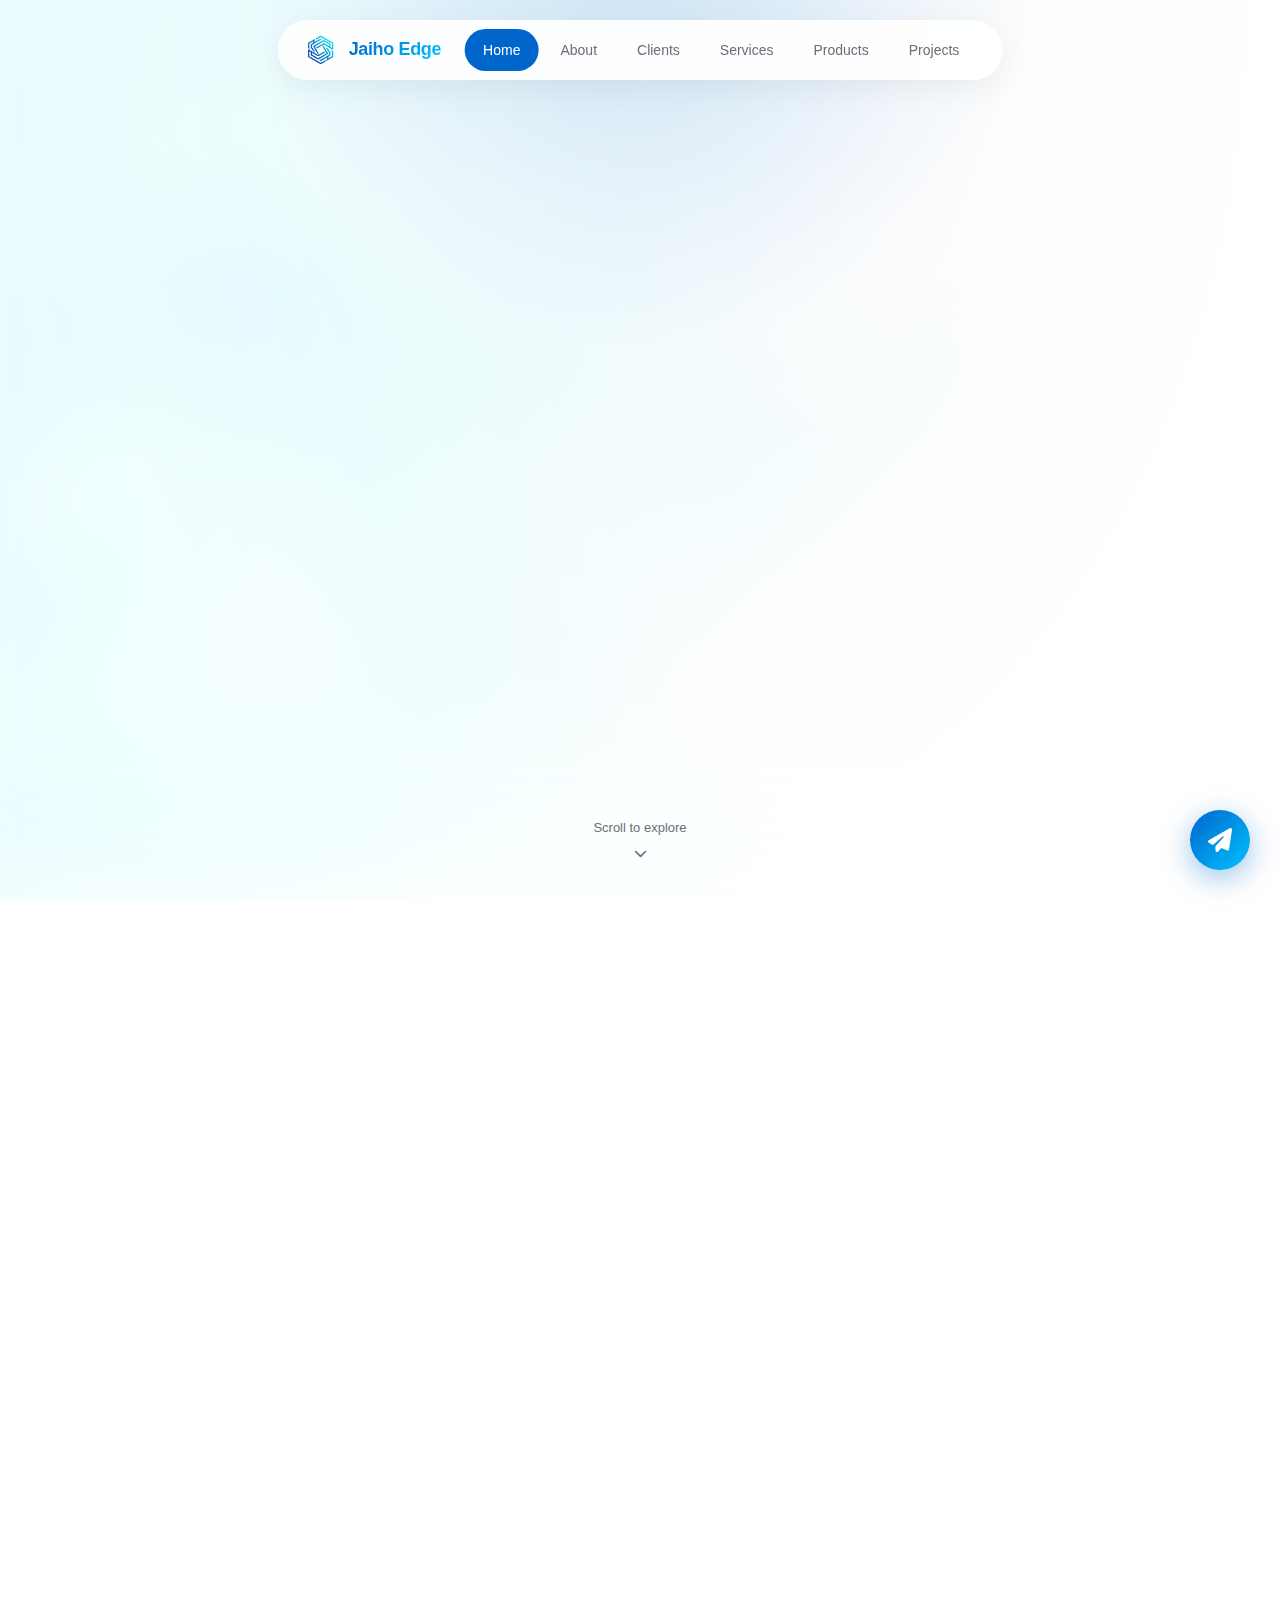
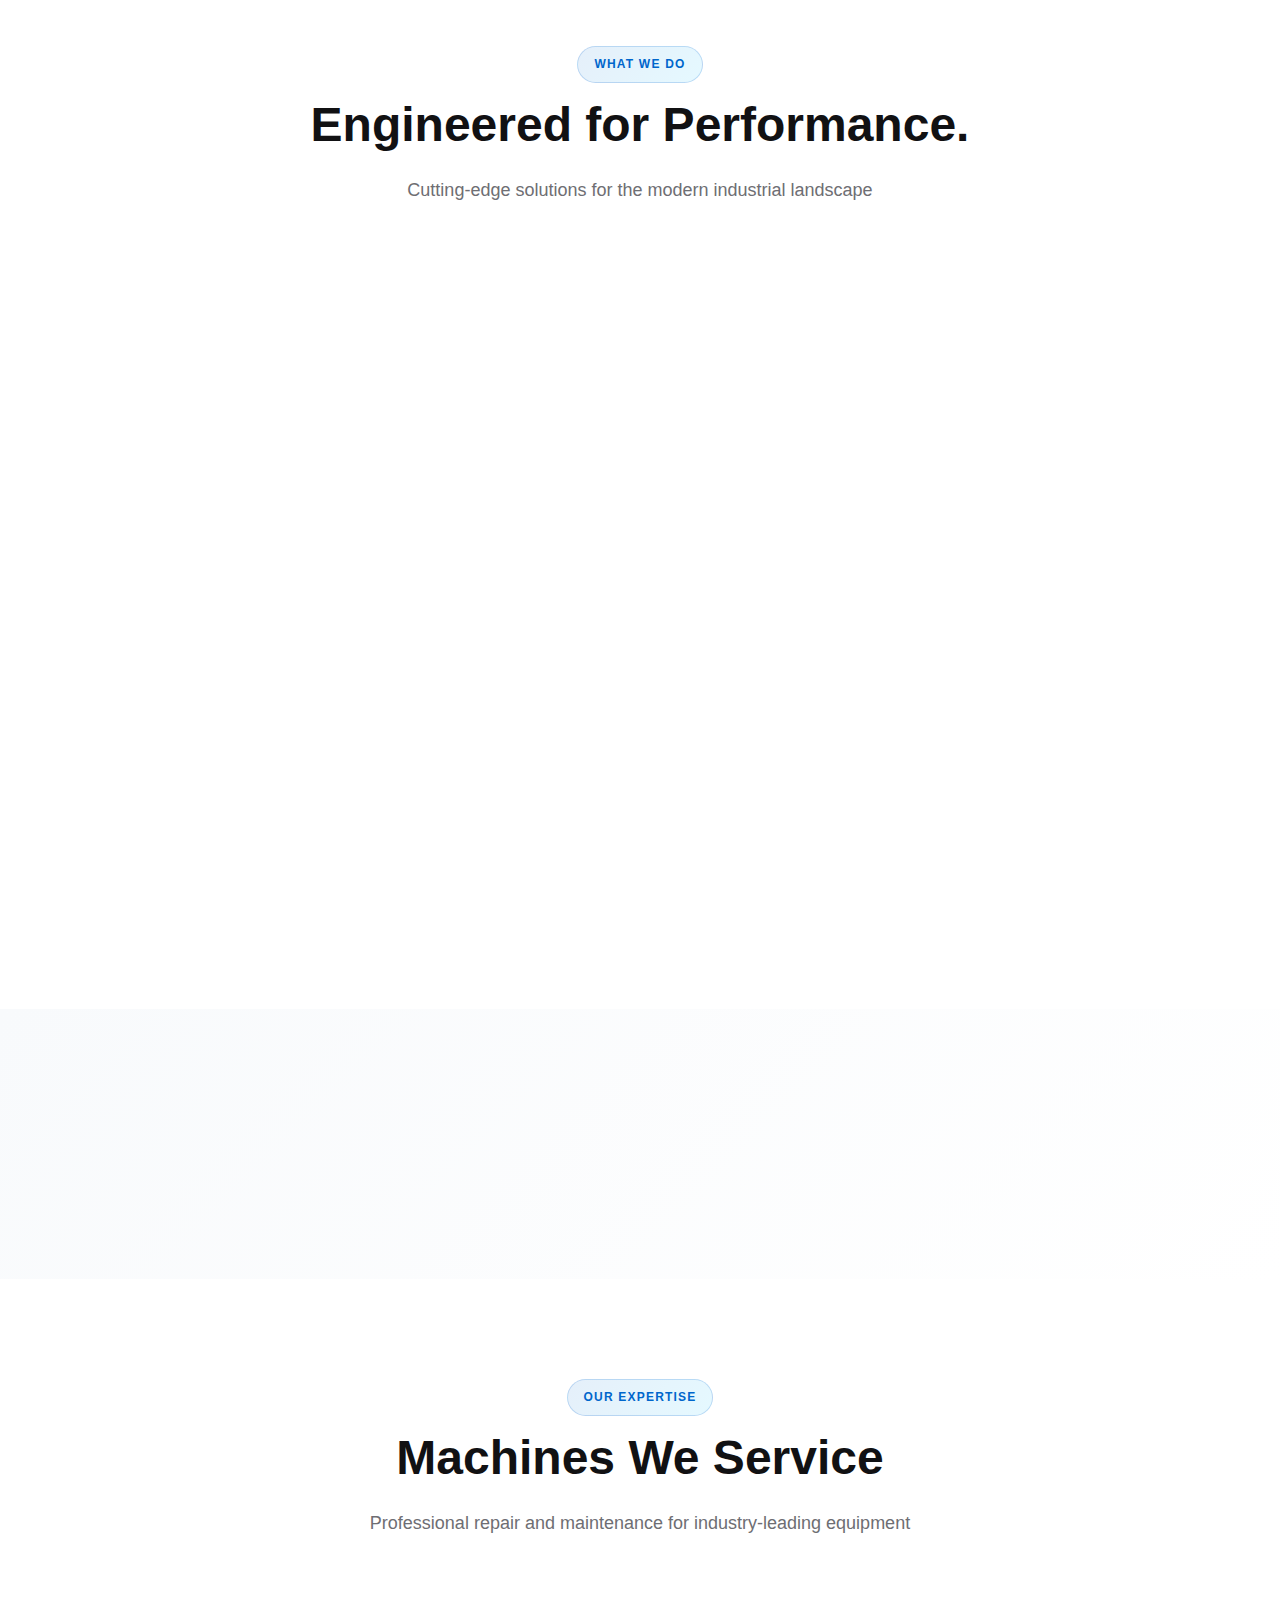
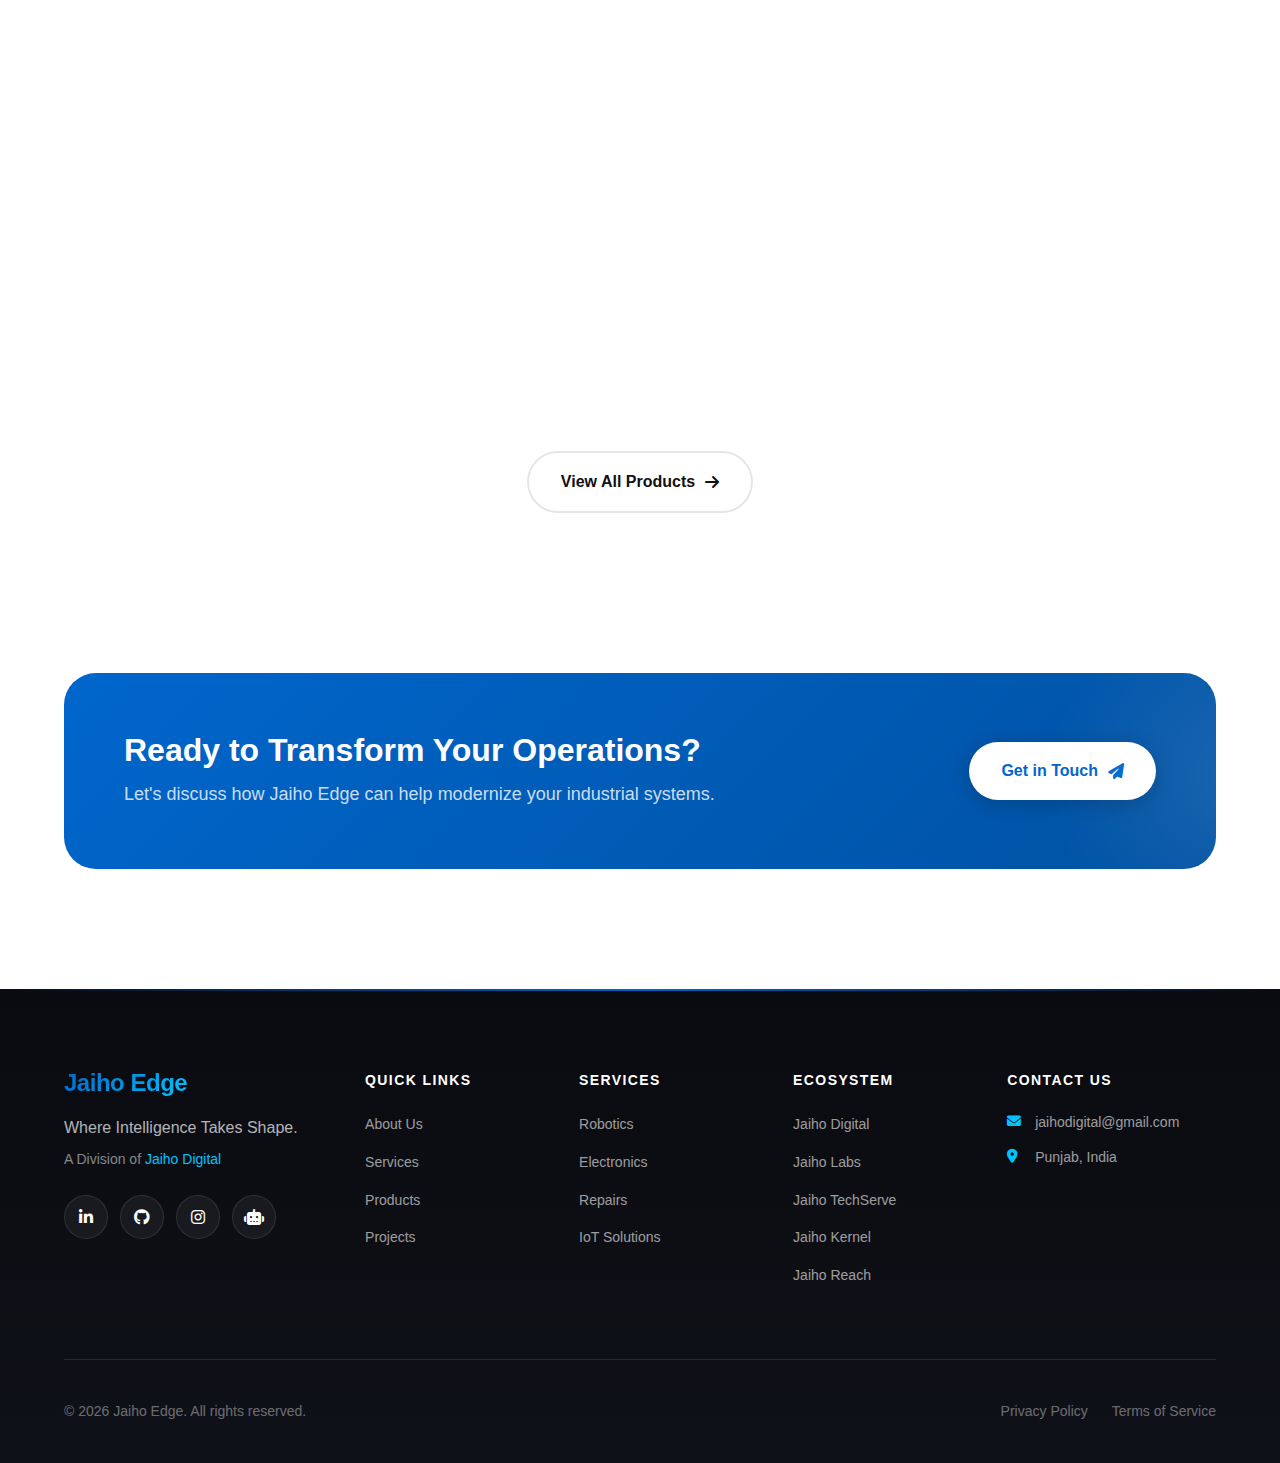
<file: index.html>
<!DOCTYPE html>
<html lang="en">

<head>
    <meta charset="UTF-8">
    <meta name="viewport" content="width=device-width, initial-scale=1.0">
    <title>Jaiho Edge - Where Intelligence Takes Shape</title>
    <meta name="description"
        content="Jaiho Edge specializes in robotics, automation, precision electronics repair, and industrial imaging systems. A Division of Jaiho Digital.">
    <link rel="stylesheet" href="css/styles.css">
    <link rel="stylesheet" href="https://cdnjs.cloudflare.com/ajax/libs/font-awesome/6.5.1/css/all.min.css">
    <link rel="icon" href="assets/jaiho-edge-logo.png" sizes="any">
</head>

<body>

    <!-- Island Navbar -->
    <nav class="navbar">
        <a href="index.html" class="logo">
            <img src="assets/jaiho-edge-logo.png" alt="Jaiho Edge Logo" class="logo-icon">
            <span class="logo-text">Jaiho Edge</span>
        </a>
        <div class="nav-links">
            <a href="index.html" class="active">Home</a>
            <a href="about.html">About</a>
            <a href="clients.html">Clients</a>
            <a href="services.html">Services</a>
            <a href="products.html">Products</a>
            <a href="projects.html">Projects</a>
        </div>
        <button class="mobile-menu-btn" aria-label="Toggle menu">
            <span></span>
            <span></span>
            <span></span>
        </button>
    </nav>

    <!-- Hero Section -->
    <section class="hero">
        <div class="hero-glow"></div>
        <div class="hero-content">
            <div class="hero-badge">Engineering & Services</div>
            <h1>Where Intelligence<br>Takes Shape.</h1>
            <p>Forging the future of physical technology. From advanced robotics to precision electronics repair, we
                bridge the gap between digital intelligence and real-world execution.</p>
            <div class="hero-buttons">
                <a href="#robotics" class="cta-button">
                    <span>Discover Our Work</span>
                    <i class="fas fa-arrow-right"></i>
                </a>
                <a href="services.html" class="cta-button-secondary">
                    <span>Our Services</span>
                </a>
            </div>
        </div>
        <div class="hero-scroll-indicator">
            <span>Scroll to explore</span>
            <i class="fas fa-chevron-down"></i>
        </div>
    </section>

    <!-- Robotics Feature Section -->
    <section class="section" id="robotics">
        <div class="container">
            <div class="robotics-showcase card-wide shadow-lg">
                <div class="robotics-text">
                    <div class="section-badge">New Frontier</div>
                    <h2>Robotics & Automation.</h2>
                    <p class="robotics-desc">
                        We engineer the physical limbs of the digital mind. Our custom robotic solutions bridge the gap
                        between AI commands and real-world execution.
                    </p>
                    <div class="robotics-features">
                        <div class="feature-item">
                            <div class="feature-icon">
                                <i class="fas fa-industry"></i>
                            </div>
                            <div>
                                <h5>Industrial Automation</h5>
                                <p>High-torque actuators and precision control systems for factory floors.</p>
                            </div>
                        </div>
                        <div class="feature-item">
                            <div class="feature-icon">
                                <i class="fas fa-robot"></i>
                            </div>
                            <div>
                                <h5>Service Robots</h5>
                                <p>Autonomous units designed for human-centric environments.</p>
                            </div>
                        </div>
                    </div>
                    <a href="services.html" class="learn-more-link">
                        <span>Learn more about our robotics</span>
                        <i class="fas fa-arrow-right"></i>
                    </a>
                </div>
                <div class="robotics-img"></div>
            </div>
        </div>
    </section>

    <!-- Bento Grid Services -->
    <section class="section" id="services" style="padding-top: 0;">
        <div class="container">
            <div class="section-header">
                <div class="section-badge">What We Do</div>
                <h2 class="text-center">Engineered for Performance.</h2>
                <p class="section-subtitle">Cutting-edge solutions for the modern industrial landscape</p>
            </div>
            <div class="grid-section">

                <!-- Electronics -->
                <div class="card card-half card-dark">
                    <div class="card-icon">
                        <i class="fas fa-microchip"></i>
                    </div>
                    <h3>Embedded Electronics</h3>
                    <p>Custom PCB architectures designed for extreme durability and efficiency.</p>
                    <img src="assets/electronics.png" class="card-bg" alt="Electronics">
                </div>

                <!-- IoT -->
                <div class="card card-half card-gradient">
                    <div class="card-icon">
                        <i class="fas fa-network-wired"></i>
                    </div>
                    <h3>IoT Ecosystems</h3>
                    <p>Seamlessly connecting devices to the Jaiho Kernel cloud infrastructure.</p>
                    <div class="card-decorative"></div>
                </div>

                <!-- Repairs (Wide) -->
                <div class="card card-wide card-featured" id="repairs">
                    <img src="assets/fujifilm-frontier.png" class="card-bg" alt="Repairs">
                    <div class="card-content-wide">
                        <div class="card-main">
                            <div class="card-icon">
                                <i class="fas fa-tools"></i>
                            </div>
                            <h3>Precision Repairs</h3>
                            <p>Authorized maintenance for high-value industrial imaging systems. We breathe new life
                                into legacy hardware with expert diagnostics and repair.</p>
                        </div>
                        <div class="card-machines">
                            <h4>Supported Systems</h4>
                            <ul class="machine-list">
                                <li>
                                    <i class="fas fa-check-circle"></i>
                                    <span>Fujifilm Frontier (LPS / Standard)</span>
                                </li>
                                <li>
                                    <i class="fas fa-check-circle"></i>
                                    <span>Noritsu (3200 / 3700 / 3800)</span>
                                </li>
                                <li>
                                    <i class="fas fa-check-circle"></i>
                                    <span>Complex Board Diagnostics</span>
                                </li>
                            </ul>
                        </div>
                    </div>
                </div>

            </div>
        </div>
    </section>

    <!-- Stats Section -->
    <section class="section stats-section">
        <div class="container">
            <div class="stats-grid">
                <div class="stat-item">
                    <div class="stat-number" data-count="150">150+</div>
                    <div class="stat-label">Machines Repaired</div>
                </div>
                <div class="stat-item">
                    <div class="stat-number" data-count="50">50+</div>
                    <div class="stat-label">Happy Clients</div>
                </div>
                <div class="stat-item">
                    <div class="stat-number" data-count="10">10+</div>
                    <div class="stat-label">Years Experience</div>
                </div>
                <div class="stat-item">
                    <div class="stat-number" data-count="24">24/7</div>
                    <div class="stat-label">Support Available</div>
                </div>
            </div>
        </div>
    </section>

    <!-- Machines Gallery Preview -->
    <section class="section machines-section">
        <div class="container">
            <div class="section-header">
                <div class="section-badge">Our Expertise</div>
                <h2 class="text-center">Machines We Service</h2>
                <p class="section-subtitle">Professional repair and maintenance for industry-leading equipment</p>
            </div>
            <div class="machines-grid">
                <div class="machine-card">
                    <div class="machine-image">
                        <img src="assets/fujifilm-frontier.png" alt="Fujifilm Frontier">
                    </div>
                    <div class="machine-info">
                        <h4>Fujifilm Frontier</h4>
                        <p>LPS & Standard Series</p>
                    </div>
                </div>
                <div class="machine-card">
                    <div class="machine-image">
                        <img src="assets/noritsu-3700.png" alt="Noritsu 3700">
                    </div>
                    <div class="machine-info">
                        <h4>Noritsu Series</h4>
                        <p>3200 / 3700 / 3800</p>
                    </div>
                </div>
            </div>
            <div class="text-center" style="margin-top: 40px;">
                <a href="products.html" class="cta-button-secondary">
                    <span>View All Products</span>
                    <i class="fas fa-arrow-right"></i>
                </a>
            </div>
        </div>
    </section>

    <!-- CTA Section -->
    <section class="section cta-section">
        <div class="container">
            <div class="cta-card">
                <div class="cta-content">
                    <h2>Ready to Transform Your Operations?</h2>
                    <p>Let's discuss how Jaiho Edge can help modernize your industrial systems.</p>
                </div>
                <a href="mailto:jaihodigital@gmail.com" class="cta-button">
                    <span>Get in Touch</span>
                    <i class="fas fa-paper-plane"></i>
                </a>
            </div>
        </div>
    </section>

    <!-- Enhanced Footer -->
    <footer id="ecosystem">
        <div class="footer-glow"></div>
        <div class="container">
            <div class="footer-main">
                <!-- Column 1: Brand -->
                <div class="footer-brand">
                    <div class="footer-logo">
                        <span class="logo-text">Jaiho Edge</span>
                    </div>
                    <p class="footer-tagline">Where Intelligence Takes Shape.</p>
                    <p class="footer-division">A Division of <a href="https://jaiho-digital.onrender.com/">Jaiho
                            Digital</a></p>
                    <div class="footer-social">
                        <a href="https://linkedin.com" target="_blank" aria-label="LinkedIn">
                            <i class="fab fa-linkedin-in"></i>
                        </a>
                        <a href="https://github.com" target="_blank" aria-label="GitHub">
                            <i class="fab fa-github"></i>
                        </a>
                        <a href="https://instagram.com" target="_blank" aria-label="Instagram">
                            <i class="fab fa-instagram"></i>
                        </a>
                        <a href="https://huggingface.co" target="_blank" aria-label="Hugging Face">
                            <i class="fas fa-robot"></i>
                        </a>
                    </div>
                </div>

                <!-- Column 2: Quick Links -->
                <div class="footer-links">
                    <h4>Quick Links</h4>
                    <ul>
                        <li><a href="about.html">About Us</a></li>
                        <li><a href="services.html">Services</a></li>
                        <li><a href="products.html">Products</a></li>
                        <li><a href="projects.html">Projects</a></li>
                    </ul>
                </div>

                <!-- Column 3: Services -->
                <div class="footer-links">
                    <h4>Services</h4>
                    <ul>
                        <li><a href="services.html#robotics">Robotics</a></li>
                        <li><a href="services.html#electronics">Electronics</a></li>
                        <li><a href="services.html#repairs">Repairs</a></li>
                        <li><a href="services.html#iot">IoT Solutions</a></li>
                    </ul>
                </div>

                <!-- Column 4: Ecosystem -->
                <div class="footer-links">
                    <h4>Ecosystem</h4>
                    <ul>
                        <li><a href="https://jaiho-digital.onrender.com/" target="_blank">Jaiho Digital</a></li>
                        <li><a href="https://jaiho-labs.onrender.com/" target="_blank">Jaiho Labs</a></li>
                        <li><a href="https://jaihotechserve.onrender.com/" target="_blank">Jaiho TechServe</a></li>
                        <li><a href="https://jaihokernel.onrender.com/" target="_blank">Jaiho Kernel</a></li>
                        <li><a href="https://jaiho-digital.onrender.com/org_sub_pages/jaiho_reach.html"
                                target="_blank">Jaiho Reach</a></li>
                    </ul>
                </div>

                <!-- Column 5: Contact -->
                <div class="footer-links footer-contact">
                    <h4>Contact Us</h4>
                    <ul>
                        <li>
                            <i class="fas fa-envelope"></i>
                            <a href="mailto:jaihodigital@gmail.com">jaihodigital@gmail.com</a>
                        </li>
                        <!--<li>
                            <i class="fas fa-phone"></i>
                            <span>+91 98765 43210</span>
                        </li>-->
                        <li>
                            <i class="fas fa-map-marker-alt"></i>
                            <span>Punjab, India</span>
                        </li>
                    </ul>
                </div>
            </div>

            <div class="footer-bottom">
                <p>&copy; 2026 Jaiho Edge. All rights reserved.</p>
                <div class="footer-bottom-links">
                    <a href="#">Privacy Policy</a>
                    <a href="#">Terms of Service</a>
                </div>
            </div>
        </div>
    </footer>

    <!-- Floating Contact Button -->
    <a href="mailto:jaihodigital@gmail.com" class="floating-contact" aria-label="Contact us">
        <i class="fas fa-paper-plane"></i>
    </a>

    <script>
        // Intersection Observer for animations
        const observer = new IntersectionObserver((entries) => {
            entries.forEach(entry => {
                if (entry.isIntersecting) {
                    entry.target.classList.add('animate-in');
                }
            });
        }, { threshold: 0.1 });

        document.querySelectorAll('.card, .robotics-showcase, .stat-item, .machine-card').forEach(el => {
            observer.observe(el);
        });

        // Mobile menu toggle
        const mobileMenuBtn = document.querySelector('.mobile-menu-btn');
        const navLinks = document.querySelector('.nav-links');

        if (mobileMenuBtn) {
            mobileMenuBtn.addEventListener('click', () => {
                mobileMenuBtn.classList.toggle('active');
                navLinks.classList.toggle('active');
            });
        }

        // Smooth scroll for anchor links
        document.querySelectorAll('a[href^="#"]').forEach(anchor => {
            anchor.addEventListener('click', function (e) {
                e.preventDefault();
                const target = document.querySelector(this.getAttribute('href'));
                if (target) {
                    target.scrollIntoView({
                        behavior: 'smooth',
                        block: 'start'
                    });
                }
            });
        });

        // Navbar scroll effect
        window.addEventListener('scroll', () => {
            const navbar = document.querySelector('.navbar');
            if (window.scrollY > 50) {
                navbar.classList.add('scrolled');
            } else {
                navbar.classList.remove('scrolled');
            }
        });
    </script>
</body>

</html>
</file>
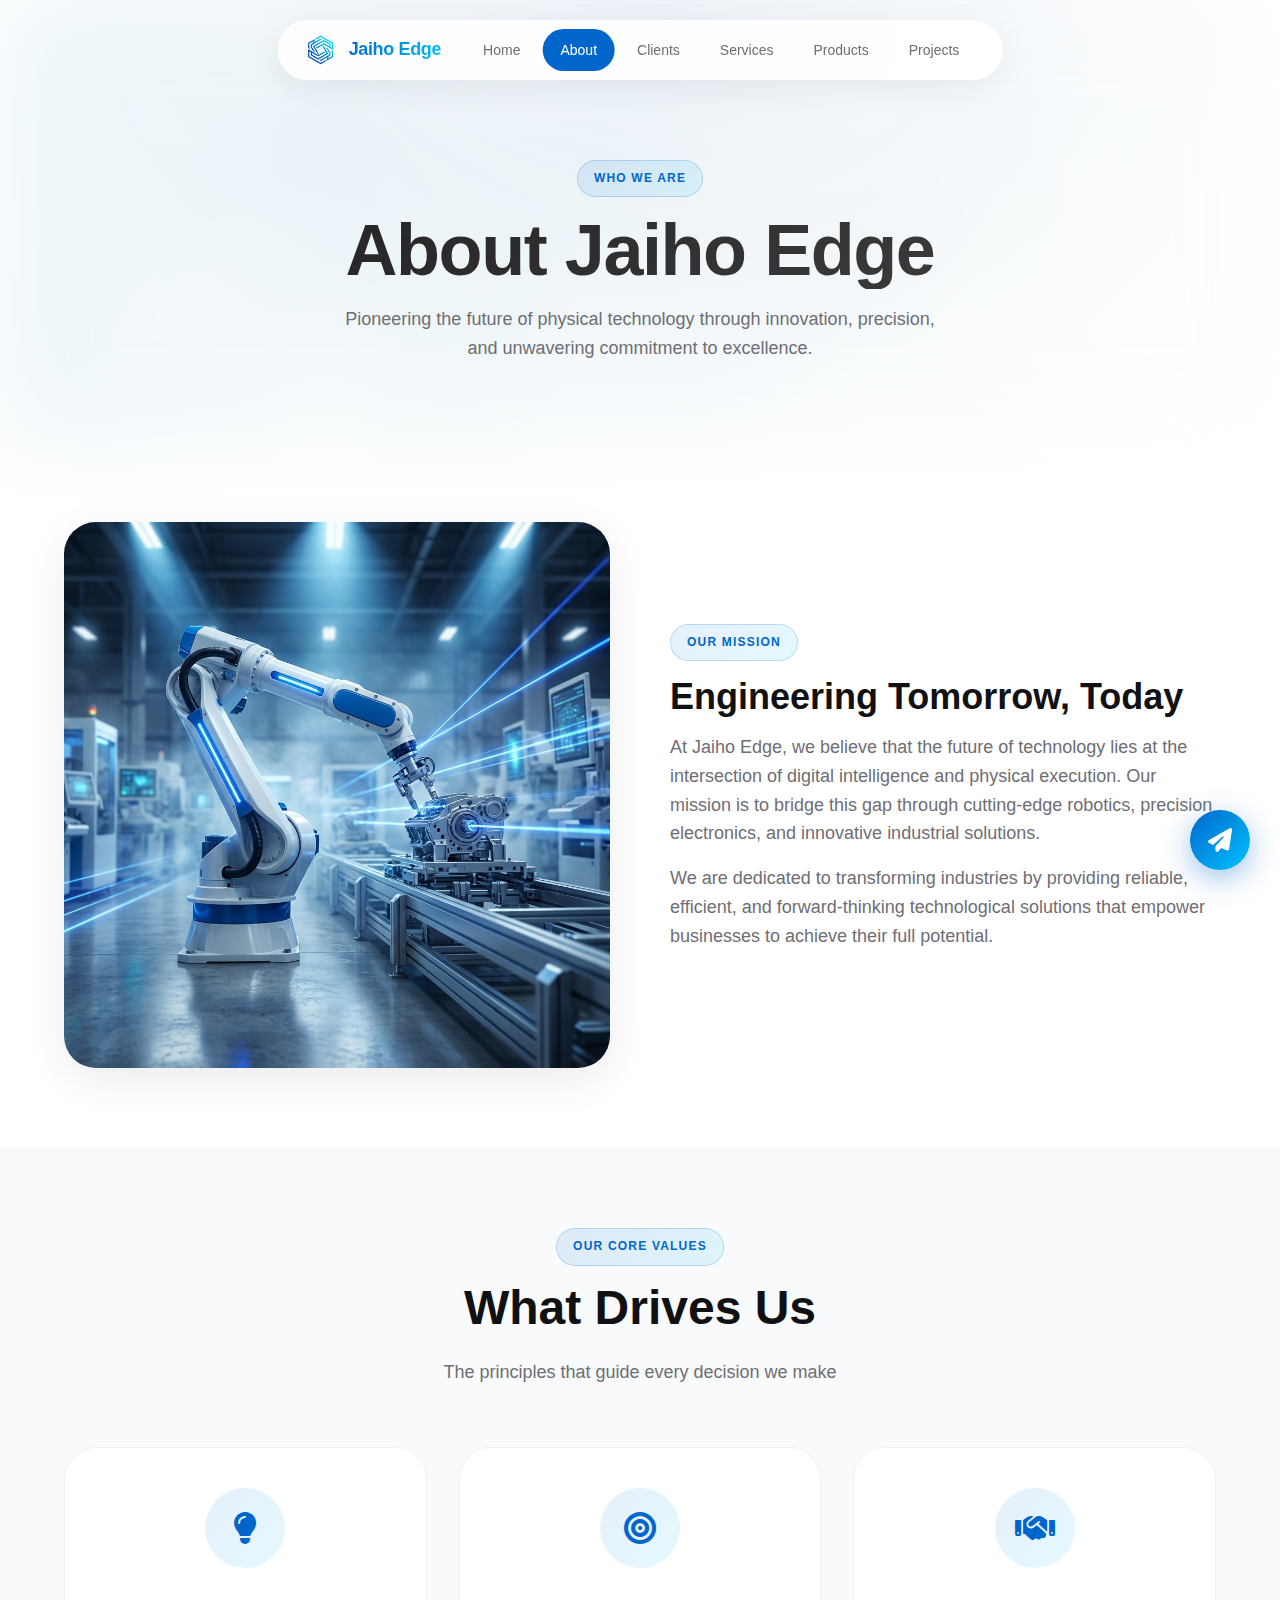
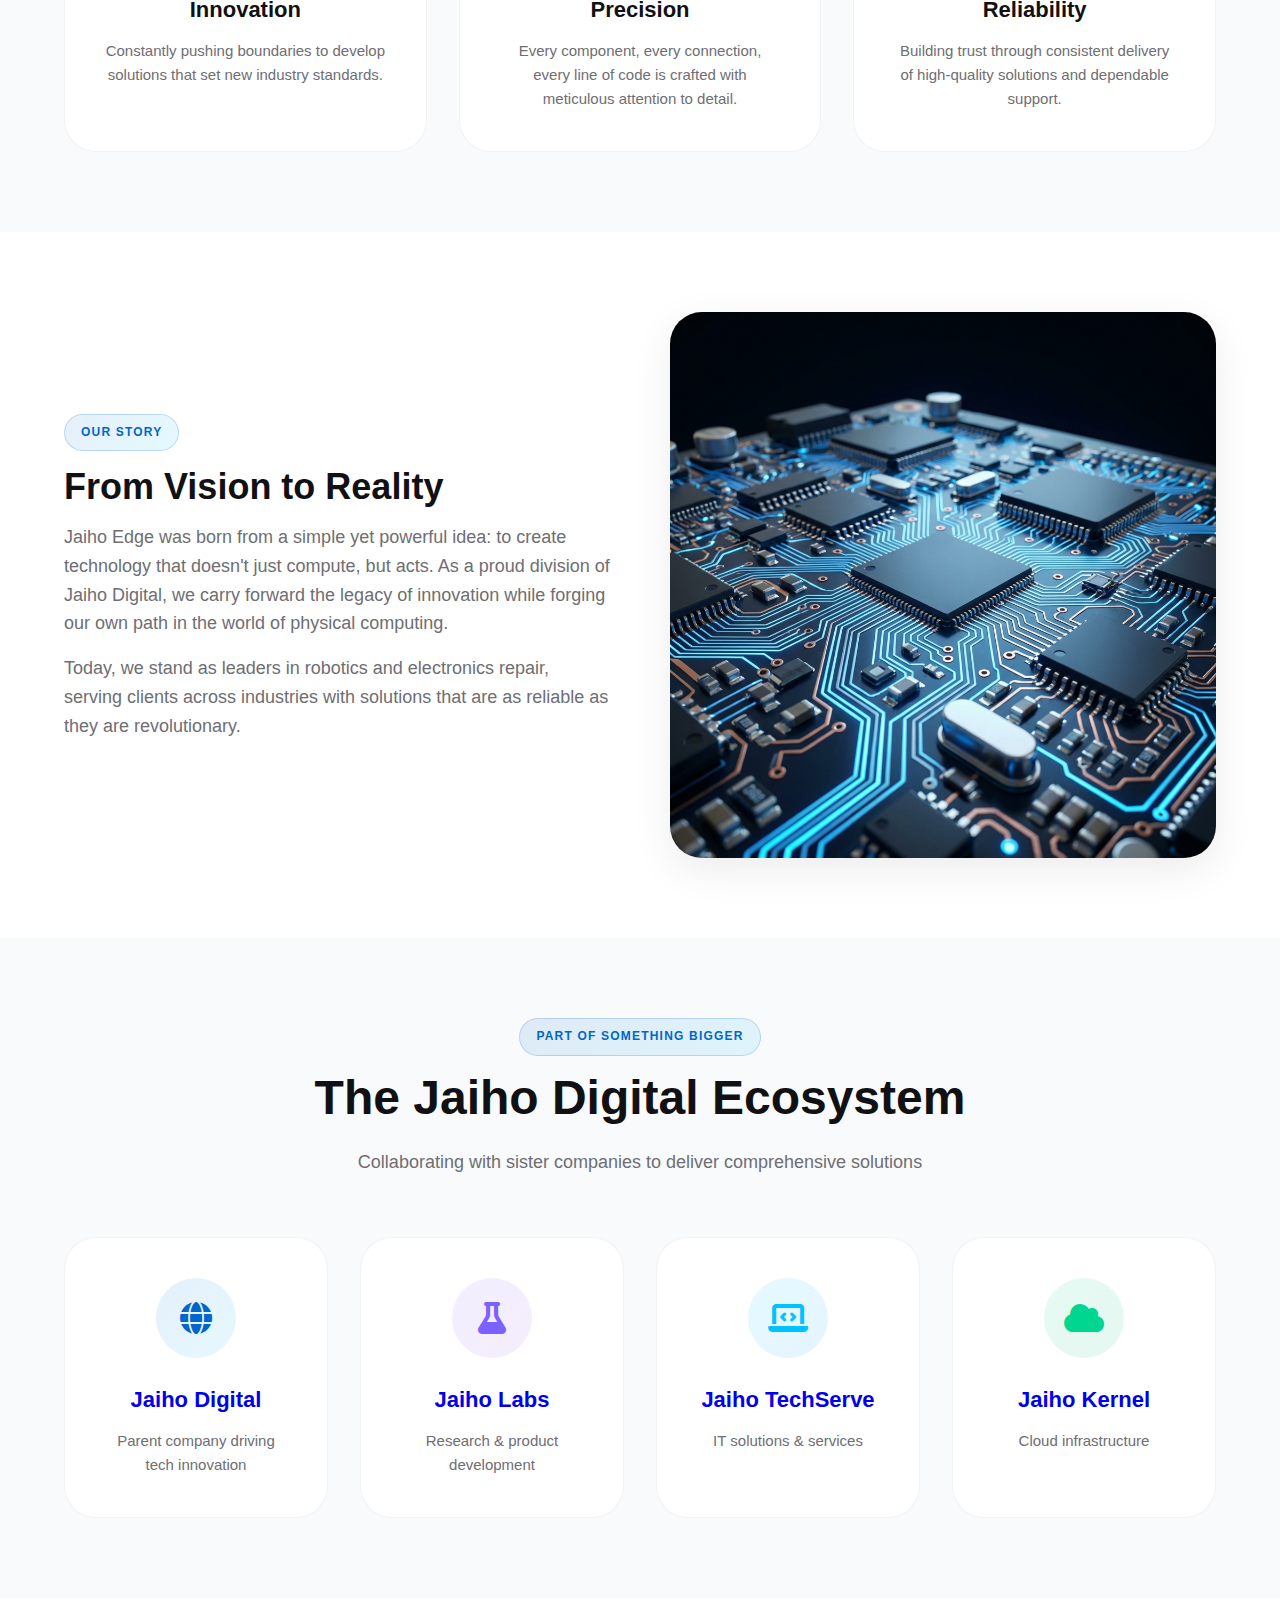
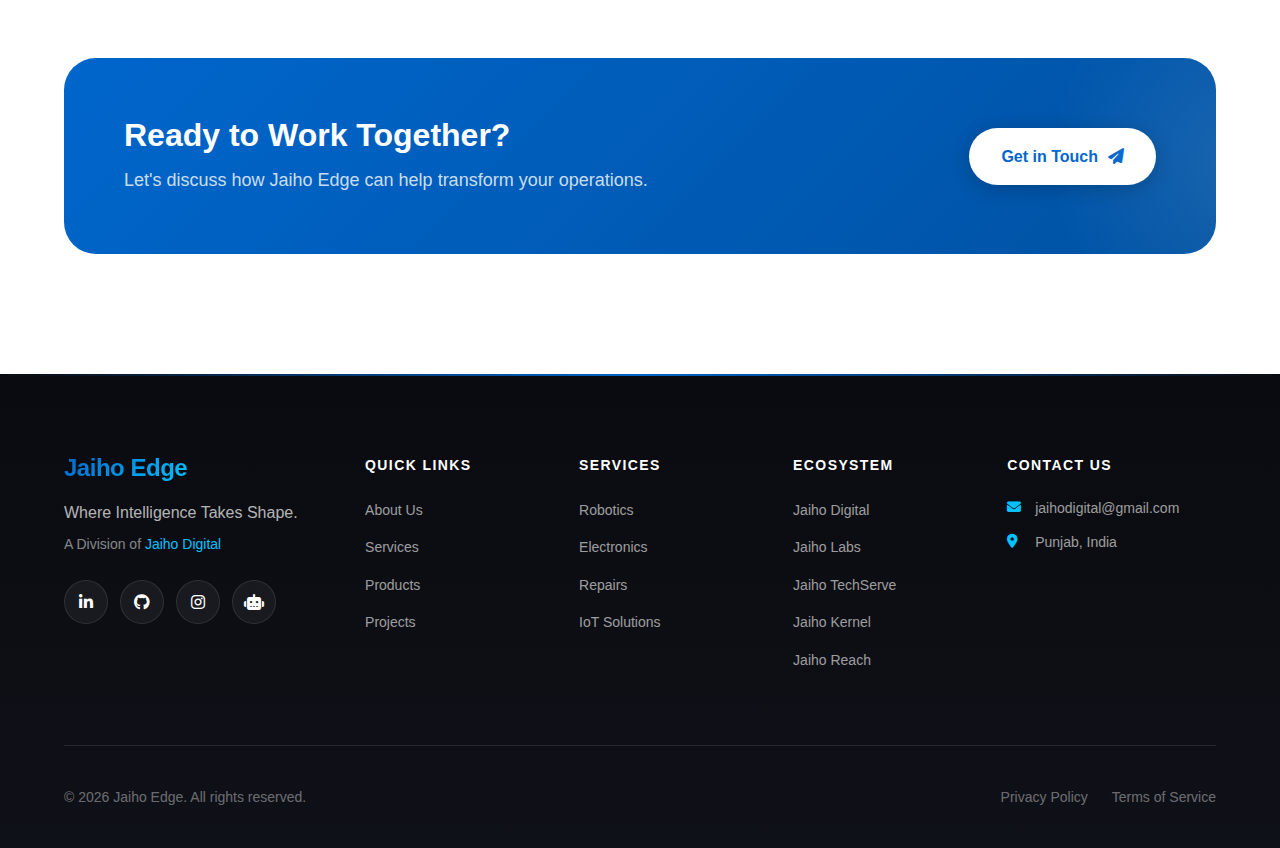
<file: about.html>
<!DOCTYPE html>
<html lang="en">

<head>
    <meta charset="UTF-8">
    <meta name="viewport" content="width=device-width, initial-scale=1.0">
    <title>About Us - Jaiho Edge</title>
    <meta name="description"
        content="Learn about Jaiho Edge - pioneers in robotics, automation, and precision electronics repair. A Division of Jaiho Digital.">
    <link rel="stylesheet" href="css/styles.css">
    <link rel="stylesheet" href="https://cdnjs.cloudflare.com/ajax/libs/font-awesome/6.5.1/css/all.min.css">
    <link rel="icon" href="assets/jaiho-edge-logo.png" sizes="any">
</head>

<body>

    <!-- Island Navbar -->
    <nav class="navbar">
        <a href="index.html" class="logo">
            <img src="assets/jaiho-edge-logo.png" alt="Jaiho Edge Logo" class="logo-icon">
            <span class="logo-text">Jaiho Edge</span>
        </a>
        <div class="nav-links">
            <a href="index.html">Home</a>
            <a href="about.html" class="active">About</a>
            <a href="clients.html">Clients</a>
            <a href="services.html">Services</a>
            <a href="products.html">Products</a>
            <a href="projects.html">Projects</a>
        </div>
        <button class="mobile-menu-btn" aria-label="Toggle menu">
            <span></span>
            <span></span>
            <span></span>
        </button>
    </nav>

    <!-- Page Header -->
    <section class="page-header">
        <div class="page-header-content">
            <div class="section-badge">Who We Are</div>
            <h1>About Jaiho Edge</h1>
            <p>Pioneering the future of physical technology through innovation, precision, and unwavering commitment to
                excellence.</p>
        </div>
    </section>

    <!-- Mission Section -->
    <section class="content-section">
        <div class="container">
            <div class="content-grid">
                <div class="content-image">
                    <img src="assets/robotics.png" alt="Our Mission">
                </div>
                <div class="content-text">
                    <div class="section-badge">Our Mission</div>
                    <h2>Engineering Tomorrow, Today</h2>
                    <p>At Jaiho Edge, we believe that the future of technology lies at the intersection of digital
                        intelligence and physical execution. Our mission is to bridge this gap through cutting-edge
                        robotics, precision electronics, and innovative industrial solutions.</p>
                    <p>We are dedicated to transforming industries by providing reliable, efficient, and
                        forward-thinking technological solutions that empower businesses to achieve their full
                        potential.</p>
                </div>
            </div>
        </div>
    </section>

    <!-- Values Section -->
    <section class="content-section">
        <div class="container">
            <div class="section-header">
                <div class="section-badge">Our Core Values</div>
                <h2 class="text-center">What Drives Us</h2>
                <p class="section-subtitle">The principles that guide every decision we make</p>
            </div>
            <div class="services-grid">
                <div class="service-card">
                    <div class="service-icon">
                        <i class="fas fa-lightbulb"></i>
                    </div>
                    <h3>Innovation</h3>
                    <p>Constantly pushing boundaries to develop solutions that set new industry standards.</p>
                </div>
                <div class="service-card">
                    <div class="service-icon">
                        <i class="fas fa-bullseye"></i>
                    </div>
                    <h3>Precision</h3>
                    <p>Every component, every connection, every line of code is crafted with meticulous attention to
                        detail.</p>
                </div>
                <div class="service-card">
                    <div class="service-icon">
                        <i class="fas fa-handshake"></i>
                    </div>
                    <h3>Reliability</h3>
                    <p>Building trust through consistent delivery of high-quality solutions and dependable support.</p>
                </div>
            </div>
        </div>
    </section>

    <!-- Story Section -->
    <section class="content-section">
        <div class="container">
            <div class="content-grid reverse">
                <div class="content-image">
                    <img src="assets/electronics.png" alt="Our Story">
                </div>
                <div class="content-text">
                    <div class="section-badge">Our Story</div>
                    <h2>From Vision to Reality</h2>
                    <p>Jaiho Edge was born from a simple yet powerful idea: to create technology that doesn't just
                        compute, but acts. As a proud division of Jaiho Digital, we carry forward the legacy of
                        innovation while forging our own path in the world of physical computing.</p>
                    <p>Today, we stand as leaders in robotics and electronics repair, serving clients across industries
                        with solutions that are as reliable as they are revolutionary.</p>
                </div>
            </div>
        </div>
    </section>



    <!-- Ecosystem Section -->
    <section class="content-section">
        <div class="container">
            <div class="section-header">
                <div class="section-badge">Part of Something Bigger</div>
                <h2 class="text-center">The Jaiho Digital Ecosystem</h2>
                <p class="section-subtitle">Collaborating with sister companies to deliver comprehensive solutions</p>
            </div>
            <div class="services-grid" style="grid-template-columns: repeat(4, 1fr);">
                <a href="https://jaiho-digital.onrender.com/" target="_blank" class="service-card"
                    style="text-decoration: none;">
                    <div class="service-icon">
                        <i class="fas fa-globe"></i>
                    </div>
                    <h3>Jaiho Digital</h3>
                    <p>Parent company driving tech innovation</p>
                </a>
                <a href="https://jaiho-labs.onrender.com/" target="_blank" class="service-card"
                    style="text-decoration: none;">
                    <div class="service-icon"
                        style="background: linear-gradient(135deg, rgba(123, 97, 255, 0.1) 0%, rgba(157, 78, 221, 0.1) 100%);">
                        <i class="fas fa-flask" style="color: #7B61FF;"></i>
                    </div>
                    <h3>Jaiho Labs</h3>
                    <p>Research & product development</p>
                </a>
                <a href="https://jaihotechserve.onrender.com/" target="_blank" class="service-card"
                    style="text-decoration: none;">
                    <div class="service-icon"
                        style="background: linear-gradient(135deg, rgba(0, 194, 255, 0.1) 0%, rgba(0, 150, 255, 0.1) 100%);">
                        <i class="fas fa-laptop-code" style="color: #00C2FF;"></i>
                    </div>
                    <h3>Jaiho TechServe</h3>
                    <p>IT solutions & services</p>
                </a>
                <a href="https://jaihokernel.onrender.com/" target="_blank" class="service-card"
                    style="text-decoration: none;">
                    <div class="service-icon"
                        style="background: linear-gradient(135deg, rgba(0, 214, 143, 0.1) 0%, rgba(0, 180, 120, 0.1) 100%);">
                        <i class="fas fa-cloud" style="color: #00D68F;"></i>
                    </div>
                    <h3>Jaiho Kernel</h3>
                    <p>Cloud infrastructure</p>
                </a>
            </div>
        </div>
    </section>

    <!-- CTA Section -->
    <section class="section cta-section">
        <div class="container">
            <div class="cta-card">
                <div class="cta-content">
                    <h2>Ready to Work Together?</h2>
                    <p>Let's discuss how Jaiho Edge can help transform your operations.</p>
                </div>
                <a href="mailto:jaihodigital@gmail.com" class="cta-button">
                    <span>Get in Touch</span>
                    <i class="fas fa-paper-plane"></i>
                </a>
            </div>
        </div>
    </section>

    <!-- Footer -->
    <footer id="ecosystem">
        <div class="footer-glow"></div>
        <div class="container">
            <div class="footer-main">
                <div class="footer-brand">
                    <div class="footer-logo">
                        <span class="logo-text">Jaiho Edge</span>
                    </div>
                    <p class="footer-tagline">Where Intelligence Takes Shape.</p>
                    <p class="footer-division">A Division of <a href="https://jaiho-digital.onrender.com/">Jaiho
                            Digital</a></p>
                    <div class="footer-social">
                        <a href="https://linkedin.com" target="_blank" aria-label="LinkedIn"><i
                                class="fab fa-linkedin-in"></i></a>
                        <a href="https://github.com" target="_blank" aria-label="GitHub"><i
                                class="fab fa-github"></i></a>
                        <a href="https://instagram.com" target="_blank" aria-label="Instagram"><i
                                class="fab fa-instagram"></i></a>
                        <a href="https://huggingface.co" target="_blank" aria-label="Hugging Face"><i
                                class="fas fa-robot"></i></a>
                    </div>
                </div>
                <div class="footer-links">
                    <h4>Quick Links</h4>
                    <ul>
                        <li><a href="about.html">About Us</a></li>
                        <li><a href="services.html">Services</a></li>
                        <li><a href="products.html">Products</a></li>
                        <li><a href="projects.html">Projects</a></li>
                    </ul>
                </div>
                <div class="footer-links">
                    <h4>Services</h4>
                    <ul>
                        <li><a href="services.html#robotics">Robotics</a></li>
                        <li><a href="services.html#electronics">Electronics</a></li>
                        <li><a href="services.html#repairs">Repairs</a></li>
                        <li><a href="services.html#iot">IoT Solutions</a></li>
                    </ul>
                </div>
                <div class="footer-links">
                    <h4>Ecosystem</h4>
                    <ul>
                        <li><a href="https://jaiho-digital.onrender.com/" target="_blank">Jaiho Digital</a></li>
                        <li><a href="https://jaiho-labs.onrender.com/" target="_blank">Jaiho Labs</a></li>
                        <li><a href="https://jaihotechserve.onrender.com/" target="_blank">Jaiho TechServe</a></li>
                        <li><a href="https://jaihokernel.onrender.com/" target="_blank">Jaiho Kernel</a></li>
                        <li><a href="https://jaiho-digital.onrender.com/org_sub_pages/jaiho_reach.html"
                                target="_blank">Jaiho Reach</a></li>
                    </ul>
                </div>
                <div class="footer-links footer-contact">
                    <h4>Contact Us</h4>
                    <ul>
                        <li>
                            <i class="fas fa-envelope"></i>
                            <a href="mailto:jaihodigital@gmail.com">jaihodigital@gmail.com</a>
                        </li>
                        <!---<li>
                            <i class="fas fa-phone"></i>
                            <span>+91 98765 43210</span>
                        </li>--->
                        <li>
                            <i class="fas fa-map-marker-alt"></i>
                            <span>Punjab, India</span>
                        </li>
                    </ul>
                </div>
            </div>
            <div class="footer-bottom">
                <p>&copy; 2026 Jaiho Edge. All rights reserved.</p>
                <div class="footer-bottom-links">
                    <a href="#">Privacy Policy</a>
                    <a href="#">Terms of Service</a>
                </div>
            </div>
        </div>
    </footer>

    <a href="mailto:jaihodigital@gmail.com" class="floating-contact" aria-label="Contact us">
        <i class="fas fa-paper-plane"></i>
    </a>

    <script>
        const mobileMenuBtn = document.querySelector('.mobile-menu-btn');
        const navLinks = document.querySelector('.nav-links');
        if (mobileMenuBtn) {
            mobileMenuBtn.addEventListener('click', () => {
                mobileMenuBtn.classList.toggle('active');
                navLinks.classList.toggle('active');
            });
        }
        window.addEventListener('scroll', () => {
            const navbar = document.querySelector('.navbar');
            if (window.scrollY > 50) {
                navbar.classList.add('scrolled');
            } else {
                navbar.classList.remove('scrolled');
            }
        });
    </script>
</body>

</html>
</file>
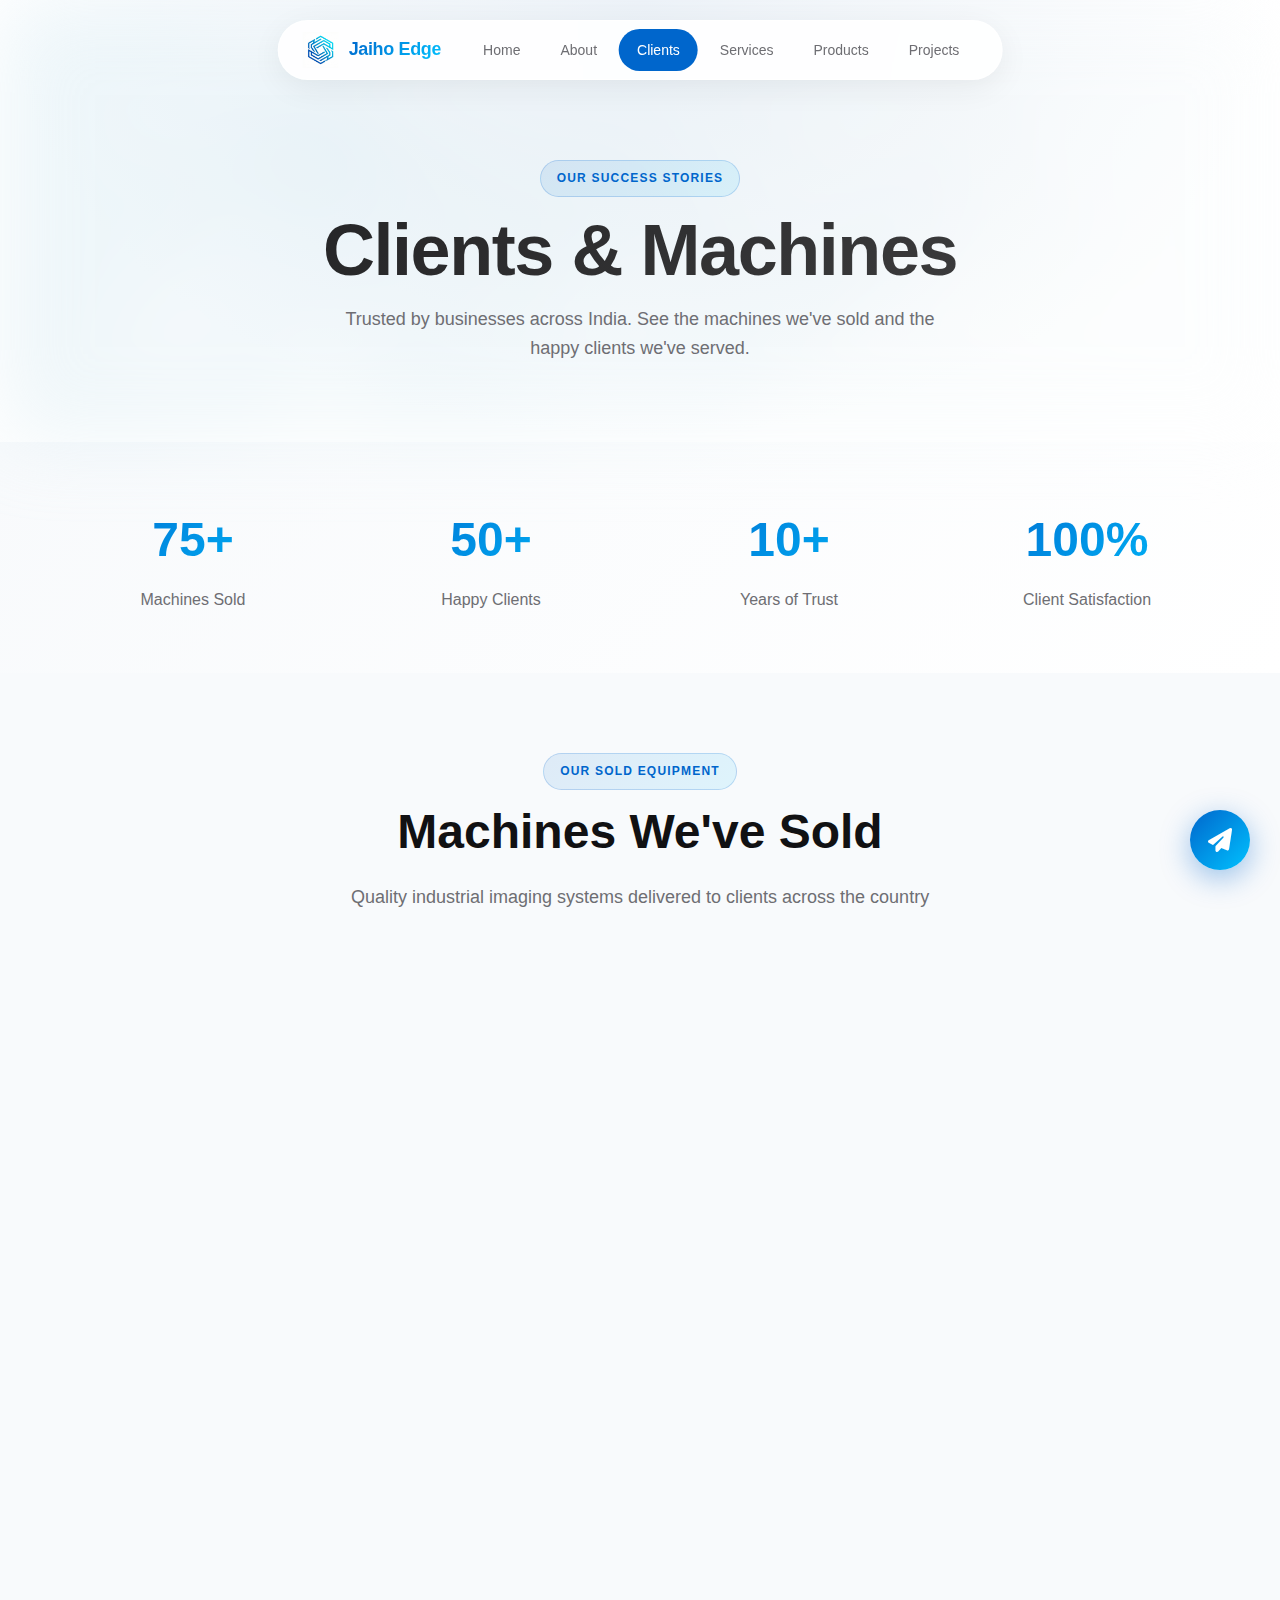
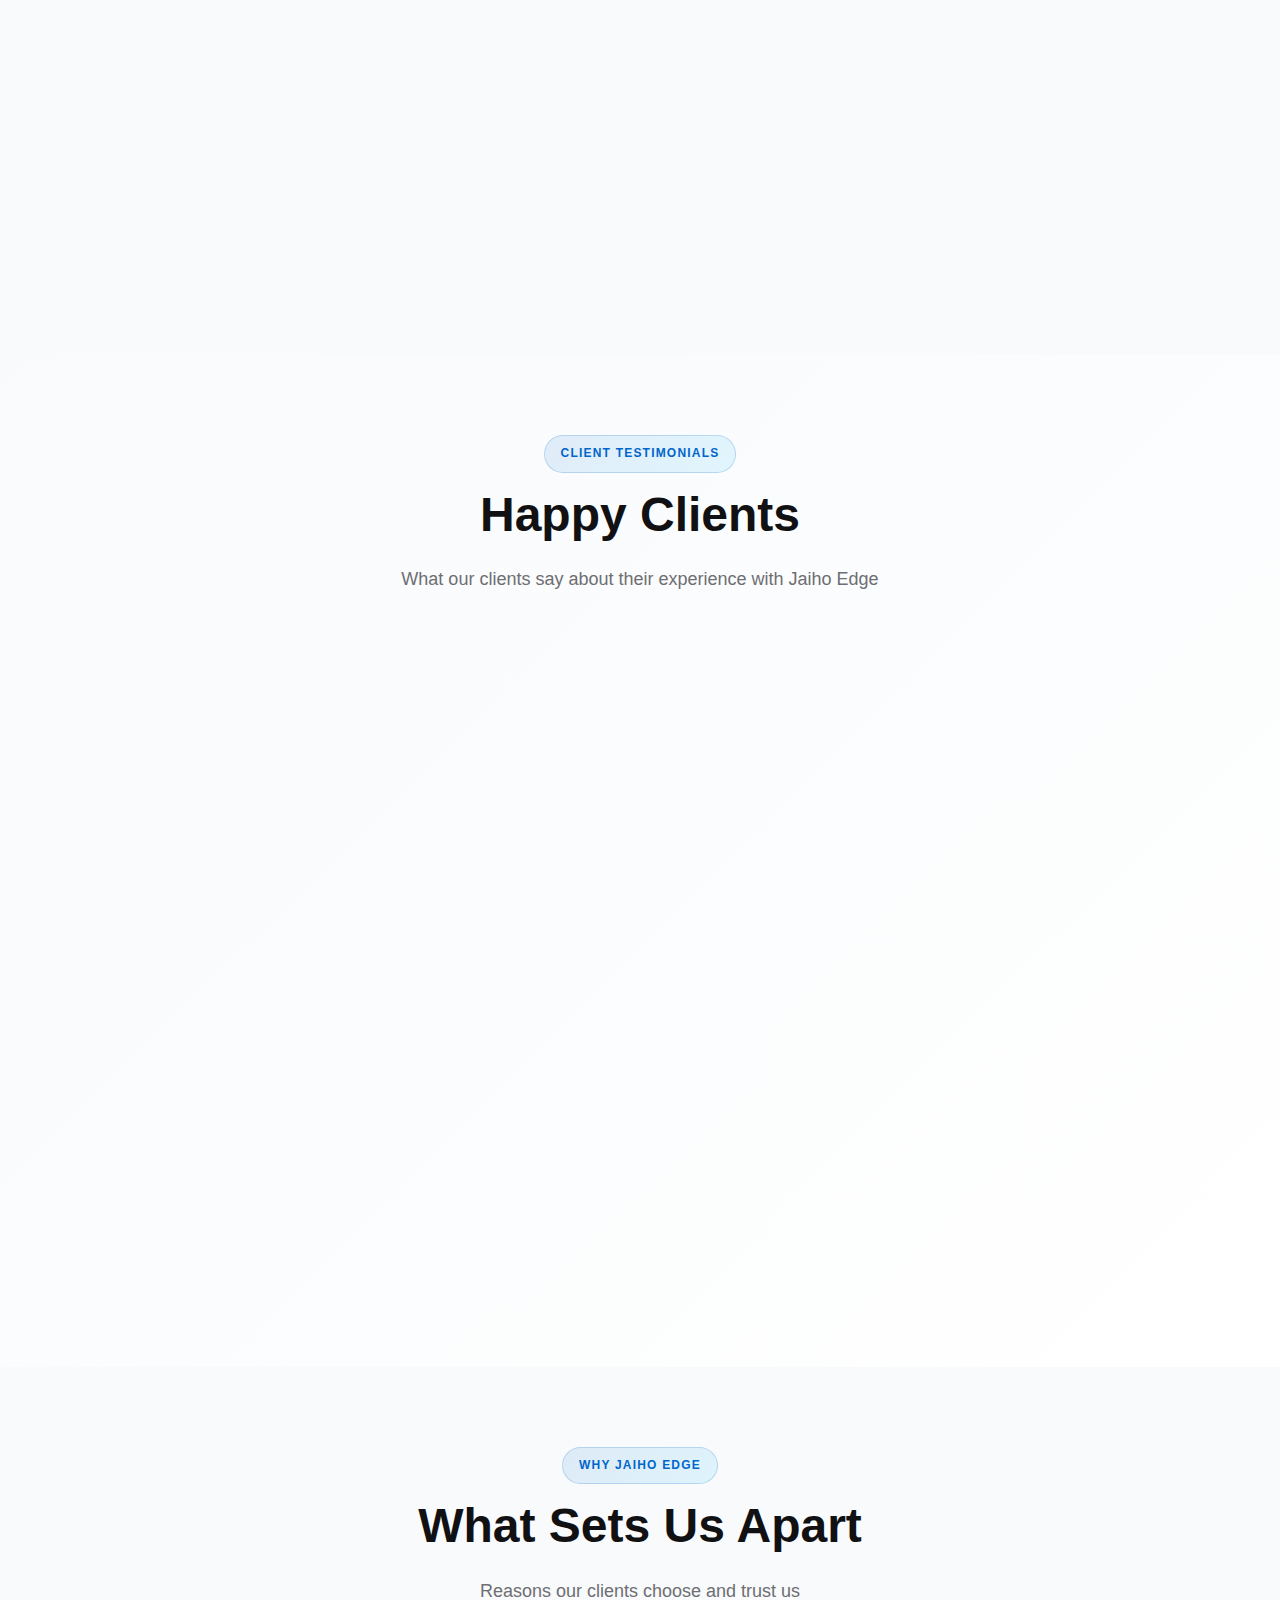
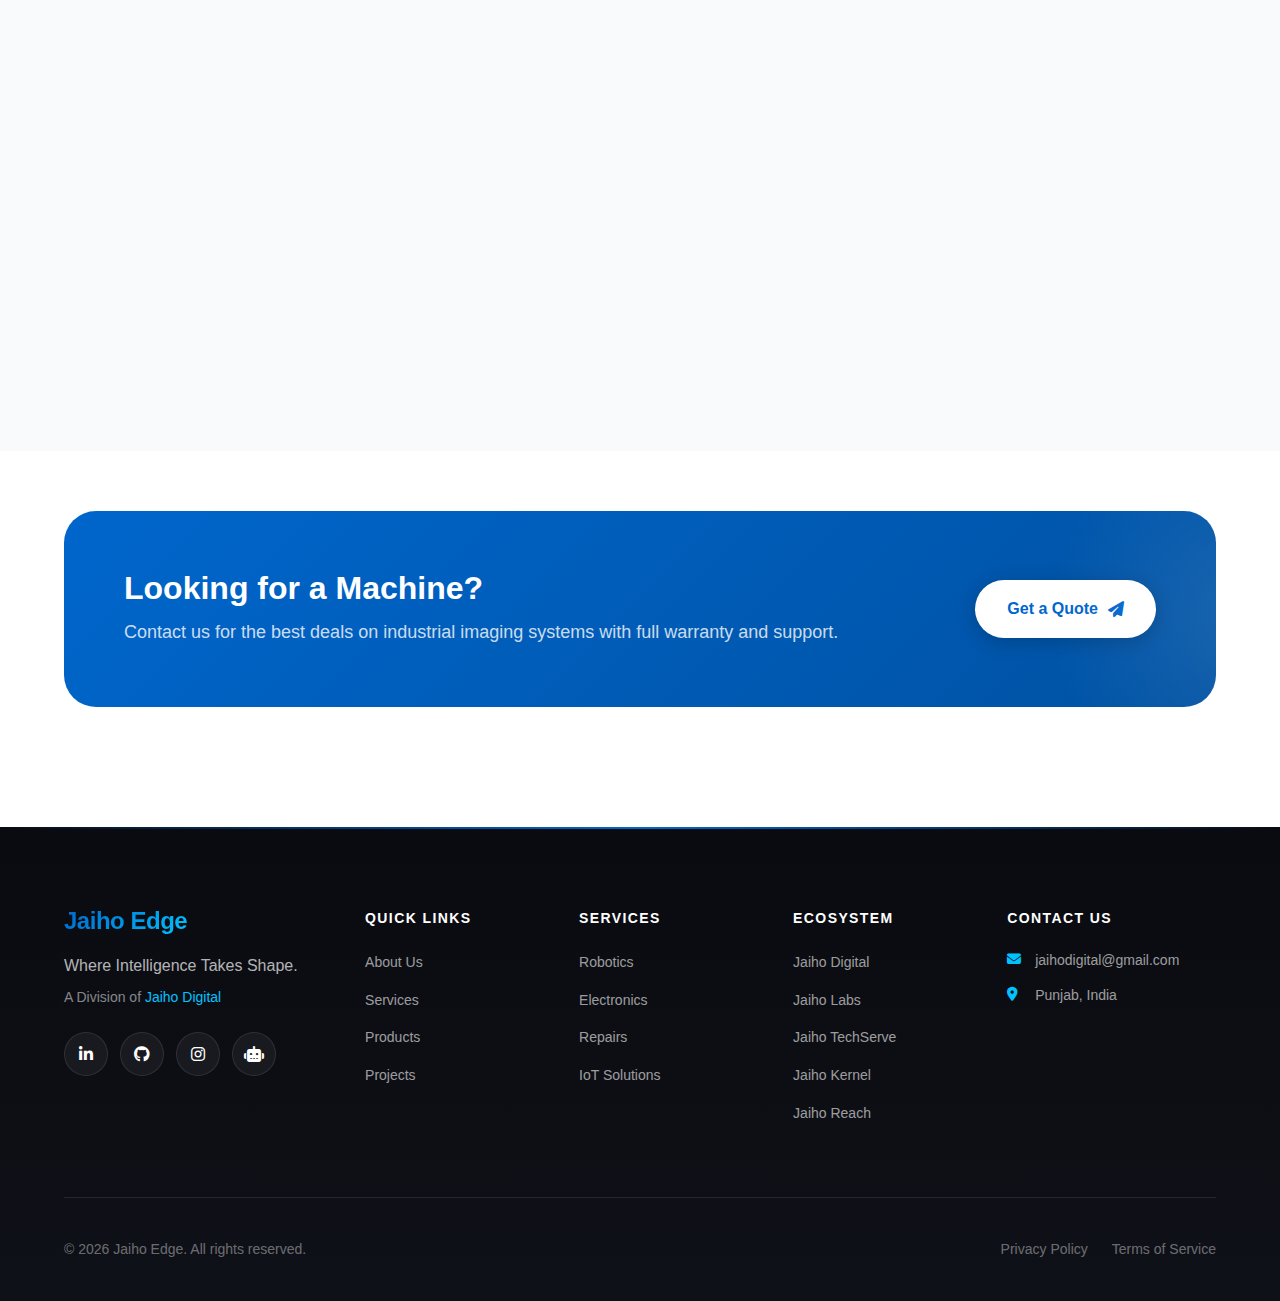
<file: clients.html>
<!DOCTYPE html>
<html lang="en">

<head>
    <meta charset="UTF-8">
    <meta name="viewport" content="width=device-width, initial-scale=1.0">
    <title>Clients - Jaiho Edge</title>
    <meta name="description"
        content="Explore Jaiho Edge client success stories, machines sold, and happy customers across industries.">
    <link rel="stylesheet" href="css/styles.css">
    <link rel="stylesheet" href="https://cdnjs.cloudflare.com/ajax/libs/font-awesome/6.5.1/css/all.min.css">
    <link rel="icon" href="assets/jaiho-edge-logo.png" sizes="any">
</head>

<body>

    <!-- Island Navbar -->
    <nav class="navbar">
        <a href="index.html" class="logo">
            <img src="assets/jaiho-edge-logo.png" alt="Jaiho Edge Logo" class="logo-icon">
            <span class="logo-text">Jaiho Edge</span>
        </a>
        <div class="nav-links">
            <a href="index.html">Home</a>
            <a href="about.html">About</a>
            <a href="clients.html" class="active">Clients</a>
            <a href="services.html">Services</a>
            <a href="products.html">Products</a>
            <a href="projects.html">Projects</a>
        </div>
        <button class="mobile-menu-btn" aria-label="Toggle menu">
            <span></span>
            <span></span>
            <span></span>
        </button>
    </nav>

    <!-- Page Header -->
    <section class="page-header">
        <div class="page-header-content">
            <div class="section-badge">Our Success Stories</div>
            <h1>Clients & Machines</h1>
            <p>Trusted by businesses across India. See the machines we've sold and the happy clients we've served.</p>
        </div>
    </section>

    <!-- Client Stats -->
    <section class="stats-section" style="padding: 60px 0;">
        <div class="container">
            <div class="stats-grid">
                <div class="stat-item">
                    <div class="stat-number">75+</div>
                    <div class="stat-label">Machines Sold</div>
                </div>
                <div class="stat-item">
                    <div class="stat-number">50+</div>
                    <div class="stat-label">Happy Clients</div>
                </div>
                <div class="stat-item">
                    <div class="stat-number">10+</div>
                    <div class="stat-label">Years of Trust</div>
                </div>
                <div class="stat-item">
                    <div class="stat-number">100%</div>
                    <div class="stat-label">Client Satisfaction</div>
                </div>
            </div>
        </div>
    </section>

    <!-- Machines Sold Section -->
    <section class="content-section">
        <div class="container">
            <div class="section-header">
                <div class="section-badge">Our Sold Equipment</div>
                <h2 class="text-center">Machines We've Sold</h2>
                <p class="section-subtitle">Quality industrial imaging systems delivered to clients across the country
                </p>
            </div>
            <div class="machines-sold-grid">

                <!-- Machine Card 1 -->
                <div class="machine-sold-card">
                    <div class="machine-sold-image">
                        <img src="assets/fujifilm-frontier.png" alt="Fujifilm Frontier">
                        <span class="machine-sold-badge">Sold</span>
                    </div>
                    <div class="machine-sold-info">
                        <h3>Fujifilm Frontier 570</h3>
                        <p class="machine-model">Digital Minilab System</p>
                        <div class="machine-sold-details">
                            <div class="detail-item">
                                <i class="fas fa-map-marker-alt"></i>
                                <span>Mumbai, Maharashtra</span>
                            </div>
                            <div class="detail-item">
                                <i class="fas fa-user"></i>
                                <span>Premium Photo Studio</span>
                            </div>
                        </div>
                        <div class="machine-sold-status">
                            <i class="fas fa-check-circle"></i>
                            <span>Successfully Installed & Running</span>
                        </div>
                    </div>
                </div>

                <!-- Machine Card 2 -->
                <div class="machine-sold-card">
                    <div class="machine-sold-image">
                        <img src="assets/noritsu-3700.png" alt="Noritsu 3700">
                        <span class="machine-sold-badge">Sold</span>
                    </div>
                    <div class="machine-sold-info">
                        <h3>Noritsu 3700</h3>
                        <p class="machine-model">High-Speed Digital Minilab</p>
                        <div class="machine-sold-details">
                            <div class="detail-item">
                                <i class="fas fa-map-marker-alt"></i>
                                <span>Delhi NCR</span>
                            </div>
                            <div class="detail-item">
                                <i class="fas fa-user"></i>
                                <span>City Photo Lab</span>
                            </div>
                        </div>
                        <div class="machine-sold-status">
                            <i class="fas fa-check-circle"></i>
                            <span>Successfully Installed & Running</span>
                        </div>
                    </div>
                </div>

                <!-- Machine Card 3 -->
                <div class="machine-sold-card">
                    <div class="machine-sold-image">
                        <img src="assets/fujifilm-frontier.png" alt="Fujifilm Frontier LPS">
                        <span class="machine-sold-badge">Sold</span>
                    </div>
                    <div class="machine-sold-info">
                        <h3>Fujifilm Frontier LPS</h3>
                        <p class="machine-model">Large Format Printing System</p>
                        <div class="machine-sold-details">
                            <div class="detail-item">
                                <i class="fas fa-map-marker-alt"></i>
                                <span>Bangalore, Karnataka</span>
                            </div>
                            <div class="detail-item">
                                <i class="fas fa-user"></i>
                                <span>Elite Prints Studio</span>
                            </div>
                        </div>
                        <div class="machine-sold-status">
                            <i class="fas fa-check-circle"></i>
                            <span>Successfully Installed & Running</span>
                        </div>
                    </div>
                </div>

                <!-- Machine Card 4 -->
                <div class="machine-sold-card">
                    <div class="machine-sold-image">
                        <img src="assets/noritsu-3700.png" alt="Noritsu 3800">
                        <span class="machine-sold-badge">Sold</span>
                    </div>
                    <div class="machine-sold-info">
                        <h3>Noritsu 3800</h3>
                        <p class="machine-model">Premium Digital Minilab</p>
                        <div class="machine-sold-details">
                            <div class="detail-item">
                                <i class="fas fa-map-marker-alt"></i>
                                <span>Hyderabad, Telangana</span>
                            </div>
                            <div class="detail-item">
                                <i class="fas fa-user"></i>
                                <span>Royal Photo House</span>
                            </div>
                        </div>
                        <div class="machine-sold-status">
                            <i class="fas fa-check-circle"></i>
                            <span>Successfully Installed & Running</span>
                        </div>
                    </div>
                </div>

                <!-- Machine Card 5 -->
                <div class="machine-sold-card">
                    <div class="machine-sold-image">
                        <img src="assets/fujifilm-frontier.png" alt="Fujifilm Frontier 500">
                        <span class="machine-sold-badge">Sold</span>
                    </div>
                    <div class="machine-sold-info">
                        <h3>Fujifilm Frontier 500</h3>
                        <p class="machine-model">Compact Digital Minilab</p>
                        <div class="machine-sold-details">
                            <div class="detail-item">
                                <i class="fas fa-map-marker-alt"></i>
                                <span>Chennai, Tamil Nadu</span>
                            </div>
                            <div class="detail-item">
                                <i class="fas fa-user"></i>
                                <span>Star Photography</span>
                            </div>
                        </div>
                        <div class="machine-sold-status">
                            <i class="fas fa-check-circle"></i>
                            <span>Successfully Installed & Running</span>
                        </div>
                    </div>
                </div>

                <!-- Machine Card 6 -->
                <div class="machine-sold-card">
                    <div class="machine-sold-image">
                        <img src="assets/noritsu-3700.png" alt="Noritsu 3200">
                        <span class="machine-sold-badge">Sold</span>
                    </div>
                    <div class="machine-sold-info">
                        <h3>Noritsu 3200</h3>
                        <p class="machine-model">Digital Photo Printer</p>
                        <div class="machine-sold-details">
                            <div class="detail-item">
                                <i class="fas fa-map-marker-alt"></i>
                                <span>Pune, Maharashtra</span>
                            </div>
                            <div class="detail-item">
                                <i class="fas fa-user"></i>
                                <span>Quick Photo Lab</span>
                            </div>
                        </div>
                        <div class="machine-sold-status">
                            <i class="fas fa-check-circle"></i>
                            <span>Successfully Installed & Running</span>
                        </div>
                    </div>
                </div>

            </div>
        </div>
    </section>

    <!-- Happy Clients / Testimonials -->
    <section class="content-section" style="background: linear-gradient(135deg, #f8fafc 0%, #ffffff 100%);">
        <div class="container">
            <div class="section-header">
                <div class="section-badge">Client Testimonials</div>
                <h2 class="text-center">Happy Clients</h2>
                <p class="section-subtitle">What our clients say about their experience with Jaiho Edge</p>
            </div>
            <div class="testimonials-grid">

                <div class="testimonial-card">
                    <div class="testimonial-quote">
                        <i class="fas fa-quote-left"></i>
                    </div>
                    <p class="testimonial-text">"The Frontier 570 we purchased from Jaiho Edge has been running
                        flawlessly for 3 years. Their after-sales support is exceptional - they're always just a call
                        away!"</p>
                    <div class="testimonial-author">
                        <div class="author-avatar">RK</div>
                        <div class="author-info">
                            <strong>Rajesh Kumar</strong>
                            <span>Premium Photo Studio, Mumbai</span>
                        </div>
                    </div>
                    <div class="testimonial-rating">
                        <i class="fas fa-star"></i>
                        <i class="fas fa-star"></i>
                        <i class="fas fa-star"></i>
                        <i class="fas fa-star"></i>
                        <i class="fas fa-star"></i>
                    </div>
                </div>

                <div class="testimonial-card">
                    <div class="testimonial-quote">
                        <i class="fas fa-quote-left"></i>
                    </div>
                    <p class="testimonial-text">"We've purchased multiple Noritsu machines from Jaiho Edge. Their
                        expertise in setup and training helped our team get up to speed quickly. Highly recommended!"
                    </p>
                    <div class="testimonial-author">
                        <div class="author-avatar" style="background: #7B61FF;">SP</div>
                        <div class="author-info">
                            <strong>Suresh Patel</strong>
                            <span>City Photo Lab, Delhi</span>
                        </div>
                    </div>
                    <div class="testimonial-rating">
                        <i class="fas fa-star"></i>
                        <i class="fas fa-star"></i>
                        <i class="fas fa-star"></i>
                        <i class="fas fa-star"></i>
                        <i class="fas fa-star"></i>
                    </div>
                </div>

                <div class="testimonial-card">
                    <div class="testimonial-quote">
                        <i class="fas fa-quote-left"></i>
                    </div>
                    <p class="testimonial-text">"Professional team, genuine products, and honest pricing. Jaiho Edge
                        helped us choose the right machine for our needs. Our business has grown 50% since the
                        installation."</p>
                    <div class="testimonial-author">
                        <div class="author-avatar" style="background: #00D68F;">AM</div>
                        <div class="author-info">
                            <strong>Anita Mehta</strong>
                            <span>Elite Prints, Bangalore</span>
                        </div>
                    </div>
                    <div class="testimonial-rating">
                        <i class="fas fa-star"></i>
                        <i class="fas fa-star"></i>
                        <i class="fas fa-star"></i>
                        <i class="fas fa-star"></i>
                        <i class="fas fa-star"></i>
                    </div>
                </div>

                <div class="testimonial-card">
                    <div class="testimonial-quote">
                        <i class="fas fa-quote-left"></i>
                    </div>
                    <p class="testimonial-text">"When our old machine broke down, Jaiho Edge not only repaired it but
                        also helped us upgrade to a newer model at an unbeatable price. True partners in our success!"
                    </p>
                    <div class="testimonial-author">
                        <div class="author-avatar" style="background: #FF6B6B;">VR</div>
                        <div class="author-info">
                            <strong>Vikram Reddy</strong>
                            <span>Royal Photo House, Hyderabad</span>
                        </div>
                    </div>
                    <div class="testimonial-rating">
                        <i class="fas fa-star"></i>
                        <i class="fas fa-star"></i>
                        <i class="fas fa-star"></i>
                        <i class="fas fa-star"></i>
                        <i class="fas fa-star"></i>
                    </div>
                </div>

            </div>
        </div>
    </section>

    <!-- Why Choose Us -->
    <section class="content-section">
        <div class="container">
            <div class="section-header">
                <div class="section-badge">Why Jaiho Edge</div>
                <h2 class="text-center">What Sets Us Apart</h2>
                <p class="section-subtitle">Reasons our clients choose and trust us</p>
            </div>
            <div class="services-grid">
                <div class="service-card">
                    <div class="service-icon">
                        <i class="fas fa-certificate"></i>
                    </div>
                    <h3>Genuine Products</h3>
                    <p>All machines are thoroughly tested and certified before delivery to ensure optimal performance.
                    </p>
                </div>
                <div class="service-card">
                    <div class="service-icon"
                        style="background: linear-gradient(135deg, rgba(0, 214, 143, 0.1) 0%, rgba(0, 180, 120, 0.1) 100%);">
                        <i class="fas fa-tools" style="color: #00D68F;"></i>
                    </div>
                    <h3>Expert Installation</h3>
                    <p>Professional setup by trained technicians with complete operator training included.</p>
                </div>
                <div class="service-card">
                    <div class="service-icon"
                        style="background: linear-gradient(135deg, rgba(123, 97, 255, 0.1) 0%, rgba(157, 78, 221, 0.1) 100%);">
                        <i class="fas fa-headset" style="color: #7B61FF;"></i>
                    </div>
                    <h3>24/7 Support</h3>
                    <p>Round-the-clock technical support and quick response for any issues or queries.</p>
                </div>
            </div>
        </div>
    </section>

    <!-- CTA Section -->
    <section class="section cta-section">
        <div class="container">
            <div class="cta-card">
                <div class="cta-content">
                    <h2>Looking for a Machine?</h2>
                    <p>Contact us for the best deals on industrial imaging systems with full warranty and support.</p>
                </div>
                <a href="mailto:jaihodigital@gmail.com" class="cta-button">
                    <span>Get a Quote</span>
                    <i class="fas fa-paper-plane"></i>
                </a>
            </div>
        </div>
    </section>

    <!-- Footer -->
    <footer id="ecosystem">
        <div class="footer-glow"></div>
        <div class="container">
            <div class="footer-main">
                <div class="footer-brand">
                    <div class="footer-logo">
                        <span class="logo-text">Jaiho Edge</span>
                    </div>
                    <p class="footer-tagline">Where Intelligence Takes Shape.</p>
                    <p class="footer-division">A Division of <a href="https://jaiho-digital.onrender.com/">Jaiho
                            Digital</a></p>
                    <div class="footer-social">
                        <a href="https://linkedin.com" target="_blank" aria-label="LinkedIn"><i
                                class="fab fa-linkedin-in"></i></a>
                        <a href="https://github.com" target="_blank" aria-label="GitHub"><i
                                class="fab fa-github"></i></a>
                        <a href="https://instagram.com" target="_blank" aria-label="Instagram"><i
                                class="fab fa-instagram"></i></a>
                        <a href="https://huggingface.co" target="_blank" aria-label="Hugging Face"><i
                                class="fas fa-robot"></i></a>
                    </div>
                </div>
                <div class="footer-links">
                    <h4>Quick Links</h4>
                    <ul>
                        <li><a href="about.html">About Us</a></li>
                        <li><a href="services.html">Services</a></li>
                        <li><a href="products.html">Products</a></li>
                        <li><a href="projects.html">Projects</a></li>
                    </ul>
                </div>
                <div class="footer-links">
                    <h4>Services</h4>
                    <ul>
                        <li><a href="services.html#robotics">Robotics</a></li>
                        <li><a href="services.html#electronics">Electronics</a></li>
                        <li><a href="services.html#repairs">Repairs</a></li>
                        <li><a href="services.html#iot">IoT Solutions</a></li>
                    </ul>
                </div>
                <div class="footer-links">
                    <h4>Ecosystem</h4>
                    <ul>
                        <li><a href="https://jaiho-digital.onrender.com/" target="_blank">Jaiho Digital</a></li>
                        <li><a href="https://jaiho-labs.onrender.com/" target="_blank">Jaiho Labs</a></li>
                        <li><a href="https://jaihotechserve.onrender.com/" target="_blank">Jaiho TechServe</a></li>
                        <li><a href="https://jaihokernel.onrender.com/" target="_blank">Jaiho Kernel</a></li>
                        <li><a href="https://jaiho-digital.onrender.com/org_sub_pages/jaiho_reach.html"
                                target="_blank">Jaiho Reach</a></li>
                    </ul>
                </div>
                <div class="footer-links footer-contact">
                    <h4>Contact Us</h4>
                    <ul>
                        <li>
                            <i class="fas fa-envelope"></i>
                            <a href="mailto:jaihodigital@gmail.com">jaihodigital@gmail.com</a>
                        </li>
                        <!--<li>
                            <i class="fas fa-phone"></i>
                            <span>+91 98765 43210</span>
                        </li>--->
                        <li>
                            <i class="fas fa-map-marker-alt"></i>
                            <span>Punjab, India</span>
                        </li>
                    </ul>
                </div>
            </div>
            <div class="footer-bottom">
                <p>&copy; 2026 Jaiho Edge. All rights reserved.</p>
                <div class="footer-bottom-links">
                    <a href="#">Privacy Policy</a>
                    <a href="#">Terms of Service</a>
                </div>
            </div>
        </div>
    </footer>

    <a href="mailto:jaihodigital@gmail.com" class="floating-contact" aria-label="Contact us">
        <i class="fas fa-paper-plane"></i>
    </a>

    <script>
        const mobileMenuBtn = document.querySelector('.mobile-menu-btn');
        const navLinks = document.querySelector('.nav-links');
        if (mobileMenuBtn) {
            mobileMenuBtn.addEventListener('click', () => {
                mobileMenuBtn.classList.toggle('active');
                navLinks.classList.toggle('active');
            });
        }
        window.addEventListener('scroll', () => {
            const navbar = document.querySelector('.navbar');
            if (window.scrollY > 50) {
                navbar.classList.add('scrolled');
            } else {
                navbar.classList.remove('scrolled');
            }
        });

        // Animate elements on scroll
        const observer = new IntersectionObserver((entries) => {
            entries.forEach(entry => {
                if (entry.isIntersecting) {
                    entry.target.style.opacity = '1';
                    entry.target.style.transform = 'translateY(0)';
                }
            });
        }, { threshold: 0.1 });

        document.querySelectorAll('.machine-sold-card, .testimonial-card, .stat-item, .service-card').forEach(el => {
            el.style.opacity = '0';
            el.style.transform = 'translateY(30px)';
            el.style.transition = 'all 0.6s ease';
            observer.observe(el);
        });
    </script>
</body>

</html>
</file>
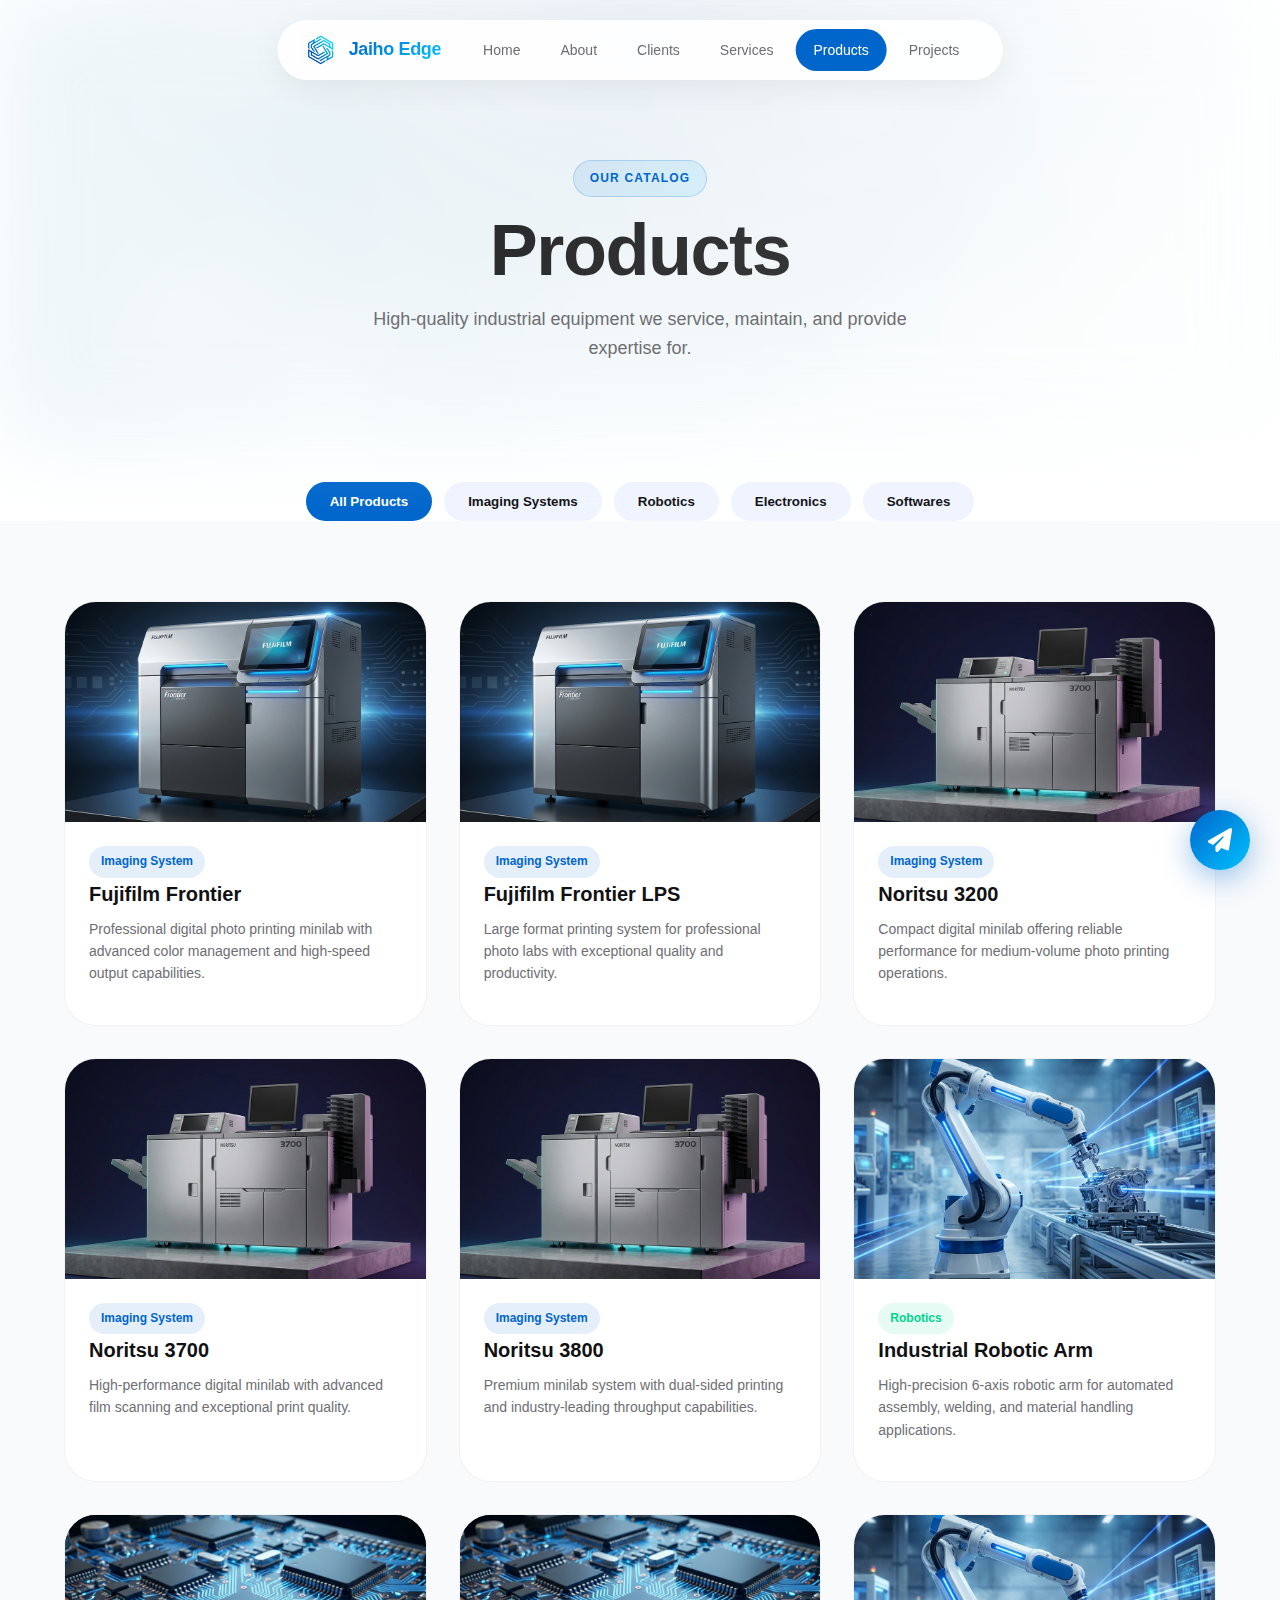
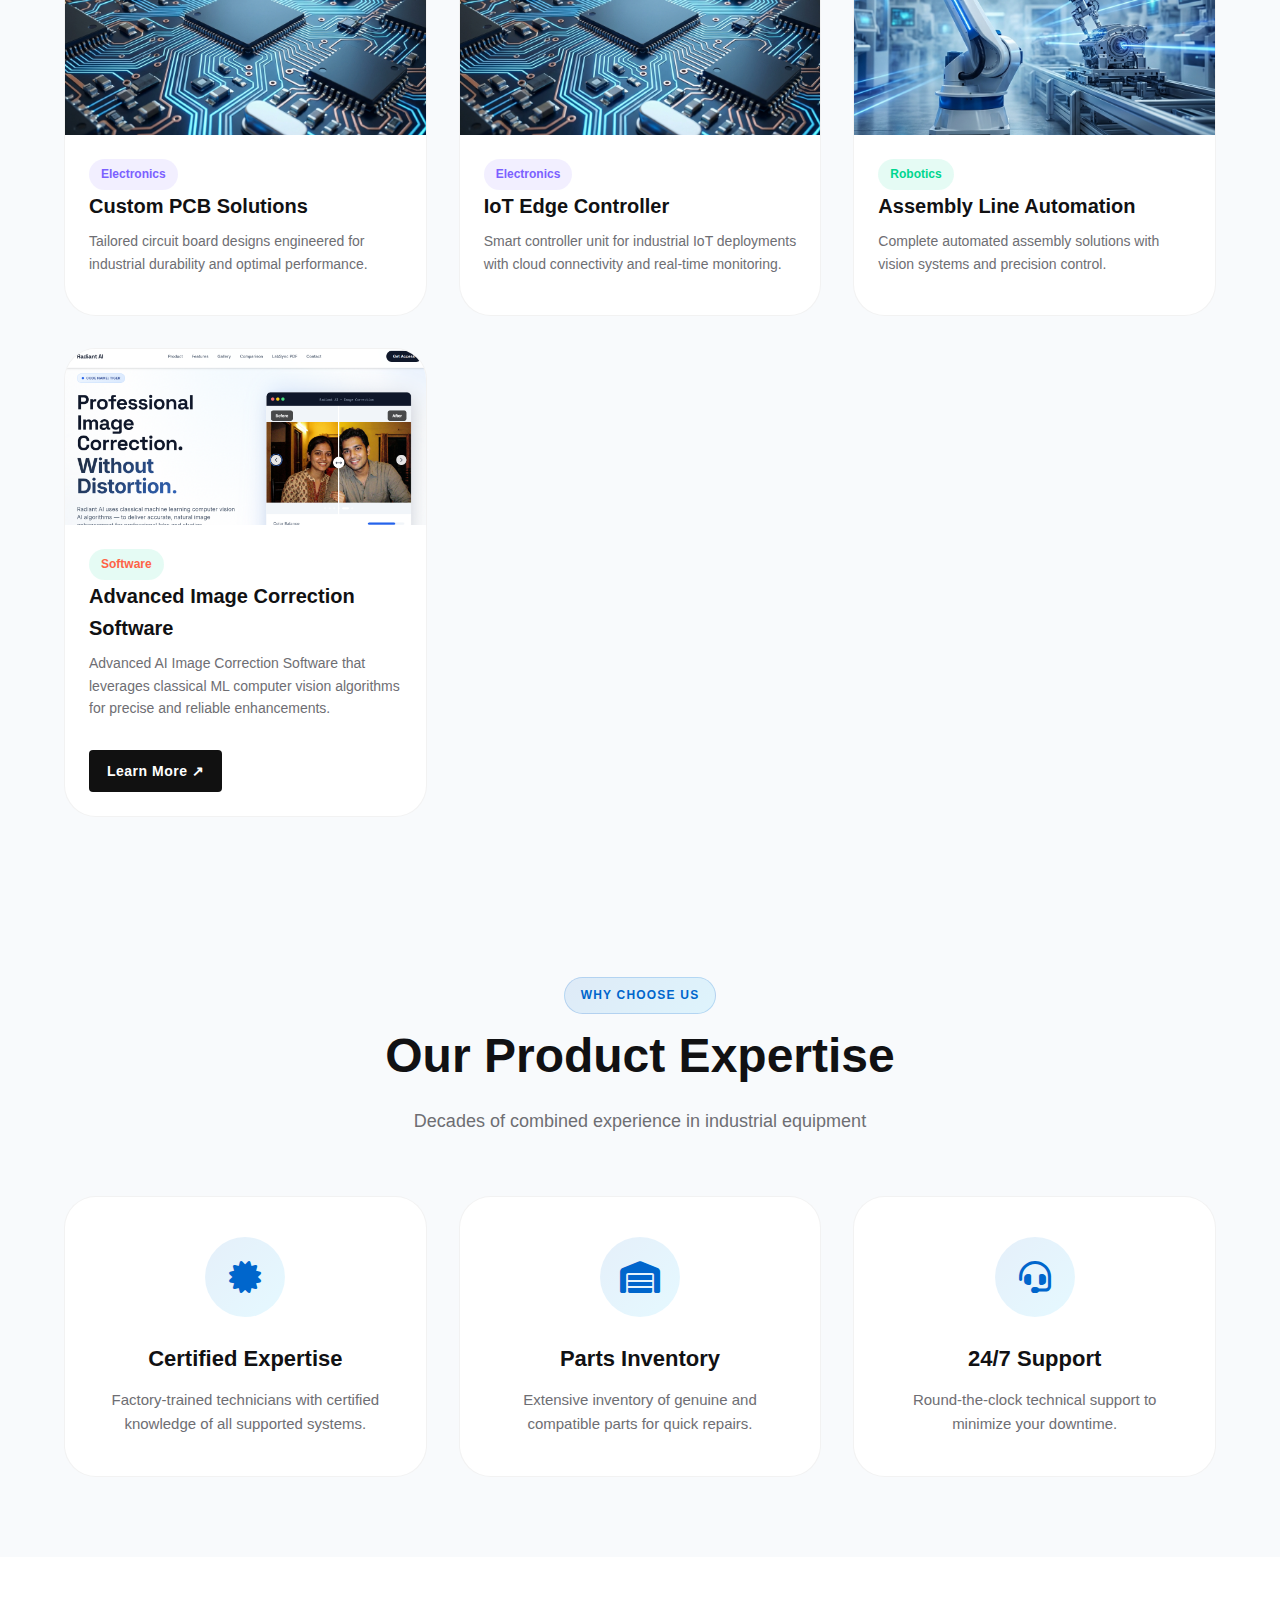
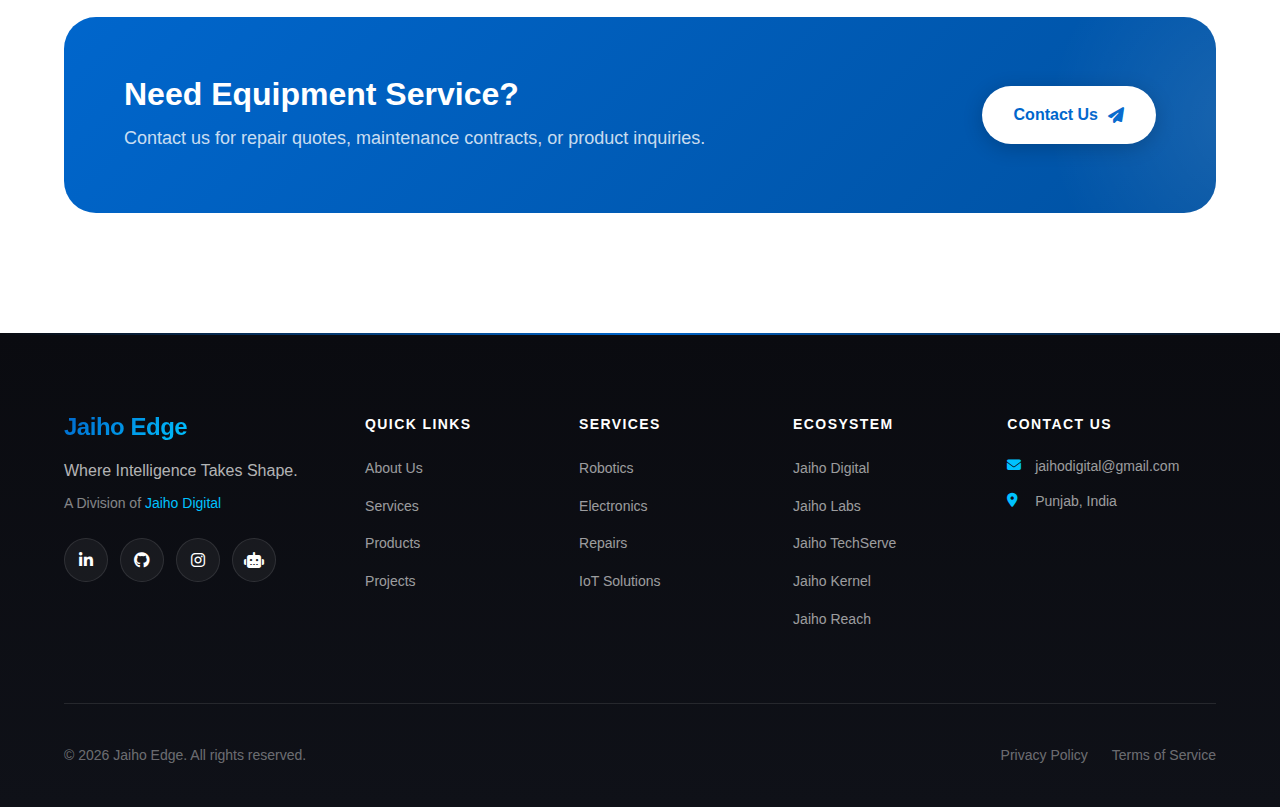
<file: products.html>
<!DOCTYPE html>
<html lang="en">

<head>
    <meta charset="UTF-8">
    <meta name="viewport" content="width=device-width, initial-scale=1.0">
    <title>Products - Jaiho Edge</title>
    <meta name="description"
        content="Explore Jaiho Edge product catalog including industrial imaging systems, robotics components, and specialized equipment.">
    <link rel="stylesheet" href="css/styles.css">
    <link rel="stylesheet" href="https://cdnjs.cloudflare.com/ajax/libs/font-awesome/6.5.1/css/all.min.css">
    <link rel="icon" href="assets/jaiho-edge-logo.png" sizes="any">
</head>

<body>

    <!-- Island Navbar -->
    <nav class="navbar">
        <a href="index.html" class="logo">
            <img src="assets/jaiho-edge-logo.png" alt="Jaiho Edge Logo" class="logo-icon">
            <span class="logo-text">Jaiho Edge</span>
        </a>
        <div class="nav-links">
            <a href="index.html">Home</a>
            <a href="about.html">About</a>
            <a href="clients.html">Clients</a>
            <a href="services.html">Services</a>
            <a href="products.html" class="active">Products</a>
            <a href="projects.html">Projects</a>
        </div>
        <button class="mobile-menu-btn" aria-label="Toggle menu">
            <span></span>
            <span></span>
            <span></span>
        </button>
    </nav>

    <!-- Page Header -->
    <section class="page-header">
        <div class="page-header-content">
            <div class="section-badge">Our Catalog</div>
            <h1>Products</h1>
            <p>High-quality industrial equipment we service, maintain, and provide expertise for.</p>
        </div>
    </section>

    <!-- Filter Buttons -->
    <section style="padding: 40px 0 0;">
        <div class="container">
            <div style="display: flex; gap: 12px; justify-content: center; flex-wrap: wrap;">
                <button class="filter-btn active" data-filter="all"
                    style="padding: 12px 24px; background: var(--accent-blue); color: white; border: none; border-radius: 999px; font-weight: 600; cursor: pointer; transition: all 0.3s ease;">All
                    Products</button>
                <button class="filter-btn" data-filter="imaging"
                    style="padding: 12px 24px; background: #f0f4ff; color: var(--text-primary); border: none; border-radius: 999px; font-weight: 600; cursor: pointer; transition: all 0.3s ease;">Imaging
                    Systems</button>
                <button class="filter-btn" data-filter="robotics"
                    style="padding: 12px 24px; background: #f0f4ff; color: var(--text-primary); border: none; border-radius: 999px; font-weight: 600; cursor: pointer; transition: all 0.3s ease;">Robotics</button>
                <button class="filter-btn" data-filter="electronics"
                    style="padding: 12px 24px; background: #f0f4ff; color: var(--text-primary); border: none; border-radius: 999px; font-weight: 600; cursor: pointer; transition: all 0.3s ease;">Electronics</button>
                <button class="filter-btn" data-filter="softwares"
                    style="padding: 12px 24px; background: #f0f4ff; color: var(--text-primary); border: none; border-radius: 999px; font-weight: 600; cursor: pointer; transition: all 0.3s ease;">Softwares</button>    
            </div>
        </div>
    </section>

    <!-- Products Grid -->
    <section class="content-section">
        <div class="container">
            <div class="products-grid">

                <!-- Fujifilm Frontier -->
                <div class="product-card" data-category="imaging">
                    <div class="product-image">
                        <img src="assets/fujifilm-frontier.png" alt="Fujifilm Frontier">
                    </div>
                    <div class="product-info">
                        <span class="product-tag">Imaging System</span>
                        <h3>Fujifilm Frontier</h3>
                        <p>Professional digital photo printing minilab with advanced color management and high-speed
                            output capabilities.</p>
                    </div>
                </div>

                <!-- Fujifilm Frontier LPS -->
                <div class="product-card" data-category="imaging">
                    <div class="product-image">
                        <img src="assets/fujifilm-frontier.png" alt="Fujifilm Frontier LPS">
                    </div>
                    <div class="product-info">
                        <span class="product-tag">Imaging System</span>
                        <h3>Fujifilm Frontier LPS</h3>
                        <p>Large format printing system for professional photo labs with exceptional quality and
                            productivity.</p>
                    </div>
                </div>

                <!-- Noritsu 3200 -->
                <div class="product-card" data-category="imaging">
                    <div class="product-image">
                        <img src="assets/noritsu-3700.png" alt="Noritsu 3200">
                    </div>
                    <div class="product-info">
                        <span class="product-tag">Imaging System</span>
                        <h3>Noritsu 3200</h3>
                        <p>Compact digital minilab offering reliable performance for medium-volume photo printing
                            operations.</p>
                    </div>
                </div>

                <!-- Noritsu 3700 -->
                <div class="product-card" data-category="imaging">
                    <div class="product-image">
                        <img src="assets/noritsu-3700.png" alt="Noritsu 3700">
                    </div>
                    <div class="product-info">
                        <span class="product-tag">Imaging System</span>
                        <h3>Noritsu 3700</h3>
                        <p>High-performance digital minilab with advanced film scanning and exceptional print quality.
                        </p>
                    </div>
                </div>

                <!-- Noritsu 3800 -->
                <div class="product-card" data-category="imaging">
                    <div class="product-image">
                        <img src="assets/noritsu-3700.png" alt="Noritsu 3800">
                    </div>
                    <div class="product-info">
                        <span class="product-tag">Imaging System</span>
                        <h3>Noritsu 3800</h3>
                        <p>Premium minilab system with dual-sided printing and industry-leading throughput capabilities.
                        </p>
                    </div>
                </div>

                <!-- Industrial Robotic Arm -->
                <div class="product-card" data-category="robotics">
                    <div class="product-image">
                        <img src="assets/robotics.png" alt="Industrial Robotic Arm">
                    </div>
                    <div class="product-info">
                        <span class="product-tag"
                            style="background: rgba(0, 214, 143, 0.1); color: #00D68F;">Robotics</span>
                        <h3>Industrial Robotic Arm</h3>
                        <p>High-precision 6-axis robotic arm for automated assembly, welding, and material handling
                            applications.</p>
                    </div>
                </div>

                <!-- Custom PCB Solutions -->
                <div class="product-card" data-category="electronics">
                    <div class="product-image">
                        <img src="assets/electronics.png" alt="Custom PCB">
                    </div>
                    <div class="product-info">
                        <span class="product-tag"
                            style="background: rgba(123, 97, 255, 0.1); color: #7B61FF;">Electronics</span>
                        <h3>Custom PCB Solutions</h3>
                        <p>Tailored circuit board designs engineered for industrial durability and optimal performance.
                        </p>
                    </div>
                </div>

                <!-- IoT Controller -->
                <div class="product-card" data-category="electronics">
                    <div class="product-image">
                        <img src="assets/electronics.png" alt="IoT Controller">
                    </div>
                    <div class="product-info">
                        <span class="product-tag"
                            style="background: rgba(123, 97, 255, 0.1); color: #7B61FF;">Electronics</span>
                        <h3>IoT Edge Controller</h3>
                        <p>Smart controller unit for industrial IoT deployments with cloud connectivity and real-time
                            monitoring.</p>
                    </div>
                </div>

                <!-- Automation System -->
                <div class="product-card" data-category="robotics">
                    <div class="product-image">
                        <img src="assets/robotics.png" alt="Automation System">
                    </div>
                    <div class="product-info">
                        <span class="product-tag"
                            style="background: rgba(0, 214, 143, 0.1); color: #00D68F;">Robotics</span>
                        <h3>Assembly Line Automation</h3>
                        <p>Complete automated assembly solutions with vision systems and precision control.</p>
                    </div>
                </div>

                <!-- Softwares --><div class="product-card" data-category="softwares">
    <div class="soft-product-image">
        <img src="assets/products-images/softwares/radiant_ai_software.png" alt="AI Image Correction Software">
    </div>
    <div class="product-info">
        <span class="product-tag"
            style="background: rgba(0, 214, 143, 0.1); color: tomato;">Software</span>
        <h3>Advanced Image Correction Software</h3>
        <p>Advanced AI Image Correction Software that leverages classical ML computer vision algorithms for precise and reliable enhancements.</p>
        
        <a href="https://radiantai.vercel.app/"
           target="_blank"
           rel="noopener noreferrer"
           class="product-btn"
           aria-label="Learn more about Radiant AI Image Correction Software">
            Learn More ↗
        </a>
    </div>
</div>


            </div>
        </div>
    </section>

    <!-- Expertise Section -->
    <section class="content-section" style="background: #f8fafc;">
        <div class="container">
            <div class="section-header">
                <div class="section-badge">Why Choose Us</div>
                <h2 class="text-center">Our Product Expertise</h2>
                <p class="section-subtitle">Decades of combined experience in industrial equipment</p>
            </div>
            <div class="services-grid">
                <div class="service-card">
                    <div class="service-icon">
                        <i class="fas fa-certificate"></i>
                    </div>
                    <h3>Certified Expertise</h3>
                    <p>Factory-trained technicians with certified knowledge of all supported systems.</p>
                </div>
                <div class="service-card">
                    <div class="service-icon">
                        <i class="fas fa-warehouse"></i>
                    </div>
                    <h3>Parts Inventory</h3>
                    <p>Extensive inventory of genuine and compatible parts for quick repairs.</p>
                </div>
                <div class="service-card">
                    <div class="service-icon">
                        <i class="fas fa-headset"></i>
                    </div>
                    <h3>24/7 Support</h3>
                    <p>Round-the-clock technical support to minimize your downtime.</p>
                </div>
            </div>
        </div>
    </section>

    <!-- CTA Section -->
    <section class="section cta-section">
        <div class="container">
            <div class="cta-card">
                <div class="cta-content">
                    <h2>Need Equipment Service?</h2>
                    <p>Contact us for repair quotes, maintenance contracts, or product inquiries.</p>
                </div>
                <a href="mailto:jaihodigital@gmail.com" class="cta-button">
                    <span>Contact Us</span>
                    <i class="fas fa-paper-plane"></i>
                </a>
            </div>
        </div>
    </section>

    <!-- Footer -->
    <footer id="ecosystem">
        <div class="footer-glow"></div>
        <div class="container">
            <div class="footer-main">
                <div class="footer-brand">
                    <div class="footer-logo">
                        <span class="logo-text">Jaiho Edge</span>
                    </div>
                    <p class="footer-tagline">Where Intelligence Takes Shape.</p>
                    <p class="footer-division">A Division of <a href="https://jaiho-digital.onrender.com/">Jaiho
                            Digital</a></p>
                    <div class="footer-social">
                        <a href="https://linkedin.com" target="_blank" aria-label="LinkedIn"><i
                                class="fab fa-linkedin-in"></i></a>
                        <a href="https://github.com" target="_blank" aria-label="GitHub"><i
                                class="fab fa-github"></i></a>
                        <a href="https://instagram.com" target="_blank" aria-label="Instagram"><i
                                class="fab fa-instagram"></i></a>
                        <a href="https://huggingface.co" target="_blank" aria-label="Hugging Face"><i
                                class="fas fa-robot"></i></a>
                    </div>
                </div>
                <div class="footer-links">
                    <h4>Quick Links</h4>
                    <ul>
                        <li><a href="about.html">About Us</a></li>
                        <li><a href="services.html">Services</a></li>
                        <li><a href="products.html">Products</a></li>
                        <li><a href="projects.html">Projects</a></li>
                    </ul>
                </div>
                <div class="footer-links">
                    <h4>Services</h4>
                    <ul>
                        <li><a href="services.html#robotics">Robotics</a></li>
                        <li><a href="services.html#electronics">Electronics</a></li>
                        <li><a href="services.html#repairs">Repairs</a></li>
                        <li><a href="services.html#iot">IoT Solutions</a></li>
                    </ul>
                </div>
                <div class="footer-links">
                    <h4>Ecosystem</h4>
                    <ul>
                        <li><a href="https://jaiho-digital.onrender.com/" target="_blank">Jaiho Digital</a></li>
                        <li><a href="https://jaiho-labs.onrender.com/" target="_blank">Jaiho Labs</a></li>
                        <li><a href="https://jaihotechserve.onrender.com/" target="_blank">Jaiho TechServe</a></li>
                        <li><a href="https://jaihokernel.onrender.com/" target="_blank">Jaiho Kernel</a></li>
                        <li><a href="https://jaiho-digital.onrender.com/org_sub_pages/jaiho_reach.html"
                                target="_blank">Jaiho Reach</a></li>
                    </ul>
                </div>
                <div class="footer-links footer-contact">
                    <h4>Contact Us</h4>
                    <ul>
                        <li>
                            <i class="fas fa-envelope"></i>
                            <a href="mailto:jaihodigital@gmail.com">jaihodigital@gmail.com</a>
                        </li>
                        <!--<li>
                            <i class="fas fa-phone"></i>
                            <span>+91 98765 43210</span>
                        </li>--->
                        <li>
                            <i class="fas fa-map-marker-alt"></i>
                            <span>Punjab, India</span>
                        </li>
                    </ul>
                </div>
            </div>
            <div class="footer-bottom">
                <p>&copy; 2026 Jaiho Edge. All rights reserved.</p>
                <div class="footer-bottom-links">
                    <a href="#">Privacy Policy</a>
                    <a href="#">Terms of Service</a>
                </div>
            </div>
        </div>
    </footer>

    <a href="mailto:jaihodigital@gmail.com" class="floating-contact" aria-label="Contact us">
        <i class="fas fa-paper-plane"></i>
    </a>

    <script>
        const mobileMenuBtn = document.querySelector('.mobile-menu-btn');
        const navLinks = document.querySelector('.nav-links');
        if (mobileMenuBtn) {
            mobileMenuBtn.addEventListener('click', () => {
                mobileMenuBtn.classList.toggle('active');
                navLinks.classList.toggle('active');
            });
        }
        window.addEventListener('scroll', () => {
            const navbar = document.querySelector('.navbar');
            if (window.scrollY > 50) {
                navbar.classList.add('scrolled');
            } else {
                navbar.classList.remove('scrolled');
            }
        });

        // Product filtering
        const filterBtns = document.querySelectorAll('.filter-btn');
        const productCards = document.querySelectorAll('.product-card');

        filterBtns.forEach(btn => {
            btn.addEventListener('click', () => {
                // Update active button
                filterBtns.forEach(b => {
                    b.style.background = '#f0f4ff';
                    b.style.color = 'var(--text-primary)';
                });
                btn.style.background = 'var(--accent-blue)';
                btn.style.color = 'white';

                const filter = btn.dataset.filter;

                productCards.forEach(card => {
                    if (filter === 'all' || card.dataset.category === filter) {
                        card.style.display = 'block';
                    } else {
                        card.style.display = 'none';
                    }
                });
            });
        });
    </script>
</body>

</html>
</file>
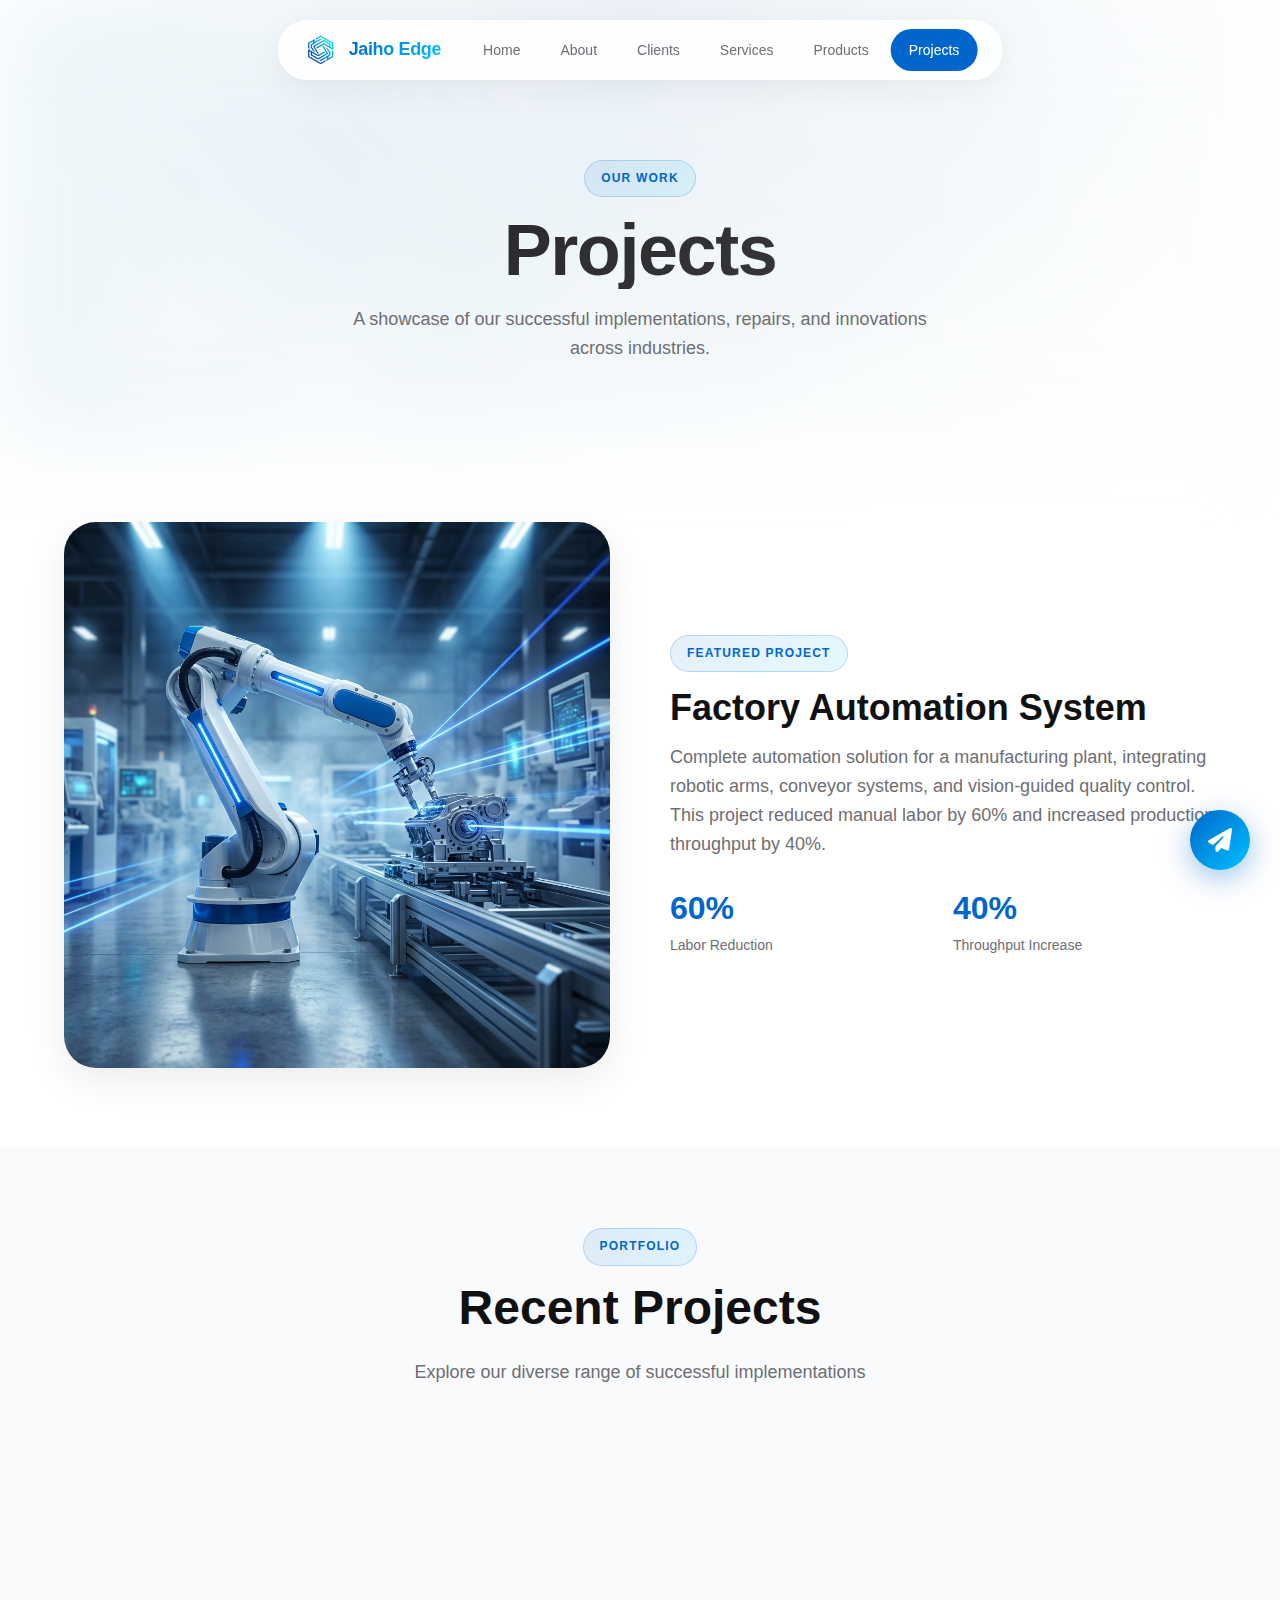
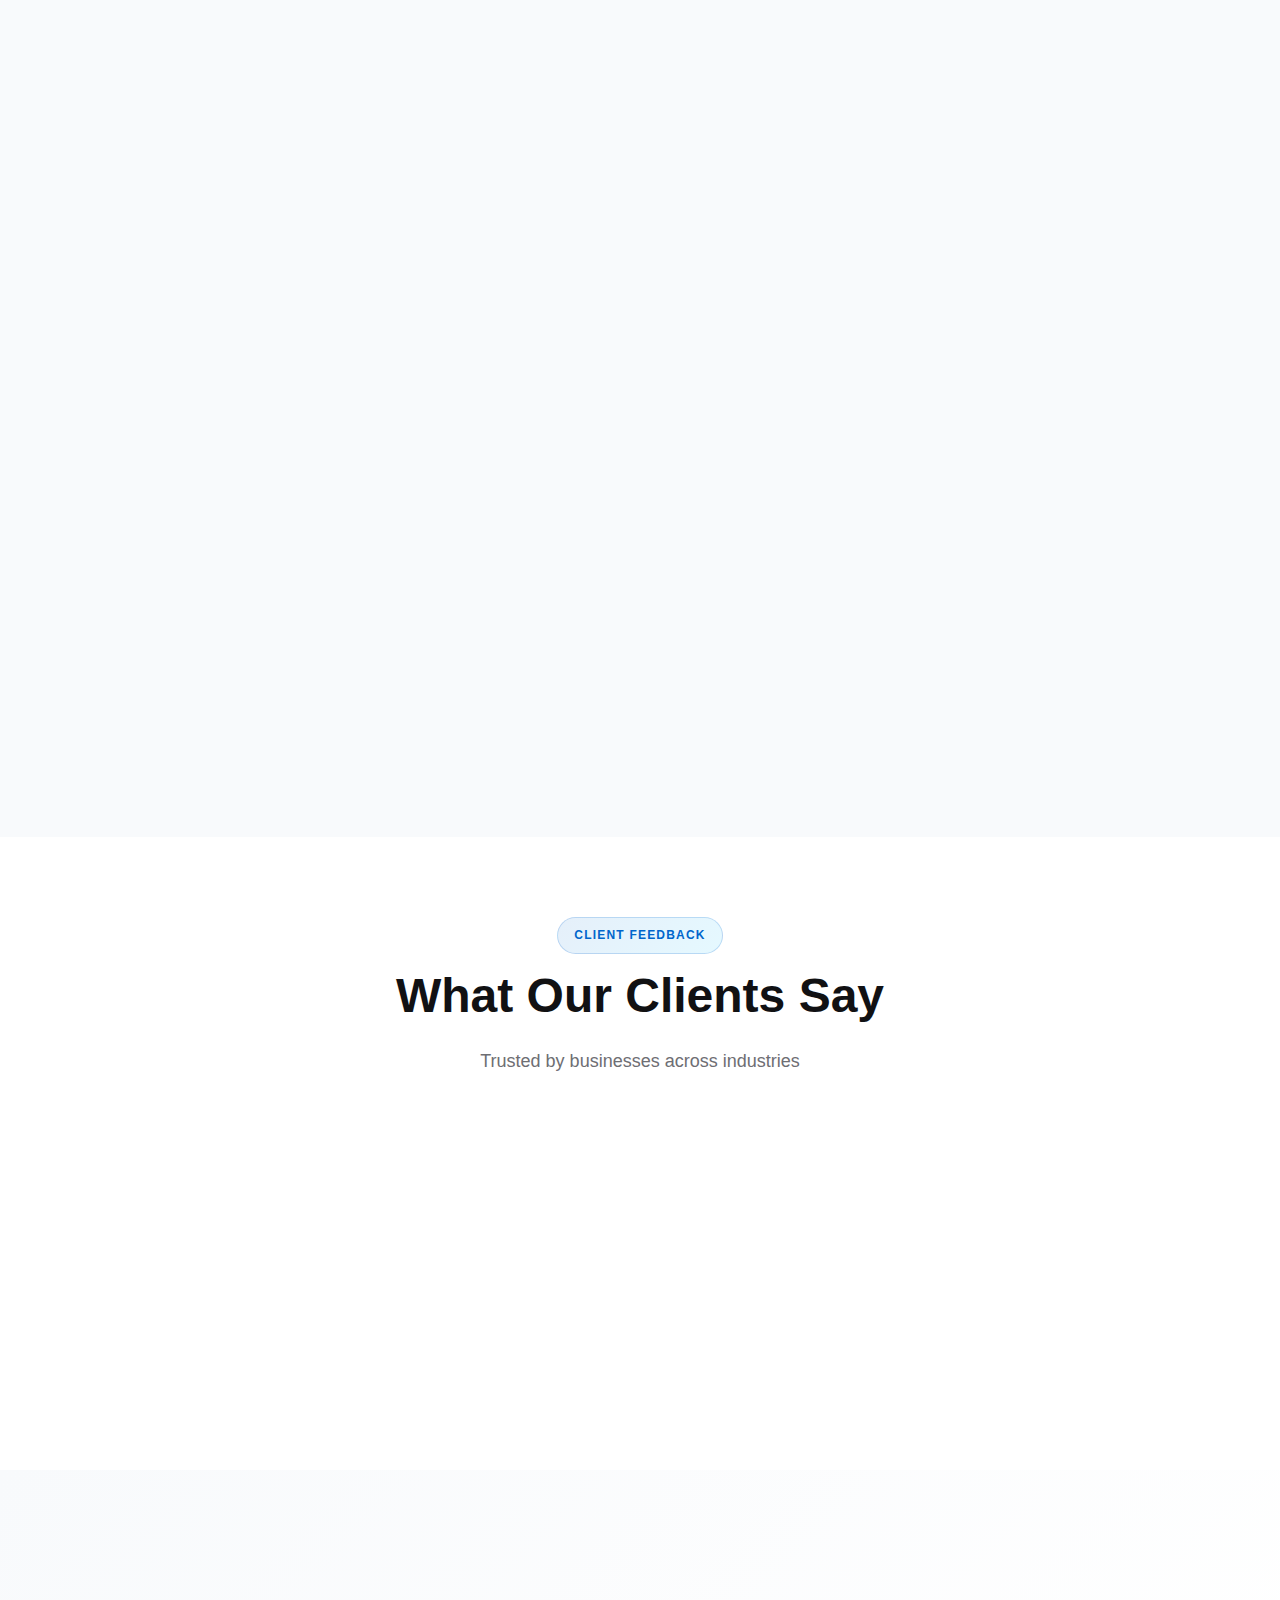
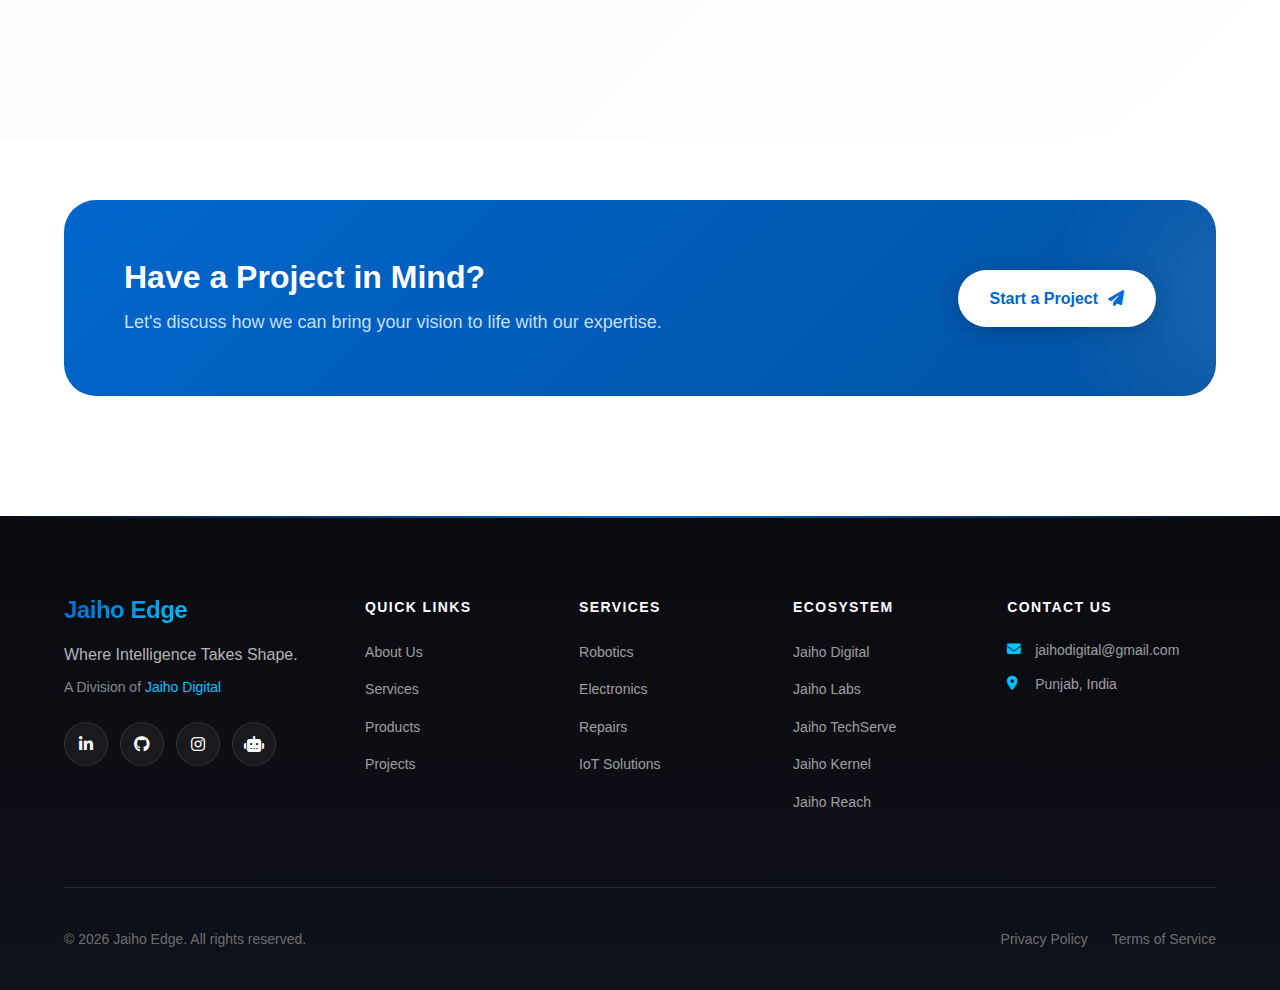
<file: projects.html>
<!DOCTYPE html>
<html lang="en">

<head>
    <meta charset="UTF-8">
    <meta name="viewport" content="width=device-width, initial-scale=1.0">
    <title>Projects - Jaiho Edge</title>
    <meta name="description"
        content="Explore Jaiho Edge project portfolio showcasing our robotics, automation, and electronics repair work.">
    <link rel="stylesheet" href="css/styles.css">
    <link rel="stylesheet" href="https://cdnjs.cloudflare.com/ajax/libs/font-awesome/6.5.1/css/all.min.css">
    <link rel="icon" href="assets/jaiho-edge-logo.png" sizes="any">
</head>

<body>

    <!-- Island Navbar -->
    <nav class="navbar">
        <a href="index.html" class="logo">
            <img src="assets/jaiho-edge-logo.png" alt="Jaiho Edge Logo" class="logo-icon">
            <span class="logo-text">Jaiho Edge</span>
        </a>
        <div class="nav-links">
            <a href="index.html">Home</a>
            <a href="about.html">About</a>
            <a href="clients.html">Clients</a>
            <a href="services.html">Services</a>
            <a href="products.html">Products</a>
            <a href="projects.html" class="active">Projects</a>
        </div>
        <button class="mobile-menu-btn" aria-label="Toggle menu">
            <span></span>
            <span></span>
            <span></span>
        </button>
    </nav>

    <!-- Page Header -->
    <section class="page-header">
        <div class="page-header-content">
            <div class="section-badge">Our Work</div>
            <h1>Projects</h1>
            <p>A showcase of our successful implementations, repairs, and innovations across industries.</p>
        </div>
    </section>

    <!-- Featured Project -->
    <section class="content-section">
        <div class="container">
            <div class="content-grid">
                <div class="content-image">
                    <img src="assets/robotics.png" alt="Factory Automation Project">
                </div>
                <div class="content-text">
                    <div class="section-badge">Featured Project</div>
                    <h2>Factory Automation System</h2>
                    <p>Complete automation solution for a manufacturing plant, integrating robotic arms, conveyor
                        systems, and vision-guided quality control. This project reduced manual labor by 60% and
                        increased production throughput by 40%.</p>
                    <div style="display: grid; grid-template-columns: 1fr 1fr; gap: 20px; margin-top: 24px;">
                        <div>
                            <div style="font-size: 32px; font-weight: 700; color: var(--accent-blue);">60%</div>
                            <p style="font-size: 14px; margin: 0;">Labor Reduction</p>
                        </div>
                        <div>
                            <div style="font-size: 32px; font-weight: 700; color: var(--accent-blue);">40%</div>
                            <p style="font-size: 14px; margin: 0;">Throughput Increase</p>
                        </div>
                    </div>
                </div>
            </div>
        </div>
    </section>

    <!-- Projects Grid -->
    <section class="content-section" style="background: #f8fafc;">
        <div class="container">
            <div class="section-header">
                <div class="section-badge">Portfolio</div>
                <h2 class="text-center">Recent Projects</h2>
                <p class="section-subtitle">Explore our diverse range of successful implementations</p>
            </div>
            <div class="projects-grid">

                <!-- Project 1 -->
                <div class="project-card">
                    <div class="project-image">
                        <img src="assets/fujifilm-frontier.png" alt="Minilab Restoration">
                        <div class="project-overlay">
                            <h3>Minilab Fleet Restoration</h3>
                            <p>Comprehensive overhaul of 15 Fujifilm Frontier systems for a photo retail chain</p>
                        </div>
                    </div>
                </div>

                <!-- Project 2 -->
                <div class="project-card">
                    <div class="project-image">
                        <img src="assets/robotics.png" alt="Assembly Line Robot">
                        <div class="project-overlay">
                            <h3>Assembly Line Integration</h3>
                            <p>6-axis robotic arm deployment for precision electronics assembly</p>
                        </div>
                    </div>
                </div>

                <!-- Project 3 -->
                <div class="project-card">
                    <div class="project-image">
                        <img src="assets/noritsu-3700.png" alt="Noritsu Repair">
                        <div class="project-overlay">
                            <h3>Noritsu System Revival</h3>
                            <p>Complete restoration of vintage Noritsu 3800 for a boutique photo studio</p>
                        </div>
                    </div>
                </div>

                <!-- Project 4 -->
                <div class="project-card">
                    <div class="project-image">
                        <img src="assets/electronics.png" alt="IoT Deployment">
                        <div class="project-overlay">
                            <h3>Smart Factory IoT</h3>
                            <p>Industrial IoT sensor network with real-time cloud monitoring</p>
                        </div>
                    </div>
                </div>

                <!-- Project 5 -->
                <div class="project-card">
                    <div class="project-image">
                        <img src="assets/robotics.png" alt="Cobot Integration">
                        <div class="project-overlay">
                            <h3>Collaborative Robot System</h3>
                            <p>Human-robot collaboration setup for flexible manufacturing</p>
                        </div>
                    </div>
                </div>

                <!-- Project 6 -->
                <div class="project-card">
                    <div class="project-image">
                        <img src="assets/electronics.png" alt="PCB Design">
                        <div class="project-overlay">
                            <h3>Custom Control Board</h3>
                            <p>Industrial-grade PCB design for harsh environment operations</p>
                        </div>
                    </div>
                </div>

            </div>
        </div>
    </section>

    <!-- Client Testimonials -->
    <section class="content-section">
        <div class="container">
            <div class="section-header">
                <div class="section-badge">Client Feedback</div>
                <h2 class="text-center">What Our Clients Say</h2>
                <p class="section-subtitle">Trusted by businesses across industries</p>
            </div>
            <div class="services-grid">
                <div class="service-card" style="text-align: left;">
                    <div style="display: flex; gap: 4px; margin-bottom: 16px; color: #FFB800;">
                        <i class="fas fa-star"></i>
                        <i class="fas fa-star"></i>
                        <i class="fas fa-star"></i>
                        <i class="fas fa-star"></i>
                        <i class="fas fa-star"></i>
                    </div>
                    <p style="font-style: italic; margin-bottom: 20px;">"Jaiho Edge restored our aging Frontier systems
                        to like-new condition. Their expertise is unmatched."</p>
                    <div style="display: flex; align-items: center; gap: 12px;">
                        <div
                            style="width: 48px; height: 48px; background: var(--accent-blue); border-radius: 50%; display: flex; align-items: center; justify-content: center; color: white; font-weight: 600;">
                            RK</div>
                        <div>
                            <strong>Rajesh K.</strong>
                            <p style="font-size: 13px; margin: 0;">Photo Studio Owner</p>
                        </div>
                    </div>
                </div>
                <div class="service-card" style="text-align: left;">
                    <div style="display: flex; gap: 4px; margin-bottom: 16px; color: #FFB800;">
                        <i class="fas fa-star"></i>
                        <i class="fas fa-star"></i>
                        <i class="fas fa-star"></i>
                        <i class="fas fa-star"></i>
                        <i class="fas fa-star"></i>
                    </div>
                    <p style="font-style: italic; margin-bottom: 20px;">"The automation solution they built transformed
                        our production line. ROI achieved in just 8 months."</p>
                    <div style="display: flex; align-items: center; gap: 12px;">
                        <div
                            style="width: 48px; height: 48px; background: #7B61FF; border-radius: 50%; display: flex; align-items: center; justify-content: center; color: white; font-weight: 600;">
                            SP</div>
                        <div>
                            <strong>Suresh P.</strong>
                            <p style="font-size: 13px; margin: 0;">Manufacturing Director</p>
                        </div>
                    </div>
                </div>
                <div class="service-card" style="text-align: left;">
                    <div style="display: flex; gap: 4px; margin-bottom: 16px; color: #FFB800;">
                        <i class="fas fa-star"></i>
                        <i class="fas fa-star"></i>
                        <i class="fas fa-star"></i>
                        <i class="fas fa-star"></i>
                        <i class="fas fa-star"></i>
                    </div>
                    <p style="font-style: italic; margin-bottom: 20px;">"Professional team, exceptional results. They
                        delivered exactly what we needed, on time and on budget."</p>
                    <div style="display: flex; align-items: center; gap: 12px;">
                        <div
                            style="width: 48px; height: 48px; background: #00D68F; border-radius: 50%; display: flex; align-items: center; justify-content: center; color: white; font-weight: 600;">
                            AM</div>
                        <div>
                            <strong>Anita M.</strong>
                            <p style="font-size: 13px; margin: 0;">Operations Manager</p>
                        </div>
                    </div>
                </div>
            </div>
        </div>
    </section>

    <!-- Stats Section -->
    <section class="stats-section">
        <div class="container">
            <div class="stats-grid">
                <div class="stat-item">
                    <div class="stat-number">50+</div>
                    <div class="stat-label">Projects Completed</div>
                </div>
                <div class="stat-item">
                    <div class="stat-number">150+</div>
                    <div class="stat-label">Machines Repaired</div>
                </div>
                <div class="stat-item">
                    <div class="stat-number">99%</div>
                    <div class="stat-label">Success Rate</div>
                </div>
                <div class="stat-item">
                    <div class="stat-number">24/7</div>
                    <div class="stat-label">Support Available</div>
                </div>
            </div>
        </div>
    </section>

    <!-- CTA Section -->
    <section class="section cta-section">
        <div class="container">
            <div class="cta-card">
                <div class="cta-content">
                    <h2>Have a Project in Mind?</h2>
                    <p>Let's discuss how we can bring your vision to life with our expertise.</p>
                </div>
                <a href="mailto:jaihodigital@gmail.com" class="cta-button">
                    <span>Start a Project</span>
                    <i class="fas fa-paper-plane"></i>
                </a>
            </div>
        </div>
    </section>

    <!-- Footer -->
    <footer id="ecosystem">
        <div class="footer-glow"></div>
        <div class="container">
            <div class="footer-main">
                <div class="footer-brand">
                    <div class="footer-logo">
                        <span class="logo-text">Jaiho Edge</span>
                    </div>
                    <p class="footer-tagline">Where Intelligence Takes Shape.</p>
                    <p class="footer-division">A Division of <a href="https://jaiho-digital.onrender.com/">Jaiho
                            Digital</a></p>
                    <div class="footer-social">
                        <a href="https://linkedin.com" target="_blank" aria-label="LinkedIn"><i
                                class="fab fa-linkedin-in"></i></a>
                        <a href="https://github.com" target="_blank" aria-label="GitHub"><i
                                class="fab fa-github"></i></a>
                        <a href="https://instagram.com" target="_blank" aria-label="Instagram"><i
                                class="fab fa-instagram"></i></a>
                        <a href="https://huggingface.co" target="_blank" aria-label="Hugging Face"><i
                                class="fas fa-robot"></i></a>
                    </div>
                </div>
                <div class="footer-links">
                    <h4>Quick Links</h4>
                    <ul>
                        <li><a href="about.html">About Us</a></li>
                        <li><a href="services.html">Services</a></li>
                        <li><a href="products.html">Products</a></li>
                        <li><a href="projects.html">Projects</a></li>
                    </ul>
                </div>
                <div class="footer-links">
                    <h4>Services</h4>
                    <ul>
                        <li><a href="services.html#robotics">Robotics</a></li>
                        <li><a href="services.html#electronics">Electronics</a></li>
                        <li><a href="services.html#repairs">Repairs</a></li>
                        <li><a href="services.html#iot">IoT Solutions</a></li>
                    </ul>
                </div>
                <div class="footer-links">
                    <h4>Ecosystem</h4>
                    <ul>
                        <li><a href="https://jaiho-digital.onrender.com/" target="_blank">Jaiho Digital</a></li>
                        <li><a href="https://jaiho-labs.onrender.com/" target="_blank">Jaiho Labs</a></li>
                        <li><a href="https://jaihotechserve.onrender.com/" target="_blank">Jaiho TechServe</a></li>
                        <li><a href="https://jaihokernel.onrender.com/" target="_blank">Jaiho Kernel</a></li>
                        <li><a href="https://jaiho-digital.onrender.com/org_sub_pages/jaiho_reach.html"
                                target="_blank">Jaiho Reach</a></li>
                    </ul>
                </div>
                <div class="footer-links footer-contact">
                    <h4>Contact Us</h4>
                    <ul>
                        <li>
                            <i class="fas fa-envelope"></i>
                            <a href="mailto:jaihodigital@gmail.com">jaihodigital@gmail.com</a>
                        </li>
                        <!--<li>
                            <i class="fas fa-phone"></i>
                            <span>+91 98765 43210</span>
                        </li>--->
                        <li>
                            <i class="fas fa-map-marker-alt"></i>
                            <span>Punjab, India</span>
                        </li>
                    </ul>
                </div>
            </div>
            <div class="footer-bottom">
                <p>&copy; 2026 Jaiho Edge. All rights reserved.</p>
                <div class="footer-bottom-links">
                    <a href="#">Privacy Policy</a>
                    <a href="#">Terms of Service</a>
                </div>
            </div>
        </div>
    </footer>

    <a href="mailto:jaihodigital@gmail.com" class="floating-contact" aria-label="Contact us">
        <i class="fas fa-paper-plane"></i>
    </a>

    <script>
        const mobileMenuBtn = document.querySelector('.mobile-menu-btn');
        const navLinks = document.querySelector('.nav-links');
        if (mobileMenuBtn) {
            mobileMenuBtn.addEventListener('click', () => {
                mobileMenuBtn.classList.toggle('active');
                navLinks.classList.toggle('active');
            });
        }
        window.addEventListener('scroll', () => {
            const navbar = document.querySelector('.navbar');
            if (window.scrollY > 50) {
                navbar.classList.add('scrolled');
            } else {
                navbar.classList.remove('scrolled');
            }
        });

        // Animate elements on scroll
        const observer = new IntersectionObserver((entries) => {
            entries.forEach(entry => {
                if (entry.isIntersecting) {
                    entry.target.style.opacity = '1';
                    entry.target.style.transform = 'translateY(0)';
                }
            });
        }, { threshold: 0.1 });

        document.querySelectorAll('.project-card, .stat-item, .service-card').forEach(el => {
            el.style.opacity = '0';
            el.style.transform = 'translateY(30px)';
            el.style.transition = 'all 0.6s ease';
            observer.observe(el);
        });
    </script>
</body>

</html>
</file>
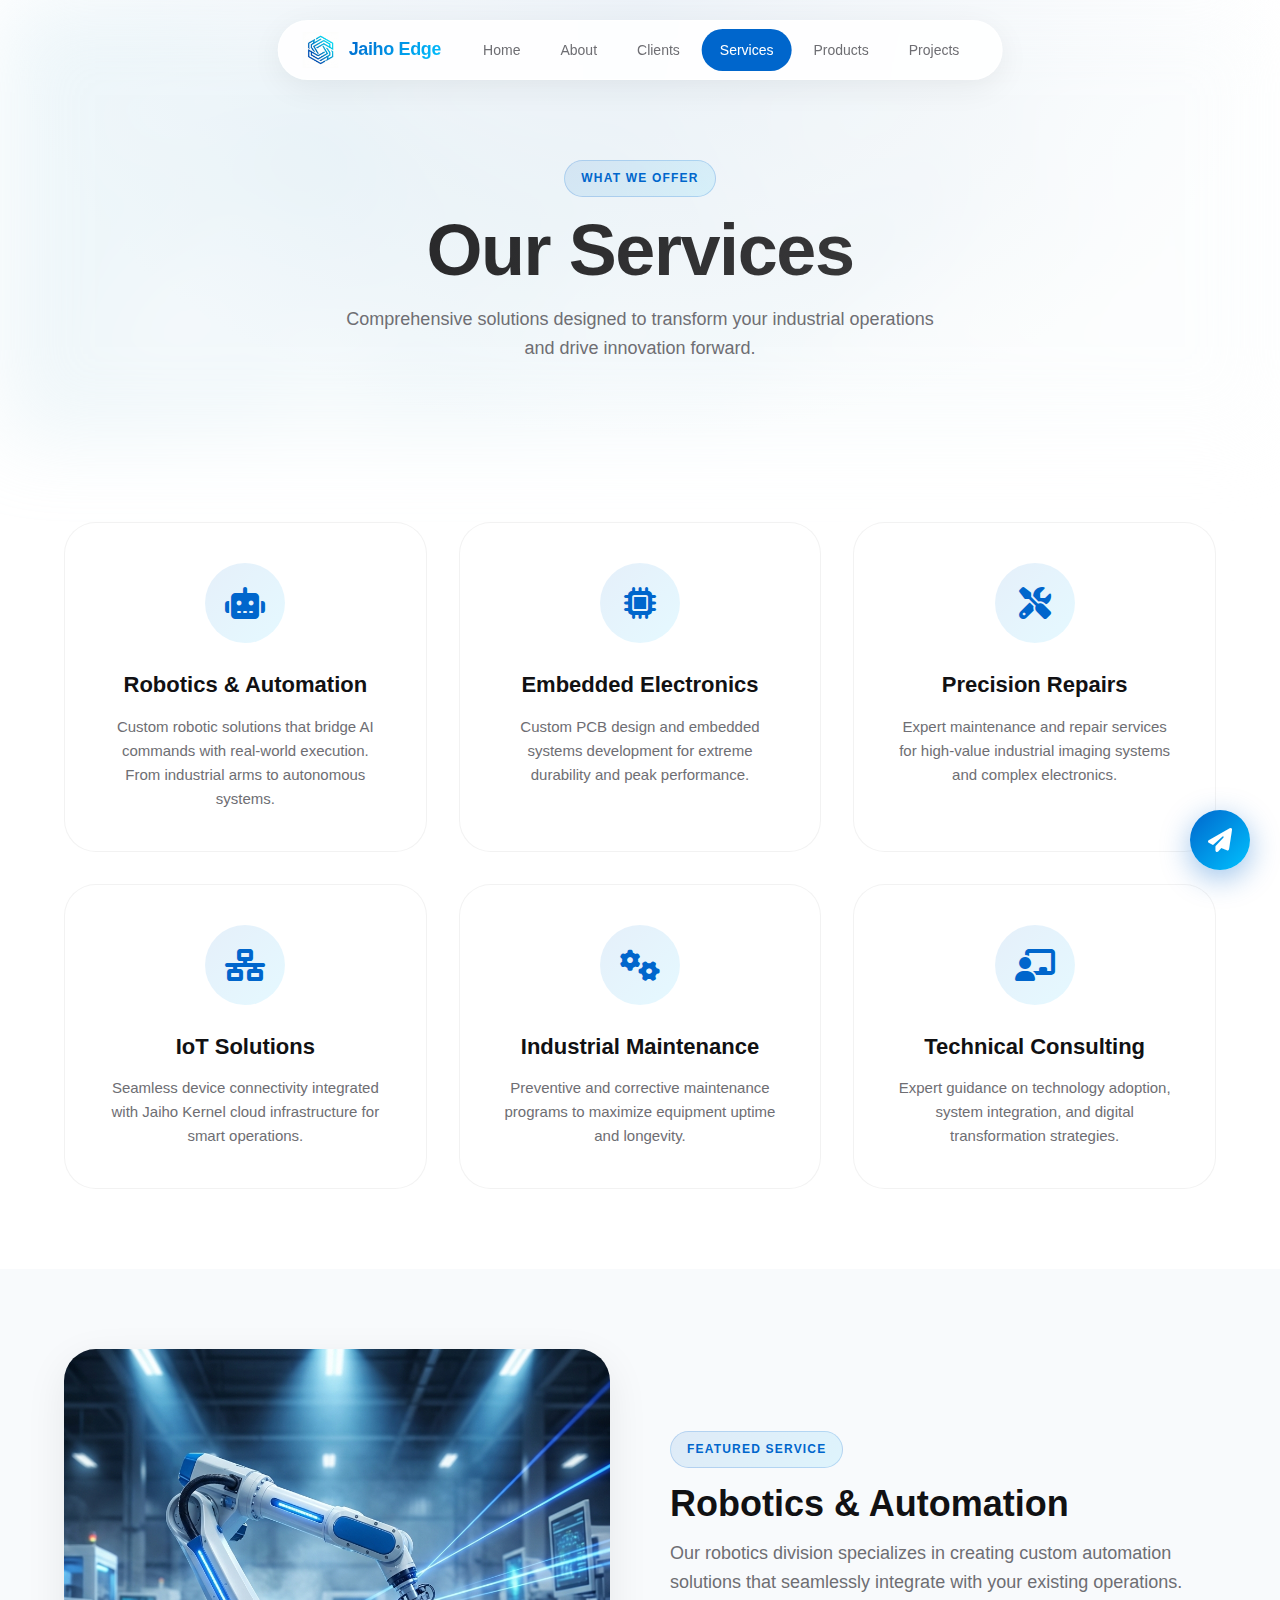
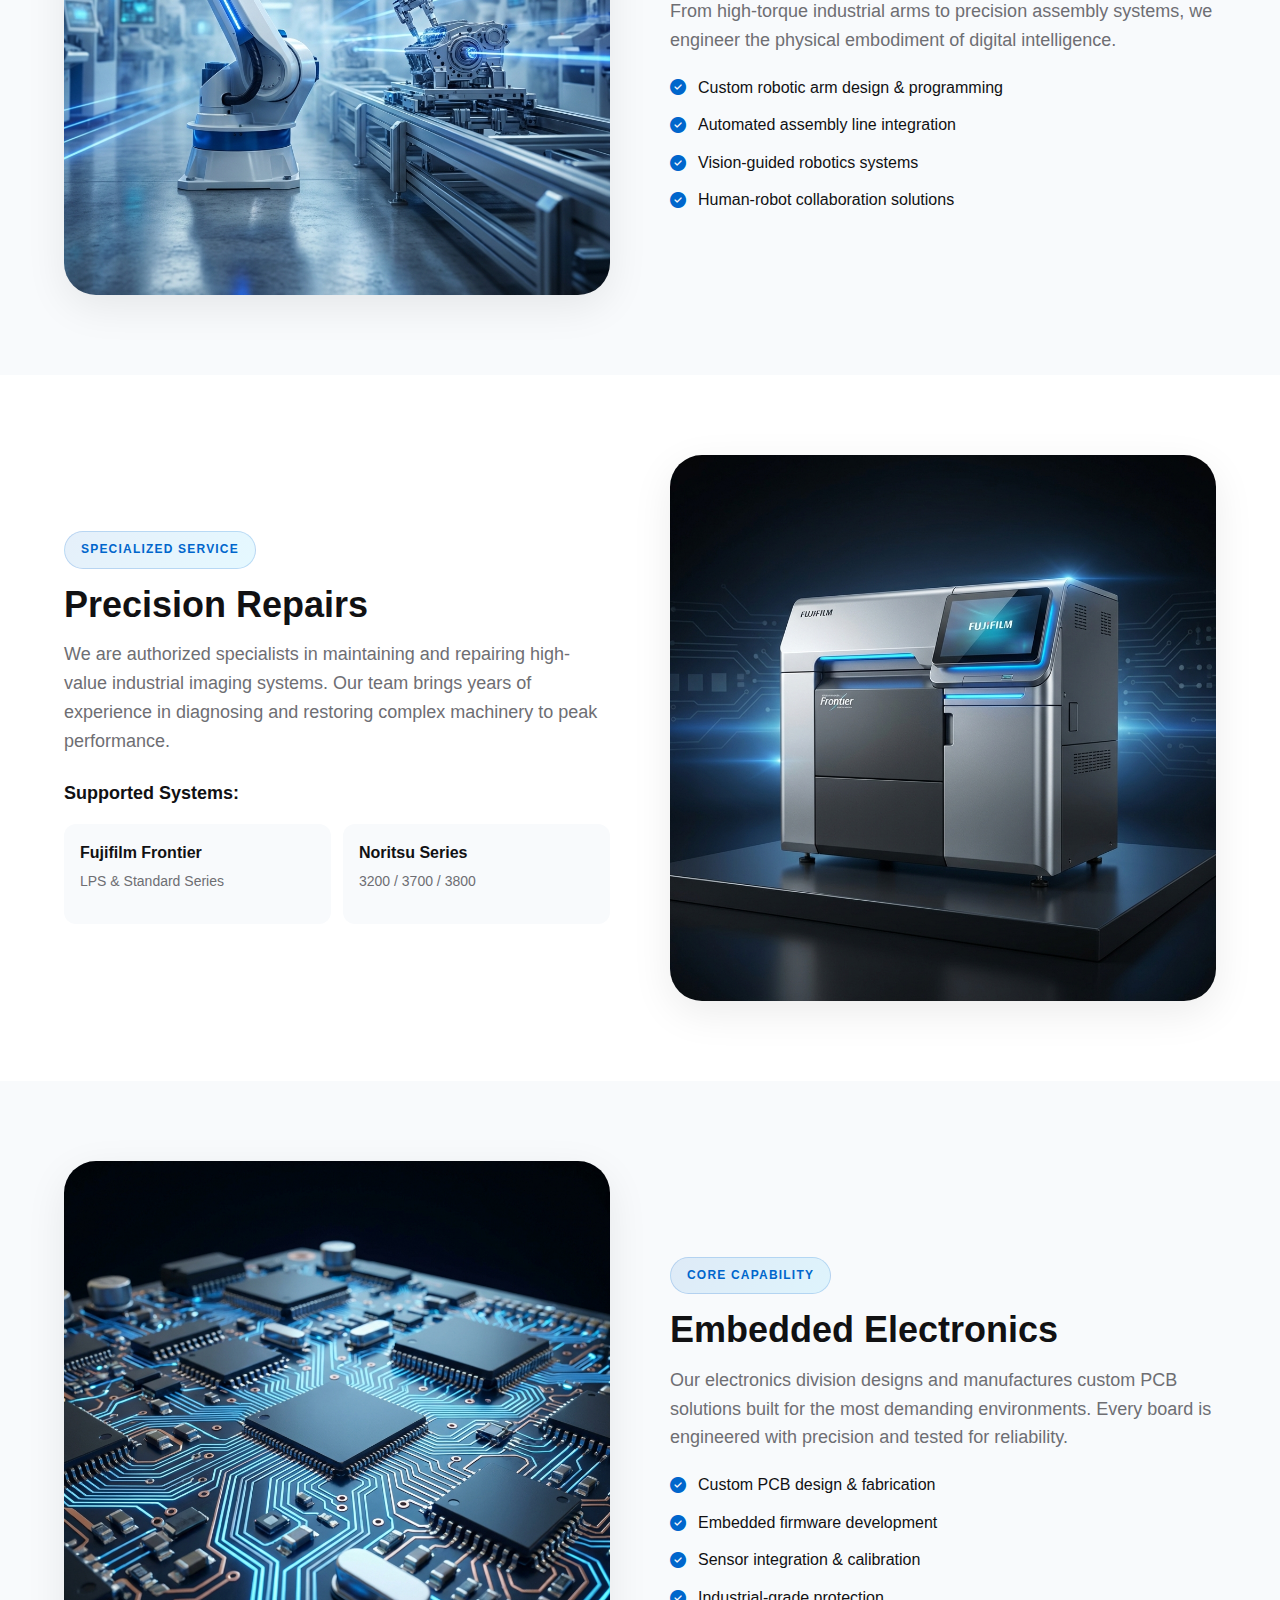
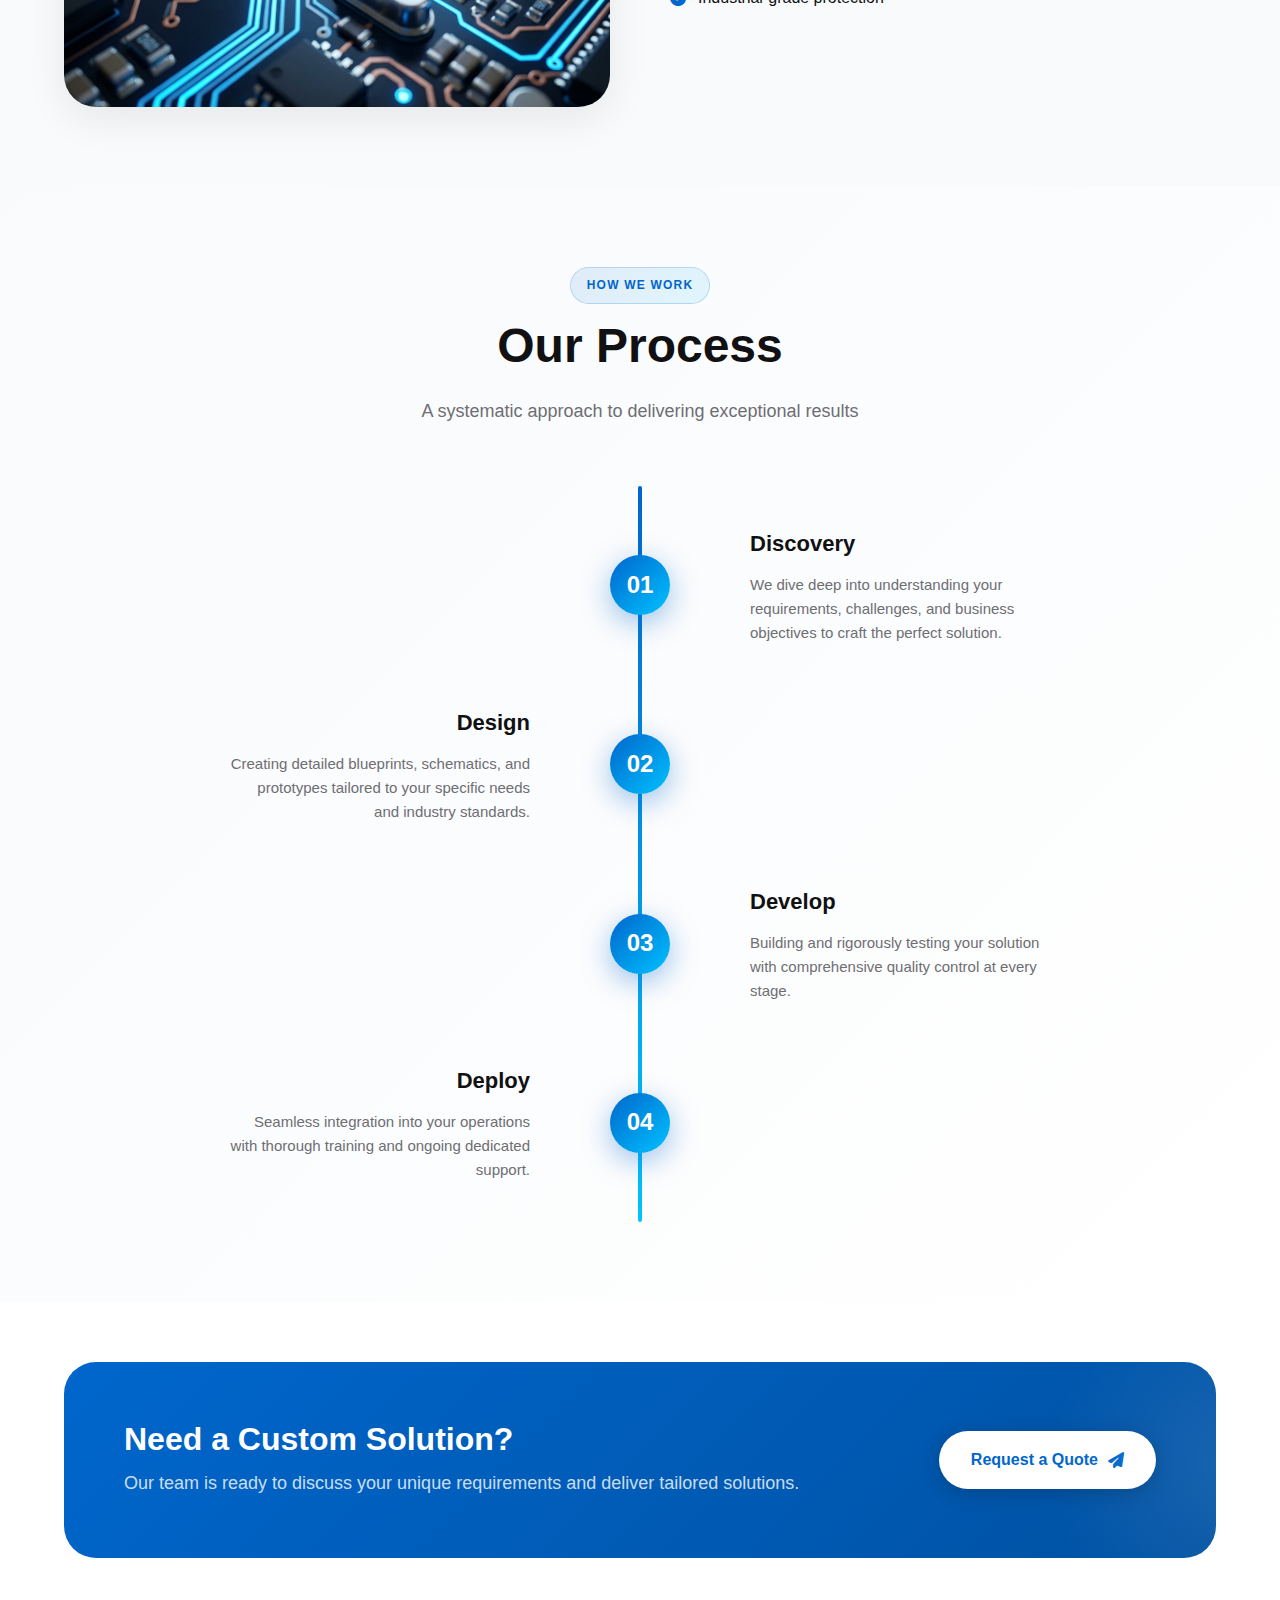
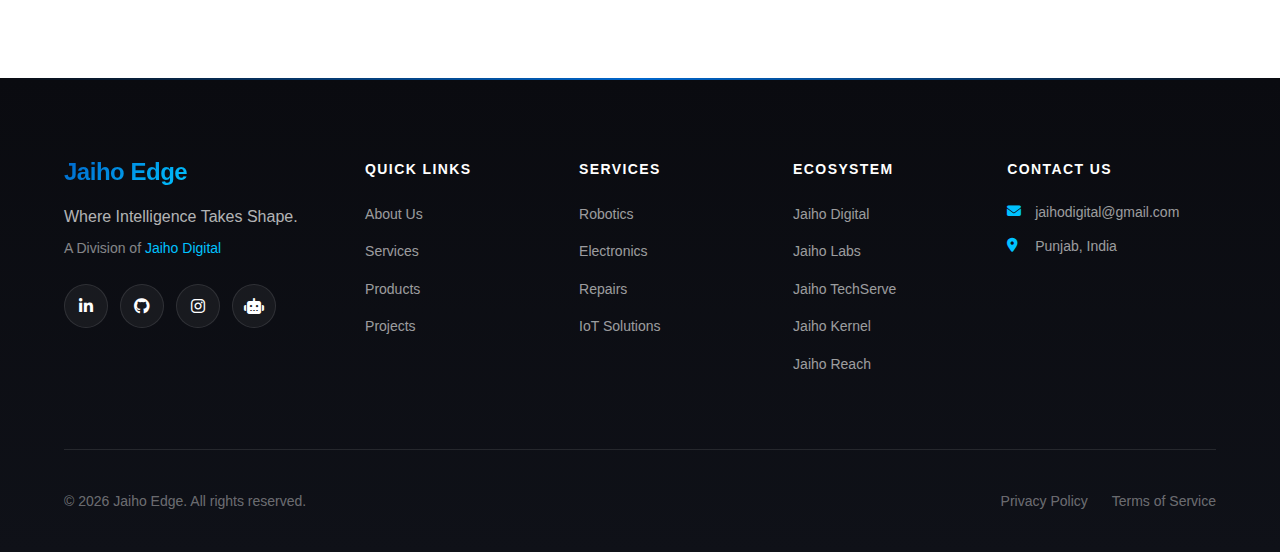
<file: services.html>
<!DOCTYPE html>
<html lang="en">

<head>
    <meta charset="UTF-8">
    <meta name="viewport" content="width=device-width, initial-scale=1.0">
    <title>Our Services - Jaiho Edge</title>
    <meta name="description"
        content="Explore Jaiho Edge services including robotics, automation, precision electronics repair, and IoT solutions.">
    <link rel="stylesheet" href="css/styles.css">
    <link rel="stylesheet" href="https://cdnjs.cloudflare.com/ajax/libs/font-awesome/6.5.1/css/all.min.css">
    <link rel="icon" href="assets/jaiho-edge-logo.png" sizes="any">
</head>

<body>

    <!-- Island Navbar -->
    <nav class="navbar">
        <a href="index.html" class="logo">
            <img src="assets/jaiho-edge-logo.png" alt="Jaiho Edge Logo" class="logo-icon">
            <span class="logo-text">Jaiho Edge</span>
        </a>
        <div class="nav-links">
            <a href="index.html">Home</a>
            <a href="about.html">About</a>
            <a href="clients.html">Clients</a>
            <a href="services.html" class="active">Services</a>
            <a href="products.html">Products</a>
            <a href="projects.html">Projects</a>
        </div>
        <button class="mobile-menu-btn" aria-label="Toggle menu">
            <span></span>
            <span></span>
            <span></span>
        </button>
    </nav>

    <!-- Page Header -->
    <section class="page-header">
        <div class="page-header-content">
            <div class="section-badge">What We Offer</div>
            <h1>Our Services</h1>
            <p>Comprehensive solutions designed to transform your industrial operations and drive innovation forward.
            </p>
        </div>
    </section>

    <!-- Main Services Grid -->
    <section class="content-section">
        <div class="container">
            <div class="services-grid">
                <div class="service-card" id="robotics">
                    <div class="service-icon">
                        <i class="fas fa-robot"></i>
                    </div>
                    <h3>Robotics & Automation</h3>
                    <p>Custom robotic solutions that bridge AI commands with real-world execution. From industrial arms
                        to autonomous systems.</p>
                </div>
                <div class="service-card" id="electronics">
                    <div class="service-icon">
                        <i class="fas fa-microchip"></i>
                    </div>
                    <h3>Embedded Electronics</h3>
                    <p>Custom PCB design and embedded systems development for extreme durability and peak performance.
                    </p>
                </div>
                <div class="service-card" id="repairs">
                    <div class="service-icon">
                        <i class="fas fa-tools"></i>
                    </div>
                    <h3>Precision Repairs</h3>
                    <p>Expert maintenance and repair services for high-value industrial imaging systems and complex
                        electronics.</p>
                </div>
                <div class="service-card" id="iot">
                    <div class="service-icon">
                        <i class="fas fa-network-wired"></i>
                    </div>
                    <h3>IoT Solutions</h3>
                    <p>Seamless device connectivity integrated with Jaiho Kernel cloud infrastructure for smart
                        operations.</p>
                </div>
                <div class="service-card">
                    <div class="service-icon">
                        <i class="fas fa-cogs"></i>
                    </div>
                    <h3>Industrial Maintenance</h3>
                    <p>Preventive and corrective maintenance programs to maximize equipment uptime and longevity.</p>
                </div>
                <div class="service-card">
                    <div class="service-icon">
                        <i class="fas fa-chalkboard-teacher"></i>
                    </div>
                    <h3>Technical Consulting</h3>
                    <p>Expert guidance on technology adoption, system integration, and digital transformation
                        strategies.</p>
                </div>
            </div>
        </div>
    </section>

    <!-- Robotics Detail Section -->
    <section class="content-section" style="background: #f8fafc;">
        <div class="container">
            <div class="content-grid">
                <div class="content-image">
                    <img src="assets/robotics.png" alt="Robotics & Automation">
                </div>
                <div class="content-text">
                    <div class="section-badge">Featured Service</div>
                    <h2>Robotics & Automation</h2>
                    <p>Our robotics division specializes in creating custom automation solutions that seamlessly
                        integrate with your existing operations. From high-torque industrial arms to precision assembly
                        systems, we engineer the physical embodiment of digital intelligence.</p>
                    <ul style="list-style: none; margin-top: 20px;">
                        <li style="display: flex; align-items: center; gap: 12px; margin-bottom: 12px;">
                            <i class="fas fa-check-circle" style="color: var(--accent-blue);"></i>
                            <span>Custom robotic arm design & programming</span>
                        </li>
                        <li style="display: flex; align-items: center; gap: 12px; margin-bottom: 12px;">
                            <i class="fas fa-check-circle" style="color: var(--accent-blue);"></i>
                            <span>Automated assembly line integration</span>
                        </li>
                        <li style="display: flex; align-items: center; gap: 12px; margin-bottom: 12px;">
                            <i class="fas fa-check-circle" style="color: var(--accent-blue);"></i>
                            <span>Vision-guided robotics systems</span>
                        </li>
                        <li style="display: flex; align-items: center; gap: 12px;">
                            <i class="fas fa-check-circle" style="color: var(--accent-blue);"></i>
                            <span>Human-robot collaboration solutions</span>
                        </li>
                    </ul>
                </div>
            </div>
        </div>
    </section>

    <!-- Repairs Detail Section -->
    <section class="content-section">
        <div class="container">
            <div class="content-grid reverse">
                <div class="content-image">
                    <img src="assets/fujifilm-frontier.png" alt="Precision Repairs">
                </div>
                <div class="content-text">
                    <div class="section-badge">Specialized Service</div>
                    <h2>Precision Repairs</h2>
                    <p>We are authorized specialists in maintaining and repairing high-value industrial imaging systems.
                        Our team brings years of experience in diagnosing and restoring complex machinery to peak
                        performance.</p>
                    <div style="margin-top: 24px;">
                        <h4 style="margin-bottom: 16px;">Supported Systems:</h4>
                        <div style="display: grid; grid-template-columns: 1fr 1fr; gap: 12px;">
                            <div style="padding: 16px; background: #f8fafc; border-radius: 12px;">
                                <strong>Fujifilm Frontier</strong>
                                <p style="font-size: 14px; margin-top: 4px;">LPS & Standard Series</p>
                            </div>
                            <div style="padding: 16px; background: #f8fafc; border-radius: 12px;">
                                <strong>Noritsu Series</strong>
                                <p style="font-size: 14px; margin-top: 4px;">3200 / 3700 / 3800</p>
                            </div>
                        </div>
                    </div>
                </div>
            </div>
        </div>
    </section>

    <!-- Electronics Detail Section -->
    <section class="content-section" style="background: #f8fafc;">
        <div class="container">
            <div class="content-grid">
                <div class="content-image">
                    <img src="assets/electronics.png" alt="Embedded Electronics">
                </div>
                <div class="content-text">
                    <div class="section-badge">Core Capability</div>
                    <h2>Embedded Electronics</h2>
                    <p>Our electronics division designs and manufactures custom PCB solutions built for the most
                        demanding environments. Every board is engineered with precision and tested for reliability.</p>
                    <ul style="list-style: none; margin-top: 20px;">
                        <li style="display: flex; align-items: center; gap: 12px; margin-bottom: 12px;">
                            <i class="fas fa-check-circle" style="color: var(--accent-blue);"></i>
                            <span>Custom PCB design & fabrication</span>
                        </li>
                        <li style="display: flex; align-items: center; gap: 12px; margin-bottom: 12px;">
                            <i class="fas fa-check-circle" style="color: var(--accent-blue);"></i>
                            <span>Embedded firmware development</span>
                        </li>
                        <li style="display: flex; align-items: center; gap: 12px; margin-bottom: 12px;">
                            <i class="fas fa-check-circle" style="color: var(--accent-blue);"></i>
                            <span>Sensor integration & calibration</span>
                        </li>
                        <li style="display: flex; align-items: center; gap: 12px;">
                            <i class="fas fa-check-circle" style="color: var(--accent-blue);"></i>
                            <span>Industrial-grade protection</span>
                        </li>
                    </ul>
                </div>
            </div>
        </div>
    </section>

    <!-- Process Section - Redesigned -->
    <section class="content-section process-section">
        <div class="container">
            <div class="section-header">
                <div class="section-badge">How We Work</div>
                <h2 class="text-center">Our Process</h2>
                <p class="section-subtitle">A systematic approach to delivering exceptional results</p>
            </div>
            <div class="process-timeline">
                <div class="process-line"></div>
                <div class="process-step">
                    <div class="step-number">01</div>
                    <div class="step-icon">
                        <i class="fas fa-search"></i>
                    </div>
                    <div class="step-content">
                        <h3>Discovery</h3>
                        <p>We dive deep into understanding your requirements, challenges, and business objectives to
                            craft the perfect solution.</p>
                    </div>
                </div>
                <div class="process-step">
                    <div class="step-number">02</div>
                    <div class="step-icon">
                        <i class="fas fa-pencil-ruler"></i>
                    </div>
                    <div class="step-content">
                        <h3>Design</h3>
                        <p>Creating detailed blueprints, schematics, and prototypes tailored to your specific needs and
                            industry standards.</p>
                    </div>
                </div>
                <div class="process-step">
                    <div class="step-number">03</div>
                    <div class="step-icon">
                        <i class="fas fa-cogs"></i>
                    </div>
                    <div class="step-content">
                        <h3>Develop</h3>
                        <p>Building and rigorously testing your solution with comprehensive quality control at every
                            stage.</p>
                    </div>
                </div>
                <div class="process-step">
                    <div class="step-number">04</div>
                    <div class="step-icon">
                        <i class="fas fa-rocket"></i>
                    </div>
                    <div class="step-content">
                        <h3>Deploy</h3>
                        <p>Seamless integration into your operations with thorough training and ongoing dedicated
                            support.</p>
                    </div>
                </div>
            </div>
        </div>
    </section>

    <!-- CTA Section -->
    <section class="section cta-section">
        <div class="container">
            <div class="cta-card">
                <div class="cta-content">
                    <h2>Need a Custom Solution?</h2>
                    <p>Our team is ready to discuss your unique requirements and deliver tailored solutions.</p>
                </div>
                <a href="mailto:jaihodigital@gmail.com" class="cta-button">
                    <span>Request a Quote</span>
                    <i class="fas fa-paper-plane"></i>
                </a>
            </div>
        </div>
    </section>

    <!-- Footer -->
    <footer id="ecosystem">
        <div class="footer-glow"></div>
        <div class="container">
            <div class="footer-main">
                <div class="footer-brand">
                    <div class="footer-logo">
                        <span class="logo-text">Jaiho Edge</span>
                    </div>
                    <p class="footer-tagline">Where Intelligence Takes Shape.</p>
                    <p class="footer-division">A Division of <a href="https://jaiho-digital.onrender.com/">Jaiho
                            Digital</a></p>
                    <div class="footer-social">
                        <a href="https://linkedin.com" target="_blank" aria-label="LinkedIn"><i
                                class="fab fa-linkedin-in"></i></a>
                        <a href="https://github.com" target="_blank" aria-label="GitHub"><i
                                class="fab fa-github"></i></a>
                        <a href="https://instagram.com" target="_blank" aria-label="Instagram"><i
                                class="fab fa-instagram"></i></a>
                        <a href="https://huggingface.co" target="_blank" aria-label="Hugging Face"><i
                                class="fas fa-robot"></i></a>
                    </div>
                </div>
                <div class="footer-links">
                    <h4>Quick Links</h4>
                    <ul>
                        <li><a href="about.html">About Us</a></li>
                        <li><a href="services.html">Services</a></li>
                        <li><a href="products.html">Products</a></li>
                        <li><a href="projects.html">Projects</a></li>
                    </ul>
                </div>
                <div class="footer-links">
                    <h4>Services</h4>
                    <ul>
                        <li><a href="services.html#robotics">Robotics</a></li>
                        <li><a href="services.html#electronics">Electronics</a></li>
                        <li><a href="services.html#repairs">Repairs</a></li>
                        <li><a href="services.html#iot">IoT Solutions</a></li>
                    </ul>
                </div>
                <div class="footer-links">
                    <h4>Ecosystem</h4>
                    <ul>
                        <li><a href="https://jaiho-digital.onrender.com/" target="_blank">Jaiho Digital</a></li>
                        <li><a href="https://jaiho-labs.onrender.com/" target="_blank">Jaiho Labs</a></li>
                        <li><a href="https://jaihotechserve.onrender.com/" target="_blank">Jaiho TechServe</a></li>
                        <li><a href="https://jaihokernel.onrender.com/" target="_blank">Jaiho Kernel</a></li>
                        <li><a href="https://jaiho-digital.onrender.com/org_sub_pages/jaiho_reach.html"
                                target="_blank">Jaiho Reach</a></li>
                    </ul>
                </div>
                <div class="footer-links footer-contact">
                    <h4>Contact Us</h4>
                    <ul>
                        <li>
                            <i class="fas fa-envelope"></i>
                            <a href="mailto:jaihodigital@gmail.com">jaihodigital@gmail.com</a>
                        </li>
                        <!--<li>
                            <i class="fas fa-phone"></i>
                            <span>+91 98765 43210</span>
                        </li>-->
                        <li>
                            <i class="fas fa-map-marker-alt"></i>
                            <span>Punjab, India</span>
                        </li>
                    </ul>
                </div>
            </div>
            <div class="footer-bottom">
                <p>&copy; 2026 Jaiho Edge. All rights reserved.</p>
                <div class="footer-bottom-links">
                    <a href="#">Privacy Policy</a>
                    <a href="#">Terms of Service</a>
                </div>
            </div>
        </div>
    </footer>

    <a href="mailto:jaihodigital@gmail.com" class="floating-contact" aria-label="Contact us">
        <i class="fas fa-paper-plane"></i>
    </a>

    <script>
        const mobileMenuBtn = document.querySelector('.mobile-menu-btn');
        const navLinks = document.querySelector('.nav-links');
        if (mobileMenuBtn) {
            mobileMenuBtn.addEventListener('click', () => {
                mobileMenuBtn.classList.toggle('active');
                navLinks.classList.toggle('active');
            });
        }
        window.addEventListener('scroll', () => {
            const navbar = document.querySelector('.navbar');
            if (window.scrollY > 50) {
                navbar.classList.add('scrolled');
            } else {
                navbar.classList.remove('scrolled');
            }
        });
    </script>
</body>

</html>
</file>
<file: css/styles.css>
:root {
    /* Rich Light Palette */
    --bg-primary: #ffffff;
    --bg-secondary: #f2f4f8;
    --bg-dark: #0a0b10;
    --text-primary: #111113;
    --text-secondary: #6e6e73;
    --text-light: #ffffff;
    --accent-blue: #0066CC;
    --accent-cyan: #00C2FF;
    --accent-glow: rgba(0, 102, 204, 0.4);
    --glass-surface: rgba(255, 255, 255, 0.75);
    --glass-border: rgba(255, 255, 255, 0.6);
    --shadow-sm: 0 4px 12px rgba(0, 0, 0, 0.04);
    --shadow-lg: 0 12px 40px rgba(0, 0, 0, 0.08);

    /* Spacing & Layout */
    --container-width: 1200px;
    --section-padding: 120px 0;
    --radius-lg: 32px;
    --radius-md: 20px;
    --radius-sm: 12px;
    --radius-full: 999px;

    /* Animations */
    --ease-elastic: cubic-bezier(0.34, 1.56, 0.64, 1);
    --ease-out: cubic-bezier(0.16, 1, 0.3, 1);
}

* {
    margin: 0;
    padding: 0;
    box-sizing: border-box;
    font-family: 'Inter', -apple-system, BlinkMacSystemFont, "SF Pro Display", "Segoe UI", Roboto, Helvetica, Arial, sans-serif;
}

html {
    scroll-behavior: smooth;
}

body {
    background-color: var(--bg-primary);
    color: var(--text-primary);
    line-height: 1.6;
    -webkit-font-smoothing: antialiased;
    overflow-x: hidden;
}

/* Typography */
h1 {
    font-size: clamp(42px, 8vw, 72px);
    line-height: 1.05;
    letter-spacing: -0.02em;
    font-weight: 700;
    background: linear-gradient(135deg, #1d1d1f 0%, #434344 100%);
    -webkit-background-clip: text;
    -webkit-text-fill-color: transparent;
    background-clip: text;
}

h2 {
    font-size: clamp(32px, 5vw, 48px);
    line-height: 1.1;
    margin-bottom: 24px;
    font-weight: 600;
}

h3 {
    font-size: 24px;
    font-weight: 600;
    margin-bottom: 8px;
}

h4 {
    font-size: 18px;
    font-weight: 600;
    margin-bottom: 16px;
}

p {
    font-size: 18px;
    color: var(--text-secondary);
    font-weight: 400;
    line-height: 1.6;
}

/* Utilities */
.container {
    max-width: var(--container-width);
    margin: 0 auto;
    padding: 0 24px;
}

.section {
    padding: var(--section-padding);
}

.text-center {
    text-align: center;
}

/* Section Headers */
.section-header {
    text-align: center;
    margin-bottom: 60px;
}

.section-badge {
    display: inline-block;
    padding: 8px 16px;
    background: linear-gradient(135deg, rgba(0, 102, 204, 0.1) 0%, rgba(0, 194, 255, 0.1) 100%);
    border: 1px solid rgba(0, 102, 204, 0.2);
    border-radius: var(--radius-full);
    color: var(--accent-blue);
    font-size: 12px;
    font-weight: 600;
    text-transform: uppercase;
    letter-spacing: 0.1em;
    margin-bottom: 16px;
}

.section-subtitle {
    font-size: 18px;
    color: var(--text-secondary);
    max-width: 600px;
    margin: 0 auto;
}

/* "Island" Navbar */
.navbar {
    position: fixed;
    top: 20px;
    left: 50%;
    transform: translateX(-50%);
    width: auto;
    max-width: 90%;
    min-width: 700px;
    height: 60px;
    background: rgba(255, 255, 255, 0.9);
    backdrop-filter: blur(25px);
    -webkit-backdrop-filter: blur(25px);
    border: 1px solid var(--glass-border);
    border-radius: var(--radius-full);
    z-index: 1000;
    display: flex;
    align-items: center;
    justify-content: space-between;
    padding: 0 24px;
    box-shadow: 0 8px 32px rgba(0, 0, 0, 0.06);
    transition: all 0.3s ease;
}

.navbar.scrolled {
    background: rgba(255, 255, 255, 0.98);
    box-shadow: 0 8px 32px rgba(0, 0, 0, 0.1);
}

.logo {
    display: flex;
    flex-direction: row;
    align-items: center;
    text-decoration: none;
    gap: 10px;
    margin-right: 24px;
}

.logo-text {
    font-weight: 700;
    background: linear-gradient(135deg, var(--accent-blue) 0%, var(--accent-cyan) 100%);
    -webkit-background-clip: text;
    -webkit-text-fill-color: transparent;
    background-clip: text;
    font-size: 18px;
    letter-spacing: -0.02em;
    line-height: 1.2;
    white-space: nowrap;
}

.logo-sub {
    font-size: 10px;
    color: var(--text-secondary);
    font-weight: 500;
}

.logo-icon {
    width: 36px;
    height: 36px;
    object-fit: contain;
}

.nav-links {
    display: flex;
    gap: 4px;
}

.nav-links a {
    color: var(--text-secondary);
    text-decoration: none;
    font-size: 14px;
    font-weight: 500;
    padding: 10px 18px;
    border-radius: var(--radius-full);
    transition: all 0.2s ease;
}

.nav-links a:hover {
    color: var(--text-primary);
    background: rgba(0, 0, 0, 0.04);
}

.nav-links a.active {
    background: var(--accent-blue);
    color: white;
}

/* Mobile Menu Button */
.mobile-menu-btn {
    display: none;
    flex-direction: column;
    gap: 5px;
    padding: 10px;
    background: none;
    border: none;
    cursor: pointer;
}

.mobile-menu-btn span {
    display: block;
    width: 24px;
    height: 2px;
    background: var(--text-primary);
    border-radius: 2px;
    transition: all 0.3s ease;
}

.mobile-menu-btn.active span:nth-child(1) {
    transform: rotate(45deg) translate(5px, 5px);
}

.mobile-menu-btn.active span:nth-child(2) {
    opacity: 0;
}

.mobile-menu-btn.active span:nth-child(3) {
    transform: rotate(-45deg) translate(5px, -5px);
}

/* Hero Section */
.hero {
    min-height: 100vh;
    padding: 120px 24px 80px;
    display: flex;
    flex-direction: column;
    justify-content: center;
    align-items: center;
    text-align: center;
    position: relative;
    overflow: hidden;
    background: radial-gradient(ellipse at 50% 0%, #eef2f8 0%, #ffffff 70%);
}

.hero-glow {
    position: absolute;
    top: -50%;
    left: 50%;
    transform: translateX(-50%);
    width: 800px;
    height: 800px;
    background: radial-gradient(circle, rgba(0, 102, 204, 0.15) 0%, transparent 70%);
    pointer-events: none;
    animation: pulse 4s ease-in-out infinite;
}

@keyframes pulse {

    0%,
    100% {
        opacity: 0.5;
        transform: translateX(-50%) scale(1);
    }

    50% {
        opacity: 0.8;
        transform: translateX(-50%) scale(1.1);
    }
}

.hero::before {
    content: '';
    position: absolute;
    top: -20%;
    left: -10%;
    width: 120%;
    height: 120%;
    background: url('../assets/hero-bg.png') no-repeat center center;
    background-size: cover;
    opacity: 0.6;
    z-index: 0;
    filter: blur(60px) contrast(1.2);
    animation: drift 20s infinite alternate ease-in-out;
}

.hero-content {
    z-index: 2;
    max-width: 900px;
    animation: fadeUp 1s var(--ease-out) forwards;
}

.hero-badge {
    display: inline-block;
    padding: 10px 20px;
    background: rgba(0, 102, 204, 0.1);
    border: 1px solid rgba(0, 102, 204, 0.2);
    border-radius: var(--radius-full);
    color: var(--accent-blue);
    font-size: 14px;
    font-weight: 600;
    margin-bottom: 24px;
    animation: fadeUp 1s var(--ease-out) forwards;
    animation-delay: 0.1s;
    opacity: 0;
}

.hero h1 {
    margin-bottom: 24px;
    animation: fadeUp 1s var(--ease-out) forwards;
    animation-delay: 0.2s;
    opacity: 0;
}

.hero p {
    max-width: 640px;
    margin: 0 auto 40px;
    font-size: 20px;
    animation: fadeUp 1s var(--ease-out) forwards;
    animation-delay: 0.3s;
    opacity: 0;
}

.hero-buttons {
    display: flex;
    gap: 16px;
    justify-content: center;
    flex-wrap: wrap;
    animation: fadeUp 1s var(--ease-out) forwards;
    animation-delay: 0.4s;
    opacity: 0;
}

.cta-button {
    display: inline-flex;
    align-items: center;
    gap: 10px;
    background: var(--accent-blue);
    color: white;
    padding: 16px 32px;
    border-radius: var(--radius-full);
    text-decoration: none;
    font-size: 16px;
    font-weight: 600;
    box-shadow: 0 4px 20px var(--accent-glow);
    transition: all 0.3s var(--ease-elastic);
    border: none;
    cursor: pointer;
}

.cta-button:hover {
    transform: translateY(-2px) scale(1.02);
    box-shadow: 0 8px 30px var(--accent-glow);
}

.cta-button i {
    transition: transform 0.3s ease;
}

.cta-button:hover i {
    transform: translateX(4px);
}

.cta-button-secondary {
    display: inline-flex;
    align-items: center;
    gap: 10px;
    background: transparent;
    color: var(--text-primary);
    padding: 16px 32px;
    border-radius: var(--radius-full);
    text-decoration: none;
    font-size: 16px;
    font-weight: 600;
    border: 2px solid rgba(0, 0, 0, 0.1);
    transition: all 0.3s ease;
}

.cta-button-secondary:hover {
    border-color: var(--accent-blue);
    color: var(--accent-blue);
    background: rgba(0, 102, 204, 0.05);
}

.hero-scroll-indicator {
    position: absolute;
    bottom: 40px;
    left: 50%;
    transform: translateX(-50%);
    display: flex;
    flex-direction: column;
    align-items: center;
    gap: 8px;
    color: var(--text-secondary);
    font-size: 13px;
    animation: bounce 2s infinite;
}

@keyframes bounce {

    0%,
    100% {
        transform: translateX(-50%) translateY(0);
    }

    50% {
        transform: translateX(-50%) translateY(10px);
    }
}

/* Bento Grid */
.grid-section {
    display: grid;
    grid-template-columns: repeat(12, 1fr);
    grid-auto-rows: minmax(300px, auto);
    gap: 24px;
}

.card {
    background: var(--bg-primary);
    border-radius: var(--radius-lg);
    padding: 40px;
    position: relative;
    overflow: hidden;
    border: 1px solid rgba(0, 0, 0, 0.05);
    box-shadow: var(--shadow-sm);
    transition: all 0.4s var(--ease-out);
    display: flex;
    flex-direction: column;
    justify-content: flex-end;
    opacity: 0;
    transform: translateY(30px);
}

.card.animate-in {
    opacity: 1;
    transform: translateY(0);
}

.card:hover {
    transform: translateY(-8px);
    box-shadow: var(--shadow-lg);
}

.card-icon {
    width: 60px;
    height: 60px;
    background: linear-gradient(135deg, var(--accent-blue) 0%, var(--accent-cyan) 100%);
    border-radius: var(--radius-md);
    display: flex;
    align-items: center;
    justify-content: center;
    margin-bottom: 20px;
    z-index: 2;
}

.card-icon i {
    font-size: 24px;
    color: white;
}

.card h3 {
    z-index: 2;
    font-size: 26px;
    letter-spacing: -0.01em;
}

.card p {
    z-index: 2;
    font-size: 16px;
    margin-top: 12px;
}

.card-bg {
    position: absolute;
    top: 0;
    right: 0;
    bottom: 0;
    left: 0;
    width: 100%;
    height: 100%;
    object-fit: cover;
    opacity: 0;
    transition: opacity 0.5s ease;
    z-index: 1;
}

.card:hover .card-bg {
    opacity: 0.15;
}

.card-dark {
    background: linear-gradient(135deg, #1a1a2e 0%, #16213e 100%);
}

.card-dark h3,
.card-dark p {
    color: white;
}

.card-dark p {
    color: rgba(255, 255, 255, 0.7);
}

.card-gradient {
    background: linear-gradient(135deg, #f0f4ff 0%, #ffffff 100%);
}

.card-decorative {
    position: absolute;
    bottom: -50px;
    right: -50px;
    width: 200px;
    height: 200px;
    background: radial-gradient(circle, rgba(0, 102, 204, 0.1) 0%, transparent 70%);
    border-radius: 50%;
}

/* Specific Card Layouts */
.card-wide {
    grid-column: span 12;
}

.card-half {
    grid-column: span 6;
}

.card-third {
    grid-column: span 4;
}

.card-featured {
    background: linear-gradient(135deg, #fafbfd 0%, #ffffff 100%);
    padding: 0;
}

.card-content-wide {
    display: flex;
    justify-content: space-between;
    align-items: flex-end;
    width: 100%;
    padding: 40px;
    position: relative;
    z-index: 2;
    gap: 40px;
}

.card-main {
    max-width: 500px;
}

.card-machines h4 {
    font-size: 14px;
    text-transform: uppercase;
    letter-spacing: 0.1em;
    color: var(--text-secondary);
    margin-bottom: 16px;
}

.machine-list {
    list-style: none;
}

.machine-list li {
    display: flex;
    align-items: center;
    gap: 12px;
    padding: 12px 0;
    border-bottom: 1px solid rgba(0, 0, 0, 0.05);
    font-weight: 500;
    color: var(--text-primary);
}

.machine-list li:last-child {
    border-bottom: none;
}

.machine-list i {
    color: var(--accent-blue);
}

/* Robotics Section */
.robotics-showcase {
    display: flex;
    align-items: stretch;
    gap: 0;
    background: linear-gradient(to right, #fbfbfd, #ffffff);
    border-radius: var(--radius-lg);
    overflow: hidden;
    opacity: 0;
    transform: translateY(30px);
    transition: all 0.6s var(--ease-out);
}

.robotics-showcase.animate-in {
    opacity: 1;
    transform: translateY(0);
}

.robotics-img {
    flex: 1;
    min-height: 500px;
    background: url('../assets/robotics.png') no-repeat center center;
    background-size: cover;
}

.robotics-text {
    flex: 1;
    padding: 60px;
}

.robotics-text h2 {
    font-size: 40px;
    margin-bottom: 20px;
}

.robotics-desc {
    font-size: 18px;
    color: var(--text-secondary);
    margin-bottom: 30px;
}

.robotics-features {
    display: grid;
    grid-template-columns: 1fr 1fr;
    gap: 24px;
    margin-bottom: 30px;
}

.feature-item {
    display: flex;
    gap: 16px;
}

.feature-icon {
    width: 48px;
    height: 48px;
    background: linear-gradient(135deg, rgba(0, 102, 204, 0.1) 0%, rgba(0, 194, 255, 0.1) 100%);
    border-radius: var(--radius-sm);
    display: flex;
    align-items: center;
    justify-content: center;
    flex-shrink: 0;
}

.feature-icon i {
    font-size: 20px;
    color: var(--accent-blue);
}

.feature-item h5 {
    font-size: 16px;
    font-weight: 600;
    margin-bottom: 4px;
}

.feature-item p {
    font-size: 14px;
    color: var(--text-secondary);
}

.learn-more-link {
    display: inline-flex;
    align-items: center;
    gap: 8px;
    color: var(--accent-blue);
    text-decoration: none;
    font-weight: 600;
    transition: gap 0.3s ease;
}

.learn-more-link:hover {
    gap: 12px;
}

/* Stats Section */
.stats-section {
    background: linear-gradient(135deg, #f8fafc 0%, #ffffff 100%);
    padding: 80px 0;
}

.stats-grid {
    display: grid;
    grid-template-columns: repeat(4, 1fr);
    gap: 40px;
}

.stat-item {
    text-align: center;
    opacity: 0;
    transform: translateY(20px);
    transition: all 0.6s var(--ease-out);
}

.stat-item.animate-in {
    opacity: 1;
    transform: translateY(0);
}

.stat-number {
    font-size: 48px;
    font-weight: 700;
    background: linear-gradient(135deg, var(--accent-blue) 0%, var(--accent-cyan) 100%);
    -webkit-background-clip: text;
    -webkit-text-fill-color: transparent;
    background-clip: text;
    margin-bottom: 8px;
}

.stat-label {
    font-size: 16px;
    color: var(--text-secondary);
    font-weight: 500;
}

/* Machines Section */
.machines-section {
    padding: 100px 0;
}

.machines-grid {
    display: grid;
    grid-template-columns: repeat(2, 1fr);
    gap: 32px;
}

.machine-card {
    background: linear-gradient(135deg, #0a0b10 0%, #16213e 100%);
    border-radius: var(--radius-lg);
    overflow: hidden;
    transition: all 0.4s var(--ease-out);
    opacity: 0;
    transform: translateY(30px);
}

.machine-card.animate-in {
    opacity: 1;
    transform: translateY(0);
}

.machine-card:hover {
    transform: translateY(-8px) scale(1.02);
    box-shadow: 0 20px 60px rgba(0, 102, 204, 0.3);
}

.machine-image {
    height: 300px;
    overflow: hidden;
}

.machine-image img {
    width: 100%;
    height: 100%;
    object-fit: cover;
    transition: transform 0.5s ease;
}

.machine-card:hover .machine-image img {
    transform: scale(1.1);
}

.machine-info {
    padding: 24px;
    text-align: center;
}

.machine-info h4 {
    color: white;
    font-size: 22px;
    margin-bottom: 8px;
}

.machine-info p {
    color: rgba(255, 255, 255, 0.7);
    font-size: 14px;
}

/* CTA Section */
.cta-section {
    padding: 60px 0 120px;
}

.cta-card {
    background: linear-gradient(135deg, var(--accent-blue) 0%, #0052a3 100%);
    border-radius: var(--radius-lg);
    padding: 60px;
    display: flex;
    align-items: center;
    justify-content: space-between;
    gap: 40px;
    position: relative;
    overflow: hidden;
}

.cta-card::before {
    content: '';
    position: absolute;
    top: -50%;
    right: -20%;
    width: 400px;
    height: 400px;
    background: radial-gradient(circle, rgba(255, 255, 255, 0.1) 0%, transparent 70%);
    border-radius: 50%;
}

.cta-content h2 {
    color: white;
    font-size: 32px;
    margin-bottom: 12px;
}

.cta-content p {
    color: rgba(255, 255, 255, 0.8);
    font-size: 18px;
    margin: 0;
}

.cta-section .cta-button {
    background: white;
    color: var(--accent-blue);
    box-shadow: 0 4px 20px rgba(0, 0, 0, 0.2);
    flex-shrink: 0;
}

.cta-section .cta-button:hover {
    background: #f0f4ff;
}

/* Footer */
footer {
    background: linear-gradient(180deg, #0a0b10 0%, #0f1118 100%);
    padding: 80px 0 40px;
    position: relative;
    overflow: hidden;
}

.footer-glow {
    position: absolute;
    top: 0;
    left: 50%;
    transform: translateX(-50%);
    width: 100%;
    height: 2px;
    background: linear-gradient(90deg, transparent, var(--accent-blue), transparent);
}

.footer-main {
    display: grid;
    grid-template-columns: 1.5fr 1fr 1fr 1fr 1.2fr;
    gap: 40px;
    margin-bottom: 60px;
}

.footer-brand .footer-logo {
    margin-bottom: 16px;
}

.footer-brand .logo-text {
    font-size: 24px;
    font-weight: 700;
    color: white;
}

.footer-tagline {
    font-size: 16px;
    color: rgba(255, 255, 255, 0.7);
    margin-bottom: 8px;
}

.footer-division {
    font-size: 14px;
    color: rgba(255, 255, 255, 0.5);
    margin-bottom: 24px;
}

.footer-division a {
    color: var(--accent-cyan);
    text-decoration: none;
}

.footer-division a:hover {
    text-decoration: underline;
}

.footer-social {
    display: flex;
    gap: 12px;
}

.footer-social a {
    width: 44px;
    height: 44px;
    background: rgba(255, 255, 255, 0.05);
    border: 1px solid rgba(255, 255, 255, 0.1);
    border-radius: 50%;
    display: flex;
    align-items: center;
    justify-content: center;
    color: white;
    text-decoration: none;
    transition: all 0.3s ease;
}

.footer-social a:hover {
    background: var(--accent-blue);
    border-color: var(--accent-blue);
    transform: translateY(-4px);
}

.footer-links h4 {
    color: white;
    font-size: 14px;
    text-transform: uppercase;
    letter-spacing: 0.1em;
    margin-bottom: 20px;
}

.footer-links ul {
    list-style: none;
}

.footer-links li {
    margin-bottom: 12px;
}

.footer-links a {
    color: rgba(255, 255, 255, 0.6);
    text-decoration: none;
    font-size: 14px;
    transition: color 0.3s ease;
}

.footer-links a:hover {
    color: white;
}

/* Footer Contact Styles */
.footer-contact li {
    display: flex;
    align-items: flex-start;
    gap: 12px;
}

.footer-contact li i {
    color: var(--accent-cyan);
    font-size: 14px;
    margin-top: 3px;
    width: 16px;
}

.footer-contact li span {
    color: rgba(255, 255, 255, 0.6);
    font-size: 14px;
}

.footer-newsletter h4 {
    color: white;
    font-size: 14px;
    text-transform: uppercase;
    letter-spacing: 0.1em;
    margin-bottom: 12px;
}

.footer-newsletter>p {
    color: rgba(255, 255, 255, 0.6);
    font-size: 14px;
    margin-bottom: 16px;
}

.newsletter-form {
    display: flex;
    gap: 8px;
}

.newsletter-form input {
    flex: 1;
    padding: 14px 18px;
    background: rgba(255, 255, 255, 0.05);
    border: 1px solid rgba(255, 255, 255, 0.1);
    border-radius: var(--radius-full);
    color: white;
    font-size: 14px;
    outline: none;
    transition: all 0.3s ease;
}

.newsletter-form input::placeholder {
    color: rgba(255, 255, 255, 0.4);
}

.newsletter-form input:focus {
    border-color: var(--accent-blue);
    background: rgba(255, 255, 255, 0.08);
}

.newsletter-form button {
    width: 48px;
    height: 48px;
    background: linear-gradient(135deg, var(--accent-blue) 0%, var(--accent-cyan) 100%);
    border: none;
    border-radius: 50%;
    color: white;
    cursor: pointer;
    transition: all 0.3s ease;
    display: flex;
    align-items: center;
    justify-content: center;
}

.newsletter-form button:hover {
    transform: scale(1.1);
    box-shadow: 0 4px 20px var(--accent-glow);
}

.footer-bottom {
    display: flex;
    justify-content: space-between;
    align-items: center;
    padding-top: 40px;
    border-top: 1px solid rgba(255, 255, 255, 0.1);
}

.footer-bottom p {
    color: rgba(255, 255, 255, 0.4);
    font-size: 14px;
}

.footer-bottom-links {
    display: flex;
    gap: 24px;
}

.footer-bottom-links a {
    color: rgba(255, 255, 255, 0.4);
    text-decoration: none;
    font-size: 14px;
    transition: color 0.3s ease;
}

.footer-bottom-links a:hover {
    color: white;
}

/* Floating Contact Button */
.floating-contact {
    position: fixed;
    bottom: 30px;
    right: 30px;
    width: 60px;
    height: 60px;
    background: linear-gradient(135deg, var(--accent-blue) 0%, var(--accent-cyan) 100%);
    border-radius: 50%;
    display: flex;
    align-items: center;
    justify-content: center;
    color: white;
    font-size: 24px;
    text-decoration: none;
    box-shadow: 0 8px 30px var(--accent-glow);
    transition: all 0.3s var(--ease-elastic);
    z-index: 999;
}

.floating-contact:hover {
    transform: scale(1.1) translateY(-4px);
    box-shadow: 0 12px 40px var(--accent-glow);
}

/* Page Header (for subpages) */
.page-header {
    padding: 160px 24px 80px;
    text-align: center;
    background: radial-gradient(ellipse at 50% 0%, #eef2f8 0%, #ffffff 70%);
    position: relative;
}

.page-header::before {
    content: '';
    position: absolute;
    top: 0;
    left: 0;
    right: 0;
    bottom: 0;
    background: url('../assets/hero-bg.png') no-repeat center center;
    background-size: cover;
    opacity: 0.3;
    filter: blur(40px);
}

.page-header-content {
    position: relative;
    z-index: 2;
}

.page-header h1 {
    margin-bottom: 16px;
}

.page-header p {
    max-width: 600px;
    margin: 0 auto;
    font-size: 18px;
}

/* Content Sections */
.content-section {
    padding: 80px 0;
}

.content-section:nth-child(even) {
    background: #f8fafc;
}

.content-grid {
    display: grid;
    grid-template-columns: repeat(2, 1fr);
    gap: 60px;
    align-items: center;
}

.content-grid.reverse {
    direction: rtl;
}

.content-grid.reverse>* {
    direction: ltr;
}

.content-image {
    border-radius: var(--radius-lg);
    overflow: hidden;
    box-shadow: var(--shadow-lg);
}

.content-image img {
    width: 100%;
    height: auto;
    display: block;
}

.content-text h2 {
    font-size: 36px;
    margin-bottom: 16px;
}

.content-text p {
    margin-bottom: 16px;
}

/* Services Grid */
.services-grid {
    display: grid;
    grid-template-columns: repeat(3, 1fr);
    gap: 32px;
}

.service-card {
    background: white;
    border-radius: var(--radius-lg);
    padding: 40px;
    text-align: center;
    border: 1px solid rgba(0, 0, 0, 0.05);
    transition: all 0.4s var(--ease-out);
}

.service-card:hover {
    transform: translateY(-8px);
    box-shadow: var(--shadow-lg);
}

.service-icon {
    width: 80px;
    height: 80px;
    background: linear-gradient(135deg, rgba(0, 102, 204, 0.1) 0%, rgba(0, 194, 255, 0.1) 100%);
    border-radius: 50%;
    display: flex;
    align-items: center;
    justify-content: center;
    margin: 0 auto 24px;
}

.service-icon i {
    font-size: 32px;
    color: var(--accent-blue);
}

.service-card h3 {
    font-size: 22px;
    margin-bottom: 12px;
}

.service-card p {
    font-size: 15px;
}

/* Products Grid */
.products-grid {
    display: grid;
    grid-template-columns: repeat(3, 1fr);
    gap: 32px;
}

.product-card {
    background: white;
    border-radius: var(--radius-lg);
    overflow: hidden;
    border: 1px solid rgba(0, 0, 0, 0.05);
    transition: all 0.4s var(--ease-out);
}

.product-card:hover {
    transform: translateY(-8px);
    box-shadow: var(--shadow-lg);
}

.product-image {
    height: 220px;
    background: linear-gradient(135deg, #0a0b10 0%, #16213e 100%);
    overflow: hidden;
}

.product-image img {
    width: 100%;
    height: 100%;
    object-fit: cover;
    transition: transform 0.5s ease;
}

.product-card:hover .product-image img {
    transform: scale(1.1);
}

.product-info {
    padding: 24px;
}

.product-info h3 {
    font-size: 20px;
    margin-bottom: 8px;
}

.product-info p {
    font-size: 14px;
    margin-bottom: 16px;
}

.product-tag {
    display: inline-block;
    padding: 6px 12px;
    background: rgba(0, 102, 204, 0.1);
    color: var(--accent-blue);
    border-radius: var(--radius-full);
    font-size: 12px;
    font-weight: 600;
}

.soft-product-image img {
    width: 100%;
    height: auto;
    display: block;
}


/* Projects Grid */
.projects-grid {
    display: grid;
    grid-template-columns: repeat(2, 1fr);
    gap: 32px;
}

.project-card {
    background: white;
    border-radius: var(--radius-lg);
    overflow: hidden;
    border: 1px solid rgba(0, 0, 0, 0.05);
    transition: all 0.4s var(--ease-out);
}

.project-card:hover {
    transform: translateY(-8px);
    box-shadow: var(--shadow-lg);
}

.project-image {
    height: 280px;
    background: linear-gradient(135deg, #0a0b10 0%, #16213e 100%);
    overflow: hidden;
    position: relative;
}

.project-image img {
    width: 100%;
    height: 100%;
    object-fit: cover;
    transition: transform 0.5s ease;
}

.project-card:hover .project-image img {
    transform: scale(1.1);
}

.project-overlay {
    position: absolute;
    top: 0;
    left: 0;
    right: 0;
    bottom: 0;
    background: linear-gradient(to top, rgba(0, 0, 0, 0.8) 0%, transparent 100%);
    display: flex;
    flex-direction: column;
    justify-content: flex-end;
    padding: 24px;
}

.project-overlay h3 {
    color: white;
    font-size: 24px;
    margin-bottom: 8px;
}

.project-overlay p {
    color: rgba(255, 255, 255, 0.8);
    font-size: 14px;
}

/* Timeline */
.timeline {
    position: relative;
    padding-left: 40px;
}

.timeline::before {
    content: '';
    position: absolute;
    left: 8px;
    top: 0;
    bottom: 0;
    width: 2px;
    background: linear-gradient(to bottom, var(--accent-blue), var(--accent-cyan));
}

.timeline-item {
    position: relative;
    padding-bottom: 40px;
}

.timeline-item::before {
    content: '';
    position: absolute;
    left: -36px;
    top: 4px;
    width: 16px;
    height: 16px;
    background: white;
    border: 3px solid var(--accent-blue);
    border-radius: 50%;
}

.timeline-year {
    font-size: 14px;
    color: var(--accent-blue);
    font-weight: 600;
    margin-bottom: 8px;
}

.timeline-item h3 {
    font-size: 20px;
    margin-bottom: 8px;
}

.timeline-item p {
    font-size: 15px;
}

/* Team Grid */
.team-grid {
    display: grid;
    grid-template-columns: repeat(4, 1fr);
    gap: 32px;
}

.team-card {
    text-align: center;
}

.team-avatar {
    width: 120px;
    height: 120px;
    background: linear-gradient(135deg, var(--accent-blue) 0%, var(--accent-cyan) 100%);
    border-radius: 50%;
    margin: 0 auto 20px;
    display: flex;
    align-items: center;
    justify-content: center;
    font-size: 48px;
    color: white;
}

.team-card h4 {
    font-size: 18px;
    margin-bottom: 4px;
}

.team-card p {
    font-size: 14px;
    color: var(--text-secondary);
}

/* Animations */
@keyframes fadeUp {
    from {
        opacity: 0;
        transform: translateY(30px);
    }

    to {
        opacity: 1;
        transform: translateY(0);
    }
}

@keyframes drift {
    0% {
        transform: scale(1);
    }

    100% {
        transform: scale(1.1);
    }
}

/* Mobile Responsiveness */
@media (max-width: 1024px) {
    .footer-main {
        grid-template-columns: repeat(2, 1fr);
    }

    .footer-brand {
        grid-column: span 2;
    }

    .services-grid,
    .products-grid {
        grid-template-columns: repeat(2, 1fr);
    }

    .team-grid {
        grid-template-columns: repeat(2, 1fr);
    }
}

@media (max-width: 900px) {
    .navbar {
        width: 95%;
        min-width: auto;
        padding: 0 16px;
    }

    .nav-links {
        position: fixed;
        top: 80px;
        left: 50%;
        transform: translateX(-50%);
        width: 90%;
        background: white;
        border-radius: var(--radius-lg);
        flex-direction: column;
        padding: 16px;
        box-shadow: var(--shadow-lg);
        opacity: 0;
        visibility: hidden;
        transition: all 0.3s ease;
    }

    .nav-links.active {
        opacity: 1;
        visibility: visible;
    }

    .nav-links a {
        padding: 14px 20px;
        text-align: center;
    }

    .mobile-menu-btn {
        display: flex;
    }

    .grid-section {
        grid-template-columns: 1fr;
    }

    .card-wide,
    .card-half,
    .card-third {
        grid-column: span 1;
    }

    .card-content-wide {
        flex-direction: column;
        align-items: flex-start;
    }

    .robotics-showcase {
        flex-direction: column-reverse;
    }

    .robotics-img {
        width: 100%;
        min-height: 300px;
    }

    .robotics-features {
        grid-template-columns: 1fr;
    }

    .stats-grid {
        grid-template-columns: repeat(2, 1fr);
        gap: 24px;
    }

    .machines-grid {
        grid-template-columns: 1fr;
    }

    .cta-card {
        flex-direction: column;
        text-align: center;
        padding: 40px 24px;
    }

    .footer-main {
        grid-template-columns: 1fr;
        text-align: center;
    }

    .footer-brand {
        grid-column: span 1;
    }

    .footer-social {
        justify-content: center;
    }

    .footer-bottom {
        flex-direction: column;
        gap: 16px;
        text-align: center;
    }

    .content-grid {
        grid-template-columns: 1fr;
    }

    .content-grid.reverse {
        direction: ltr;
    }

    .services-grid,
    .products-grid,
    .projects-grid {
        grid-template-columns: 1fr;
    }

    .team-grid {
        grid-template-columns: repeat(2, 1fr);
    }
}

@media (max-width: 480px) {
    .hero-buttons {
        flex-direction: column;
        width: 100%;
    }

    .cta-button,
    .cta-button-secondary {
        width: 100%;
        justify-content: center;
    }

    .stats-grid {
        grid-template-columns: 1fr;
    }

    .team-grid {
        grid-template-columns: 1fr;
    }
}

/* =====================================================
   Process Timeline Section (Redesigned)
   ===================================================== */
.process-section {
    background: linear-gradient(135deg, #f8fafc 0%, #ffffff 100%);
}

.process-timeline {
    position: relative;
    max-width: 900px;
    margin: 0 auto;
    padding: 40px 0;
}

.process-line {
    position: absolute;
    left: 50%;
    top: 0;
    bottom: 0;
    width: 4px;
    background: linear-gradient(to bottom, var(--accent-blue) 0%, var(--accent-cyan) 100%);
    border-radius: 4px;
    transform: translateX(-50%);
}

.process-step {
    display: flex;
    align-items: center;
    position: relative;
    margin-bottom: 60px;
}

.process-step:nth-child(odd) {
    flex-direction: row;
    padding-right: 50%;
    text-align: right;
}

.process-step:nth-child(even) {
    flex-direction: row-reverse;
    padding-left: 50%;
    text-align: left;
}

.step-number {
    position: absolute;
    left: 50%;
    transform: translateX(-50%);
    width: 60px;
    height: 60px;
    background: linear-gradient(135deg, var(--accent-blue) 0%, var(--accent-cyan) 100%);
    border-radius: 50%;
    display: flex;
    align-items: center;
    justify-content: center;
    font-size: 24px;
    font-weight: 700;
    color: white;
    box-shadow: 0 8px 30px var(--accent-glow);
    z-index: 2;
}

.step-icon {
    display: none;
}

.step-content {
    padding: 0 40px;
    max-width: 380px;
}

.step-content h3 {
    font-size: 22px;
    margin-bottom: 12px;
    color: var(--text-primary);
}

.step-content p {
    font-size: 15px;
    color: var(--text-secondary);
    line-height: 1.6;
}

.process-step:last-child {
    margin-bottom: 0;
}

/* =====================================================
   Machines Sold Grid (Clients Page)
   ===================================================== */
.machines-sold-grid {
    display: grid;
    grid-template-columns: repeat(3, 1fr);
    gap: 28px;
}

.machine-sold-card {
    background: white;
    border-radius: var(--radius-lg);
    overflow: hidden;
    border: 1px solid rgba(0, 0, 0, 0.05);
    box-shadow: var(--shadow-sm);
    transition: all 0.4s var(--ease-out);
}

.machine-sold-card:hover {
    transform: translateY(-8px);
    box-shadow: var(--shadow-lg);
}

.machine-sold-image {
    position: relative;
    height: 200px;
    overflow: hidden;
    background: linear-gradient(135deg, #f8fafc 0%, #e9ecf2 100%);
}

.machine-sold-image img {
    width: 100%;
    height: 100%;
    object-fit: cover;
    transition: transform 0.5s ease;
}

.machine-sold-card:hover .machine-sold-image img {
    transform: scale(1.08);
}

.machine-sold-badge {
    position: absolute;
    top: 16px;
    right: 16px;
    background: linear-gradient(135deg, #00D68F 0%, #00b878 100%);
    color: white;
    padding: 6px 14px;
    border-radius: var(--radius-full);
    font-size: 12px;
    font-weight: 600;
    text-transform: uppercase;
    letter-spacing: 0.05em;
}

.machine-sold-info {
    padding: 24px;
}

.machine-sold-info h3 {
    font-size: 20px;
    margin-bottom: 4px;
    color: var(--text-primary);
}

.machine-model {
    font-size: 14px;
    color: var(--text-secondary);
    margin-bottom: 16px !important;
}

.machine-sold-details {
    margin-bottom: 16px;
}

.detail-item {
    display: flex;
    align-items: center;
    gap: 10px;
    font-size: 14px;
    color: var(--text-secondary);
    margin-bottom: 8px;
}

.detail-item i {
    color: var(--accent-blue);
    width: 16px;
}

.machine-sold-status {
    display: flex;
    align-items: center;
    gap: 8px;
    padding: 12px 16px;
    background: linear-gradient(135deg, rgba(0, 214, 143, 0.08) 0%, rgba(0, 180, 120, 0.08) 100%);
    border-radius: var(--radius-sm);
    font-size: 13px;
    color: #00b878;
    font-weight: 500;
}

.machine-sold-status i {
    color: #00D68F;
}

/* =====================================================
   Testimonials Grid (Clients Page)
   ===================================================== */
.testimonials-grid {
    display: grid;
    grid-template-columns: repeat(2, 1fr);
    gap: 28px;
}

.testimonial-card {
    background: white;
    border-radius: var(--radius-lg);
    padding: 32px;
    border: 1px solid rgba(0, 0, 0, 0.05);
    box-shadow: var(--shadow-sm);
    transition: all 0.4s var(--ease-out);
    position: relative;
}

.testimonial-card:hover {
    transform: translateY(-5px);
    box-shadow: var(--shadow-lg);
}

.testimonial-quote {
    margin-bottom: 16px;
}

.testimonial-quote i {
    font-size: 28px;
    color: var(--accent-blue);
    opacity: 0.3;
}

.testimonial-text {
    font-size: 16px;
    font-style: italic;
    color: var(--text-primary);
    line-height: 1.7;
    margin-bottom: 24px !important;
}

.testimonial-author {
    display: flex;
    align-items: center;
    gap: 14px;
    margin-bottom: 16px;
}

.author-avatar {
    width: 50px;
    height: 50px;
    background: var(--accent-blue);
    border-radius: 50%;
    display: flex;
    align-items: center;
    justify-content: center;
    color: white;
    font-weight: 700;
    font-size: 16px;
}

.author-info strong {
    display: block;
    font-size: 16px;
    color: var(--text-primary);
    margin-bottom: 2px;
}

.author-info span {
    font-size: 13px;
    color: var(--text-secondary);
}

.testimonial-rating {
    display: flex;
    gap: 3px;
}

.testimonial-rating i {
    color: #FFB800;
    font-size: 14px;
}

/* =====================================================
   Responsive Styles for New Components
   ===================================================== */
@media (max-width: 900px) {
    .process-line {
        left: 30px;
    }

    .process-step,
    .process-step:nth-child(odd),
    .process-step:nth-child(even) {
        flex-direction: row;
        padding-left: 80px;
        padding-right: 0;
        text-align: left;
    }

    .step-number {
        left: 30px;
        width: 50px;
        height: 50px;
        font-size: 20px;
    }

    .step-content {
        padding: 0;
    }

    .machines-sold-grid {
        grid-template-columns: repeat(2, 1fr);
    }

    .testimonials-grid {
        grid-template-columns: 1fr;
    }
}

@media (max-width: 768px) {
    .machines-sold-grid {
        grid-template-columns: 1fr;
    }

    .process-timeline {
        padding: 20px 0;
    }

    .process-step {
        margin-bottom: 40px;
    }
}

.product-btn {
    display: inline-block;
    margin-top: 14px;
    padding: 10px 18px;
    background-color: #111;
    color: #fff;
    text-decoration: none;
    font-size: 14px;
    font-weight: 600;
    letter-spacing: 0.5px;
    border-radius: 4px;
    transition: all 0.3s ease;
}

.product-btn:hover {
    background-color: #00d68f;
    color: #111;
}
</file>
